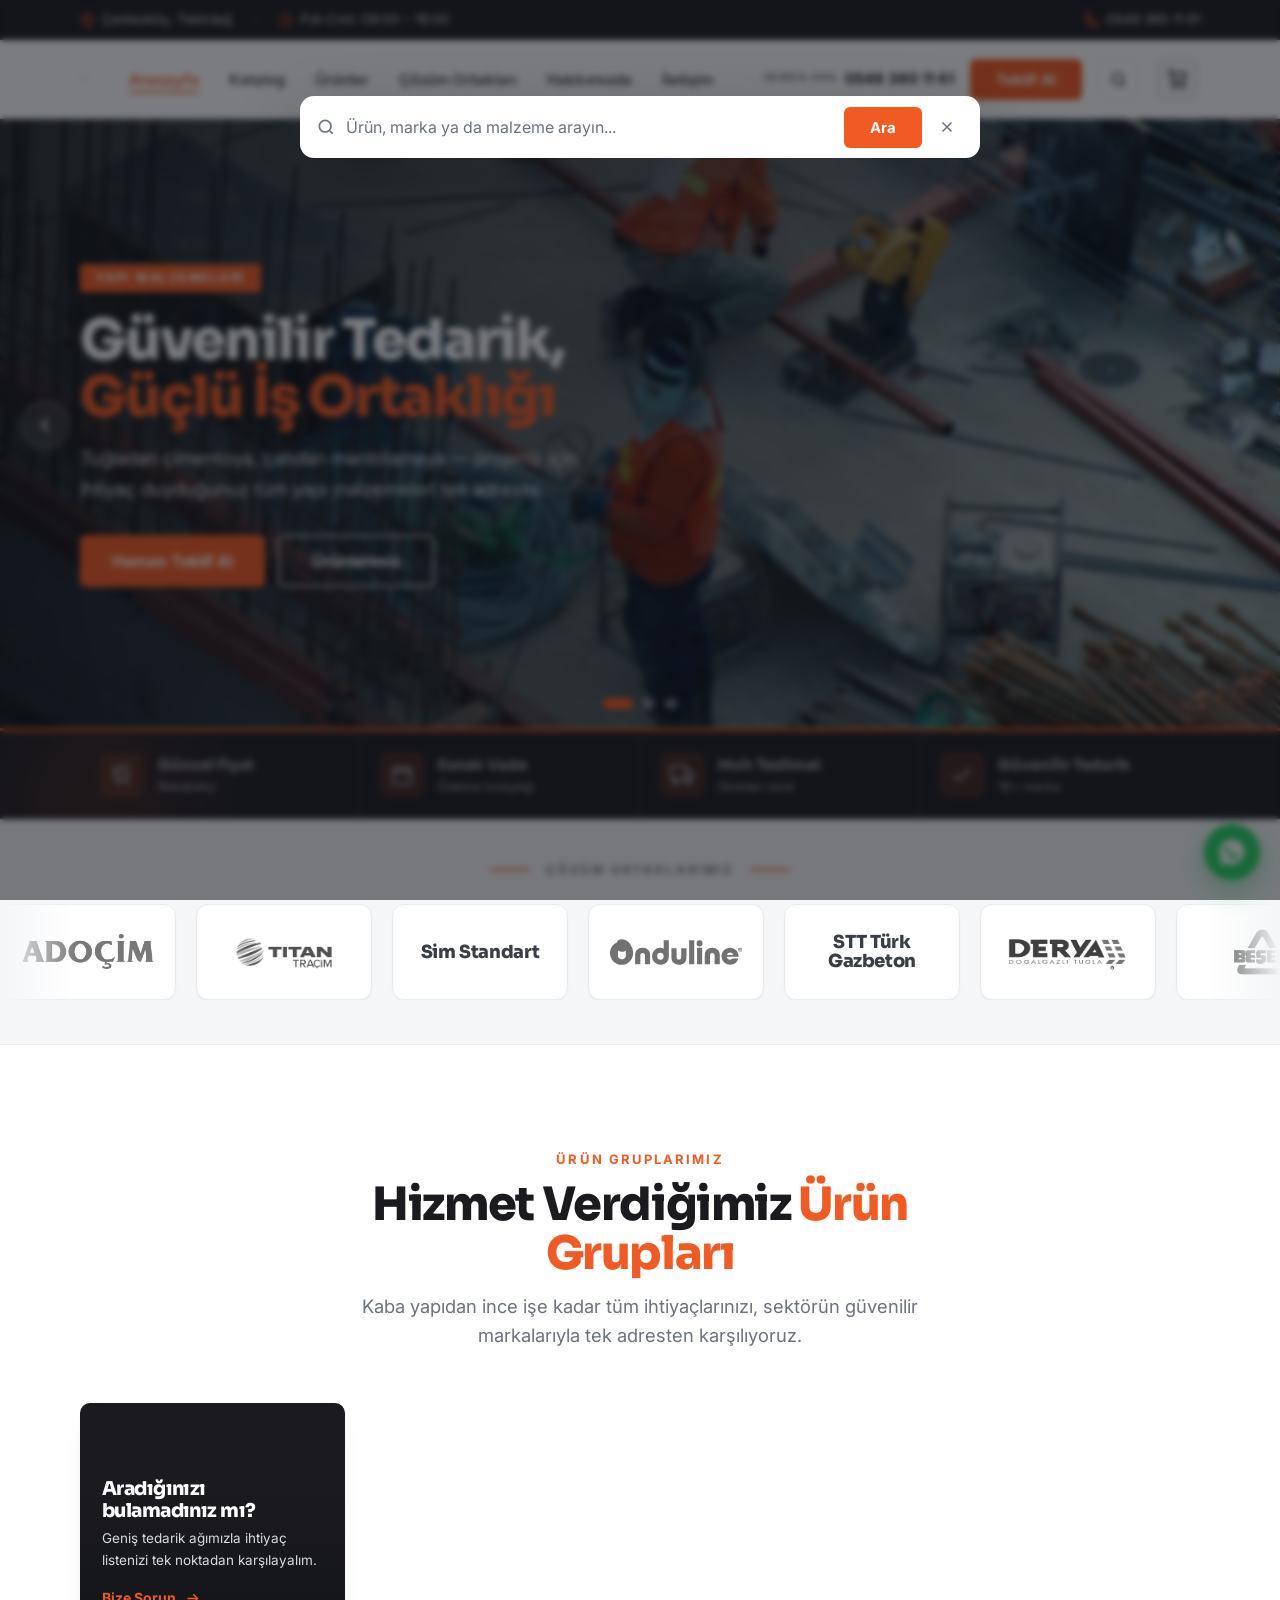
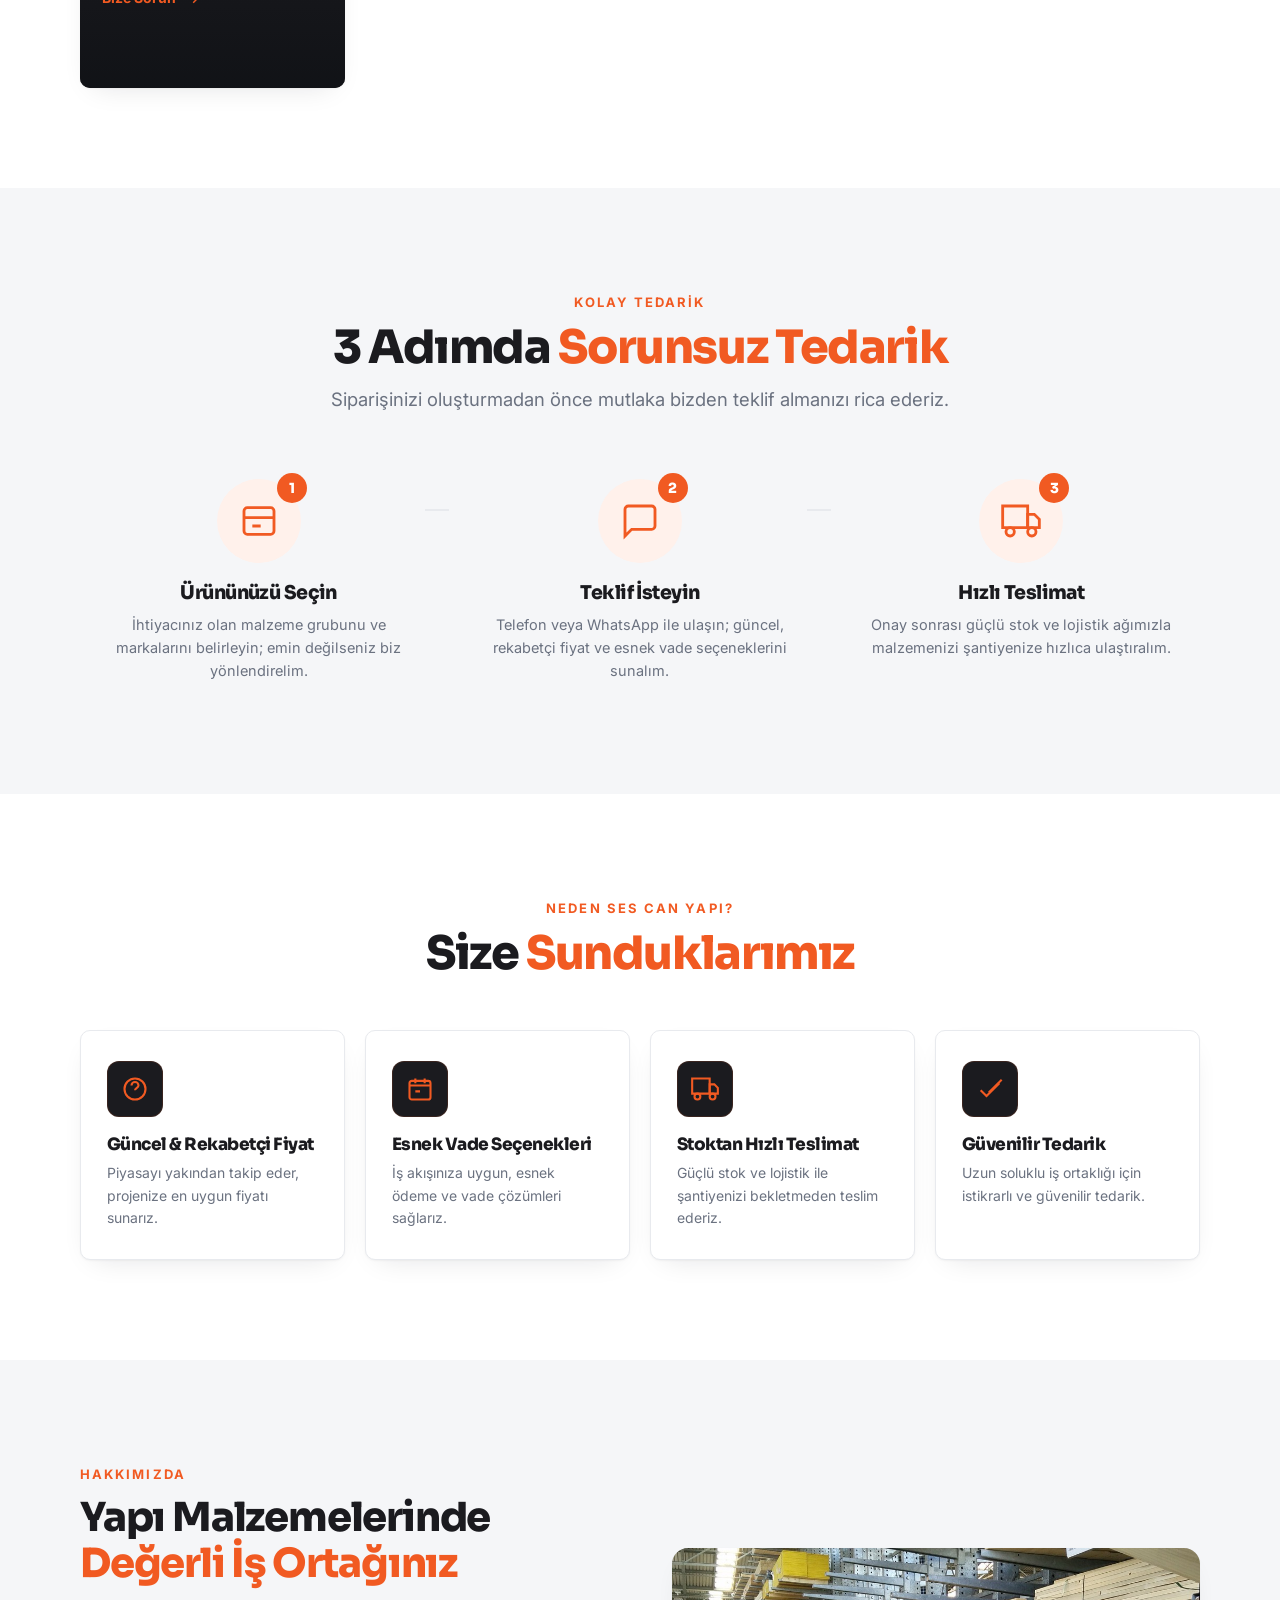
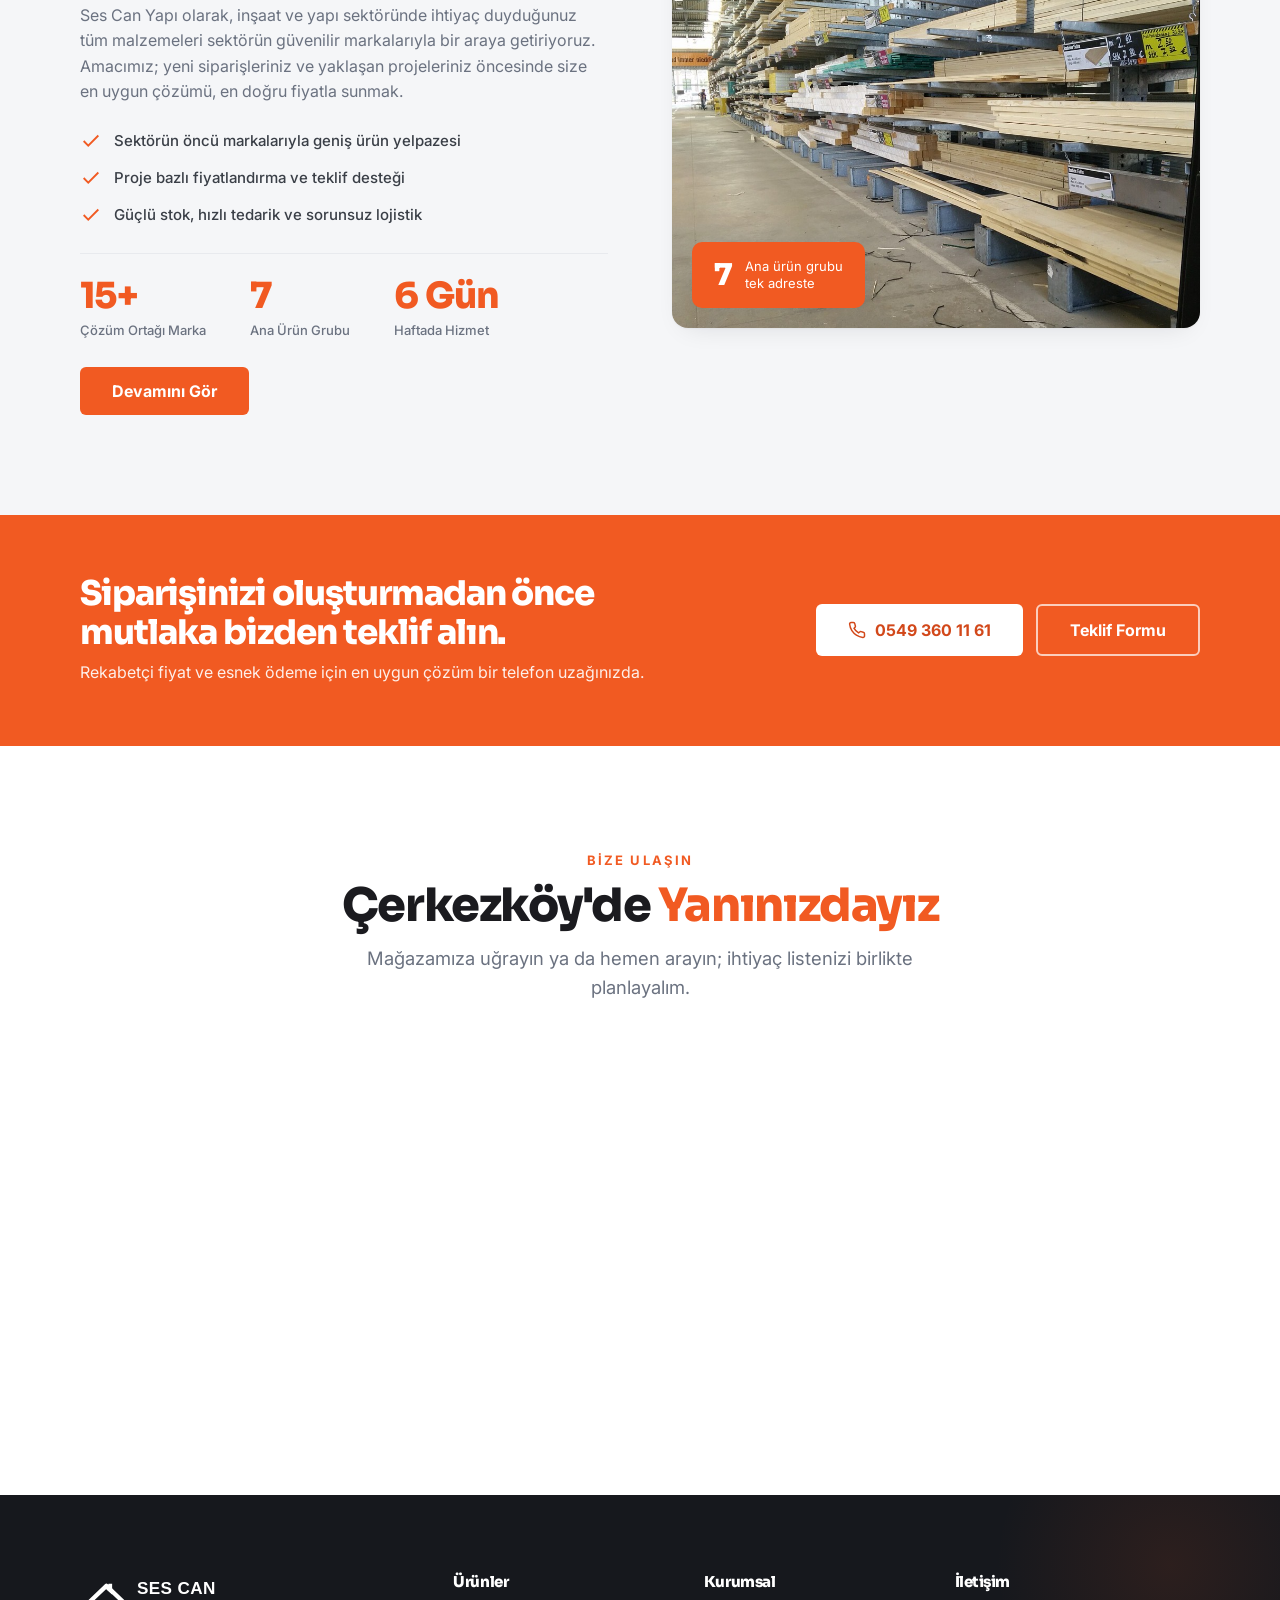
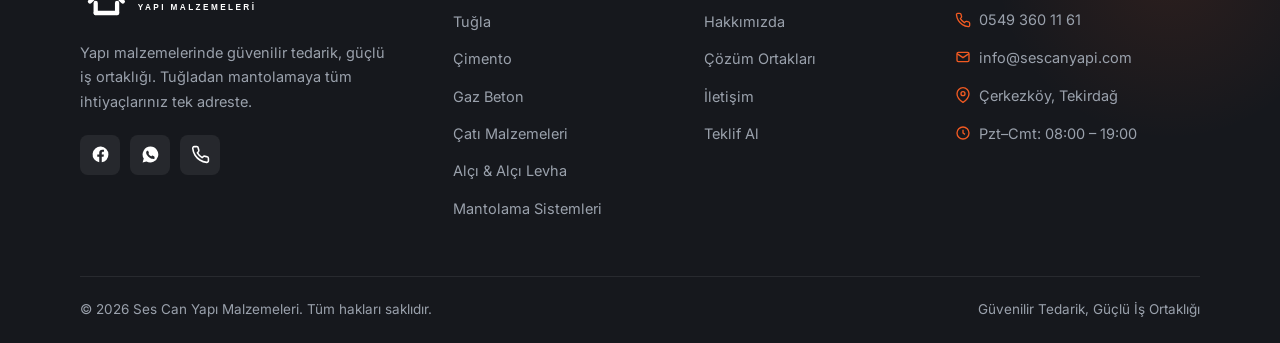
<file: index.html>
<!DOCTYPE html>
<html lang="tr">
<head>
<meta charset="UTF-8">
<meta name="viewport" content="width=device-width, initial-scale=1.0">
<title>Ses Can Yapı — Yapı Malzemeleri | Güvenilir Tedarik, Güçlü İş Ortaklığı</title>
<meta name="description" content="Ses Can Yapı — Çerkezköy yapı malzemeleri tedariki. Tuğla, çimento, gaz beton, çatı, alçı, su yalıtımı ve mantolama sistemlerinde rekabetçi fiyat, esnek vade ve stoktan hızlı teslimat. Hemen teklif alın.">
<meta name="theme-color" content="#F15A22">
<meta name="author" content="Ses Can Yapı Malzemeleri">
<!-- Sosyal paylaşım (OG) — YAYIN SONRASI og:url ve og:image'i tam alan adıyla (https://siteniz.com/...) güncelleyin -->
<meta property="og:type" content="website">
<meta property="og:site_name" content="Ses Can Yapı">
<meta property="og:title" content="Ses Can Yapı — Güvenilir Tedarik, Güçlü İş Ortaklığı">
<meta property="og:description" content="Tuğla, çimento, çatı, alçı, su yalıtımı ve mantolama — projeniz için tüm yapı malzemeleri tek adreste. Hemen teklif alın: 0549 360 11 61">
<meta property="og:image" content="https://heyinora-max.github.io/sescanyapi/assets/og-image.jpg">
<meta property="og:locale" content="tr_TR">
<meta property="og:url" content="https://heyinora-max.github.io/sescanyapi/">
<link rel="canonical" href="https://heyinora-max.github.io/sescanyapi/">
<meta name="twitter:card" content="summary_large_image">
<meta name="twitter:title" content="Ses Can Yapı — Güvenilir Tedarik, Güçlü İş Ortaklığı">
<meta name="twitter:description" content="Yapı malzemelerinde güvenilir tedarik. Hemen teklif alın: 0549 360 11 61">
<meta name="twitter:image" content="https://heyinora-max.github.io/sescanyapi/assets/og-image.jpg">
<link rel="preconnect" href="https://fonts.googleapis.com">
<link rel="preconnect" href="https://fonts.gstatic.com" crossorigin>
<link href="https://fonts.googleapis.com/css2?family=Inter:wght@400;500;600;700&family=Sora:wght@600;700;800&display=swap" rel="stylesheet">
<link rel="preload" as="image" fetchpriority="high" href="assets/hero/slide1.jpg">
<link rel="stylesheet" href="css/style.css?v=8">
<link rel="stylesheet" href="css/katalog.css?v=1">
<link rel="icon" href="assets/icon.svg" type="image/svg+xml">
<link rel="apple-touch-icon" href="assets/icon-192.png">
<link rel="manifest" href="site.webmanifest">
<script type="application/ld+json">
{
  "@context": "https://schema.org",
  "@type": "HardwareStore",
  "name": "Ses Can Yapı Malzemeleri",
  "description": "Çerkezköy yapı malzemeleri tedariki — tuğla, çimento, gaz beton, çatı, alçı, su yalıtımı ve mantolama sistemleri.",
  "url": "https://heyinora-max.github.io/sescanyapi/",
  "image": "https://heyinora-max.github.io/sescanyapi/assets/og-image.jpg",
  "telephone": "+905493601161",
  "address": {
    "@type": "PostalAddress",
    "addressLocality": "Çerkezköy",
    "addressRegion": "Tekirdağ",
    "addressCountry": "TR"
  },
  "openingHoursSpecification": {
    "@type": "OpeningHoursSpecification",
    "dayOfWeek": ["Monday","Tuesday","Wednesday","Thursday","Friday","Saturday"],
    "opens": "08:00",
    "closes": "19:00"
  },
  "sameAs": ["https://www.facebook.com/profile.php?id=61588312053730"],
  "priceRange": "₺₺"
}
</script>
</head>
<body>

<!-- ===== TOPBAR ===== -->
<div class="topbar">
  <div class="container">
    <div class="topbar__left">
      <a href="iletisim.html"><svg viewBox="0 0 24 24" fill="none" stroke="currentColor" stroke-width="2"><path d="M21 10c0 7-9 13-9 13s-9-6-9-13a9 9 0 0 1 18 0z"/><circle cx="12" cy="10" r="3"/></svg> Çerkezköy, Tekirdağ</a>
      <span class="sep">•</span>
      <span><svg viewBox="0 0 24 24" fill="none" stroke="currentColor" stroke-width="2"><circle cx="12" cy="12" r="9"/><path d="M12 7v5l3 2"/></svg> Pzt–Cmt: 08:00 – 19:00</span>
    </div>
    <div class="topbar__right">
      <a href="tel:+905493601161"><svg viewBox="0 0 24 24" fill="none" stroke="currentColor" stroke-width="2"><path d="M22 16.9v3a2 2 0 0 1-2.2 2 19.8 19.8 0 0 1-8.6-3 19.5 19.5 0 0 1-6-6 19.8 19.8 0 0 1-3-8.6A2 2 0 0 1 4.1 2h3a2 2 0 0 1 2 1.7c.1.9.4 1.8.7 2.7a2 2 0 0 1-.5 2.1L8.1 9.9a16 16 0 0 0 6 6l1.4-1.2a2 2 0 0 1 2.1-.5c.9.3 1.8.6 2.7.7a2 2 0 0 1 1.7 2z"/></svg> 0549 360 11 61</a>
    </div>
  </div>
</div>

<!-- ===== HEADER ===== -->
<header class="header">
  <div class="container">
    <nav class="nav">
      <a class="nav__logo" href="index.html" aria-label="Ses Can Yapı ana sayfa"><img src="assets/logo.svg" alt="Ses Can Yapı"></a>
      <ul class="nav__menu">
        <li><a href="index.html" class="active">Anasayfa</a></li>
        <li><a href="katalog.html">Katalog</a></li>
        <li><a href="urunler.html">Ürünler</a></li>
        <li><a href="index.html#partners">Çözüm Ortakları</a></li>
        <li><a href="hakkimizda.html">Hakkımızda</a></li>
        <li><a href="iletisim.html">İletişim</a></li>
      </ul>
      <div class="nav__cta">
        <a class="nav__phone" href="tel:+905493601161">
          <svg viewBox="0 0 24 24" fill="none" stroke="currentColor" stroke-width="2"><path d="M22 16.9v3a2 2 0 0 1-2.2 2 19.8 19.8 0 0 1-8.6-3 19.5 19.5 0 0 1-6-6 19.8 19.8 0 0 1-3-8.6A2 2 0 0 1 4.1 2h3a2 2 0 0 1 2 1.7c.1.9.4 1.8.7 2.7a2 2 0 0 1-.5 2.1L8.1 9.9a16 16 0 0 0 6 6l1.4-1.2a2 2 0 0 1 2.1-.5c.9.3 1.8.6 2.7.7a2 2 0 0 1 1.7 2z"/></svg>
          <span>Hemen Ara</span>0549 360 11 61
        </a>
        <a class="btn btn-primary" href="iletisim.html">Teklif Al</a>
        <a class="nav__sepet" href="sepet.html" aria-label="Teklif sepeti">
          <svg viewBox="0 0 24 24" fill="none" stroke="currentColor" stroke-width="2"><path d="M6 6h15l-1.5 9h-12z"/><path d="M6 6L5 3H2"/><circle cx="9" cy="20" r="1.6"/><circle cx="18" cy="20" r="1.6"/></svg>
          <span class="sayi" data-sepet-rozet hidden>0</span>
        </a>
        <button class="nav__toggle" aria-label="Menüyü aç"><svg viewBox="0 0 24 24" fill="none" stroke="currentColor" stroke-width="2"><path d="M3 6h18M3 12h18M3 18h18"/></svg></button>
      </div>
    </nav>
  </div>
</header>

<!-- ===== MOBILE DRAWER ===== -->
<div class="drawer" id="drawer">
  <div class="drawer__scrim"></div>
  <div class="drawer__panel">
    <div class="drawer__head">
      <img src="assets/logo.svg" alt="Ses Can Yapı">
      <button class="drawer__close" aria-label="Kapat"><svg viewBox="0 0 24 24" fill="none" stroke="currentColor" stroke-width="2"><path d="M18 6L6 18M6 6l12 12"/></svg></button>
    </div>
    <a class="link" href="index.html">Anasayfa</a>
    <a class="link" href="katalog.html">Katalog</a>
    <a class="link" href="urunler.html">Ürünler</a>
    <a class="link" href="index.html#partners">Çözüm Ortakları</a>
    <a class="link" href="hakkimizda.html">Hakkımızda</a>
    <a class="link" href="iletisim.html">İletişim</a>
    <a class="link drawer__sepet" href="sepet.html">Teklif Sepeti <span class="sayi" data-sepet-rozet hidden>0</span></a>
    <a class="btn btn-primary" href="iletisim.html">Teklif Al</a>
    <div class="drawer__contact"><a href="tel:+905493601161">0549 360 11 61</a><br>Çerkezköy, Tekirdağ</div>
  </div>
</div>

<!-- ===== HERO SLIDER ===== -->
<section class="hero">
  <div class="slider">
    <div class="slide active">
      <div class="slide__bg" style="background-image:url('assets/hero/slide1.jpg')"></div>
      <div class="slide__inner"><div class="container"><div class="slide__box">
        <span class="slide__tag">Yapı Malzemeleri</span>
        <h2>Güvenilir Tedarik,<br><span class="u">Güçlü İş Ortaklığı</span></h2>
        <p>Tuğladan çimentoya, çatıdan mantolamaya — projeniz için ihtiyaç duyduğunuz tüm yapı malzemeleri tek adreste.</p>
        <div class="slide__actions">
          <a class="btn btn-primary btn-lg" href="iletisim.html">Hemen Teklif Al</a>
          <a class="btn btn-ghost btn-lg" href="urunler.html">Ürünlerimiz</a>
        </div>
      </div></div></div>
    </div>
    <div class="slide">
      <div class="slide__bg" data-bg="assets/hero/slide2.jpg"></div>
      <div class="slide__inner"><div class="container"><div class="slide__box">
        <span class="slide__tag">Rekabetçi Fiyat · Esnek Vade</span>
        <h2>Doğru Malzeme,<br><span class="u">Doğru Fiyat</span></h2>
        <p>Güncel ve rekabetçi fiyatlarımız, esnek ödeme seçeneklerimizle projenize en uygun çözümü sunuyoruz.</p>
        <div class="slide__actions">
          <a class="btn btn-primary btn-lg" href="iletisim.html">Fiyat Teklifi Al</a>
          <a class="btn btn-ghost btn-lg" href="hakkimizda.html">Hakkımızda</a>
        </div>
      </div></div></div>
    </div>
    <div class="slide">
      <div class="slide__bg" data-bg="assets/hero/slide3.jpg"></div>
      <div class="slide__inner"><div class="container"><div class="slide__box">
        <span class="slide__tag">Güçlü Stok · Hızlı Lojistik</span>
        <h2>Stoktan<br><span class="u">Hızlı Teslimat</span></h2>
        <p>Güçlü stok ve lojistik ağımızla malzemenizi bekletmeden şantiyenize ulaştırıyoruz.</p>
        <div class="slide__actions">
          <a class="btn btn-primary btn-lg" href="iletisim.html">Sipariş İçin Ara</a>
          <a class="btn btn-ghost btn-lg" href="urunler.html">Ürün Grupları</a>
        </div>
      </div></div></div>
    </div>
    <button class="slider__arrow prev" aria-label="Önceki"><svg viewBox="0 0 24 24" fill="none" stroke="currentColor" stroke-width="2"><path d="M15 18l-6-6 6-6"/></svg></button>
    <button class="slider__arrow next" aria-label="Sonraki"><svg viewBox="0 0 24 24" fill="none" stroke="currentColor" stroke-width="2"><path d="M9 18l6-6-6-6"/></svg></button>
    <div class="slider__dots">
      <button class="active" aria-label="1"></button>
      <button aria-label="2"></button>
      <button aria-label="3"></button>
    </div>
  </div>
  <!-- feature strip -->
  <div class="hero-strip">
    <div class="container">
      <div class="hstrip"><span class="hstrip__ic"><svg viewBox="0 0 24 24" fill="none" stroke="currentColor" stroke-width="2"><path d="M20.6 3.4a2 2 0 0 0-1.4-.6H9l-1 4M3 3l1 4m0 0 2 9h11l2-7H4z"/><circle cx="9" cy="20" r="1"/><circle cx="17" cy="20" r="1"/></svg></span><span><b>Güncel Fiyat</b><span>Rekabetçi</span></span></div>
      <div class="hstrip"><span class="hstrip__ic"><svg viewBox="0 0 24 24" fill="none" stroke="currentColor" stroke-width="2"><rect x="3" y="5" width="18" height="16" rx="2"/><path d="M3 9h18M8 3v4M16 3v4"/></svg></span><span><b>Esnek Vade</b><span>Ödeme kolaylığı</span></span></div>
      <div class="hstrip"><span class="hstrip__ic"><svg viewBox="0 0 24 24" fill="none" stroke="currentColor" stroke-width="2"><path d="M1 3h15v13H1z"/><path d="M16 8h4l3 3v5h-7z"/><circle cx="5.5" cy="18.5" r="2.5"/><circle cx="18.5" cy="18.5" r="2.5"/></svg></span><span><b>Hızlı Teslimat</b><span>Stoktan sevk</span></span></div>
      <div class="hstrip"><span class="hstrip__ic"><svg viewBox="0 0 24 24" fill="none" stroke="currentColor" stroke-width="2"><path d="M20 6L9 17l-5-5"/></svg></span><span><b>Güvenilir Tedarik</b><span>16+ marka</span></span></div>
    </div>
  </div>
</section>

<!-- ===== PARTNERS BAND (koyu, hero hemen altı) ===== -->
<section class="partners-band" id="partners">
  <div class="container"><p class="partners-band__cap">Çözüm Ortaklarımız</p></div>
  <div class="marquee"><div class="marquee__track" id="partners-track"></div></div>
</section>


<!-- ===== EN ÇOK SATANLAR (panelden yönetilir) ===== -->
<section class="section" id="cok-satan-bolum" hidden>
  <div class="container">
    <div class="cokSatan__ust reveal">
      <div class="section-head">
        <span class="eyebrow">Katalogdan</span>
        <h2>En Çok <span class="u">Satanlar</span></h2>
        <p>Şantiyelerin en sık istediği ürünler; fiyatları güncel tutuyoruz.</p>
      </div>
      <a class="btn btn-outline" href="katalog.html">Tüm Katalog
        <svg viewBox="0 0 24 24" fill="none" stroke="currentColor" stroke-width="2"><path d="M5 12h14M13 6l6 6-6 6"/></svg>
      </a>
    </div>
    <div class="ukartlar" id="cok-satan"></div>
  </div>
</section>

<!-- ===== PRODUCT TILES ===== -->
<section class="section" id="urunler">
  <div class="container">
    <div class="section-head center reveal">
      <span class="eyebrow">Ürün Gruplarımız</span>
      <h2>Hizmet Verdiğimiz <span class="u">Ürün Grupları</span></h2>
      <p>Kaba yapıdan ince işe kadar tüm ihtiyaçlarınızı, sektörün güvenilir markalarıyla tek adresten karşılıyoruz.</p>
    </div>
    <div class="tiles" id="grup-kutulari">
      <a class="tile reveal" href="iletisim.html" style="background:var(--ink)">
        <div class="tile__body" style="align-self:center">
          <h3>Aradığınızı bulamadınız mı?</h3>
          <p>Geniş tedarik ağımızla ihtiyaç listenizi tek noktadan karşılayalım.</p>
          <span class="tile__link" style="color:var(--orange)">Bize Sorun <svg viewBox="0 0 24 24" fill="none" stroke="currentColor" stroke-width="2"><path d="M5 12h14M13 6l6 6-6 6"/></svg></span>
        </div>
      </a>
    </div>
  </div>
</section>

<!-- ===== STEPS ===== -->
<section class="section section--soft">
  <div class="container">
    <div class="section-head center reveal">
      <span class="eyebrow">Kolay Tedarik</span>
      <h2>3 Adımda <span class="u">Sorunsuz Tedarik</span></h2>
      <p>Siparişinizi oluşturmadan önce mutlaka bizden teklif almanızı rica ederiz.</p>
    </div>
    <div class="steps">
      <div class="step reveal">
        <div class="step__ic"><span class="step__no">1</span><svg viewBox="0 0 24 24" fill="none" stroke="currentColor" stroke-width="1.7"><rect x="3" y="4" width="18" height="16" rx="2"/><path d="M3 10h18M8 15h5"/></svg></div>
        <h3>Ürününüzü Seçin</h3>
        <p>İhtiyacınız olan malzeme grubunu ve markalarını belirleyin; emin değilseniz biz yönlendirelim.</p>
      </div>
      <div class="step reveal">
        <div class="step__ic"><span class="step__no">2</span><svg viewBox="0 0 24 24" fill="none" stroke="currentColor" stroke-width="1.7"><path d="M21 15a2 2 0 0 1-2 2H7l-4 4V5a2 2 0 0 1 2-2h14a2 2 0 0 1 2 2z"/></svg></div>
        <h3>Teklif İsteyin</h3>
        <p>Telefon veya WhatsApp ile ulaşın; güncel, rekabetçi fiyat ve esnek vade seçeneklerini sunalım.</p>
      </div>
      <div class="step reveal">
        <div class="step__ic"><span class="step__no">3</span><svg viewBox="0 0 24 24" fill="none" stroke="currentColor" stroke-width="1.7"><path d="M1 3h15v13H1z"/><path d="M16 8h4l3 3v5h-7z"/><circle cx="5.5" cy="18.5" r="2.5"/><circle cx="18.5" cy="18.5" r="2.5"/></svg></div>
        <h3>Hızlı Teslimat</h3>
        <p>Onay sonrası güçlü stok ve lojistik ağımızla malzemenizi şantiyenize hızlıca ulaştıralım.</p>
      </div>
    </div>
  </div>
</section>

<!-- ===== SUPPORT CARDS ===== -->
<section class="section">
  <div class="container">
    <div class="section-head center reveal">
      <span class="eyebrow">Neden Ses Can Yapı?</span>
      <h2>Size <span class="u">Sunduklarımız</span></h2>
    </div>
    <div class="cards4">
      <div class="card4 reveal"><div class="card4__ic"><svg viewBox="0 0 24 24" fill="none" stroke="currentColor" stroke-width="1.8"><circle cx="12" cy="12" r="9"/><path d="M9 9a3 3 0 0 1 6 0c0 2-3 2.5-3 4"/><path d="M12 17h.01"/></svg></div><h3>Güncel & Rekabetçi Fiyat</h3><p>Piyasayı yakından takip eder, projenize en uygun fiyatı sunarız.</p></div>
      <div class="card4 reveal"><div class="card4__ic"><svg viewBox="0 0 24 24" fill="none" stroke="currentColor" stroke-width="1.8"><rect x="3" y="5" width="18" height="16" rx="2"/><path d="M3 9h18M8 3v4M16 3v4M8 14h4"/></svg></div><h3>Esnek Vade Seçenekleri</h3><p>İş akışınıza uygun, esnek ödeme ve vade çözümleri sağlarız.</p></div>
      <div class="card4 reveal"><div class="card4__ic"><svg viewBox="0 0 24 24" fill="none" stroke="currentColor" stroke-width="1.8"><path d="M1 3h15v13H1z"/><path d="M16 8h4l3 3v5h-7z"/><circle cx="5.5" cy="18.5" r="2.5"/><circle cx="18.5" cy="18.5" r="2.5"/></svg></div><h3>Stoktan Hızlı Teslimat</h3><p>Güçlü stok ve lojistik ile şantiyenizi bekletmeden teslim ederiz.</p></div>
      <div class="card4 reveal"><div class="card4__ic"><svg viewBox="0 0 24 24" fill="none" stroke="currentColor" stroke-width="1.8"><path d="M20 7L9 18l-5-5"/><path d="M22 4L11 15"/></svg></div><h3>Güvenilir Tedarik</h3><p>Uzun soluklu iş ortaklığı için istikrarlı ve güvenilir tedarik.</p></div>
    </div>
  </div>
</section>

<!-- ===== ABOUT SPLIT ===== -->
<section class="section section--soft" id="hakkimizda">
  <div class="container">
    <div class="split">
      <div class="split__content reveal">
        <span class="eyebrow">Hakkımızda</span>
        <h2>Yapı Malzemelerinde <span class="u">Değerli İş Ortağınız</span></h2>
        <p>Ses Can Yapı olarak, inşaat ve yapı sektöründe ihtiyaç duyduğunuz tüm malzemeleri sektörün güvenilir markalarıyla bir araya getiriyoruz. Amacımız; yeni siparişleriniz ve yaklaşan projeleriniz öncesinde size en uygun çözümü, en doğru fiyatla sunmak.</p>
        <ul class="checklist">
          <li><svg viewBox="0 0 24 24" fill="none" stroke="currentColor" stroke-width="2"><path d="M20 6L9 17l-5-5"/></svg> Sektörün öncü markalarıyla geniş ürün yelpazesi</li>
          <li><svg viewBox="0 0 24 24" fill="none" stroke="currentColor" stroke-width="2"><path d="M20 6L9 17l-5-5"/></svg> Proje bazlı fiyatlandırma ve teklif desteği</li>
          <li><svg viewBox="0 0 24 24" fill="none" stroke="currentColor" stroke-width="2"><path d="M20 6L9 17l-5-5"/></svg> Güçlü stok, hızlı tedarik ve sorunsuz lojistik</li>
        </ul>
        <div class="statrow">
          <div class="statrow__item"><b><span class="count" data-count="16">16</span>+</b><span>Çözüm Ortağı Marka</span></div>
          <div class="statrow__item"><b><span class="count" data-count="7">7</span></b><span>Ana Ürün Grubu</span></div>
          <div class="statrow__item"><b><span class="count" data-count="6">6</span> Gün</b><span>Haftada Hizmet</span></div>
        </div>
        <a class="btn btn-primary btn-lg" href="hakkimizda.html" style="margin-top:26px">Devamını Gör</a>
      </div>
      <div class="split__media reveal">
        <img src="assets/products/cat-depo.jpg" alt="Yapı malzemeleri deposu" loading="lazy">
        <div class="split__badge"><div class="n">7</div><div class="t">Ana ürün grubu<br>tek adreste</div></div>
      </div>
    </div>
  </div>
</section>

<!-- ===== CTA STRIP ===== -->
<section class="ctastrip">
  <div class="container">
    <div>
      <h2>Siparişinizi oluşturmadan önce mutlaka bizden teklif alın.</h2>
      <p>Rekabetçi fiyat ve esnek ödeme için en uygun çözüm bir telefon uzağınızda.</p>
    </div>
    <div class="ctastrip__actions">
      <a class="btn btn-primary btn-lg" href="tel:+905493601161">
        <svg viewBox="0 0 24 24" fill="none" stroke="currentColor" stroke-width="2"><path d="M22 16.9v3a2 2 0 0 1-2.2 2 19.8 19.8 0 0 1-8.6-3 19.5 19.5 0 0 1-6-6 19.8 19.8 0 0 1-3-8.6A2 2 0 0 1 4.1 2h3a2 2 0 0 1 2 1.7c.1.9.4 1.8.7 2.7a2 2 0 0 1-.5 2.1L8.1 9.9a16 16 0 0 0 6 6l1.4-1.2a2 2 0 0 1 2.1-.5c.9.3 1.8.6 2.7.7a2 2 0 0 1 1.7 2z"/></svg>
        0549 360 11 61
      </a>
      <a class="btn btn-ghost btn-lg" href="iletisim.html">Teklif Formu</a>
    </div>
  </div>
</section>

<!-- ===== MAP ===== -->
<section class="section" style="padding-bottom:0">
  <div class="container">
    <div class="section-head center reveal">
      <span class="eyebrow">Bize Ulaşın</span>
      <h2>Çerkezköy'de <span class="u">Yanınızdayız</span></h2>
      <p>Mağazamıza uğrayın ya da hemen arayın; ihtiyaç listenizi birlikte planlayalım.</p>
    </div>
  </div>
  <div class="map-full reveal">
    <iframe title="Ses Can Yapı konum" src="https://www.google.com/maps?q=%C3%87erkezk%C3%B6y%2C+Tekirda%C4%9F&output=embed" loading="lazy" referrerpolicy="no-referrer-when-downgrade"></iframe>
  </div>
</section>

<!-- ===== FOOTER ===== -->
<footer class="footer">
  <div class="container">
    <div class="footer__grid">
      <div class="footer__brand">
        <img src="assets/logo.svg" alt="Ses Can Yapı">
        <p>Yapı malzemelerinde güvenilir tedarik, güçlü iş ortaklığı. Tuğladan mantolamaya tüm ihtiyaçlarınız tek adreste.</p>
        <div class="footer__social">
          <a href="https://www.facebook.com/profile.php?id=61588312053730" target="_blank" rel="noopener" aria-label="Facebook"><svg viewBox="0 0 24 24" fill="currentColor"><path d="M22 12a10 10 0 1 0-11.6 9.9v-7H7.9V12h2.5V9.8c0-2.5 1.5-3.9 3.8-3.9 1.1 0 2.2.2 2.2.2v2.5h-1.2c-1.2 0-1.6.8-1.6 1.6V12h2.7l-.4 2.9h-2.3v7A10 10 0 0 0 22 12z"/></svg></a>
          <a href="https://wa.me/905493601161" target="_blank" rel="noopener" aria-label="WhatsApp"><svg viewBox="0 0 24 24" fill="currentColor"><path d="M12 2a10 10 0 0 0-8.5 15.2L2 22l4.9-1.3A10 10 0 1 0 12 2zm5.8 14.2c-.2.7-1.4 1.3-1.9 1.4-.5.1-1.1.1-1.8-.1-.4-.1-1-.3-1.6-.6-2.9-1.2-4.7-4.1-4.9-4.3-.1-.2-1.1-1.5-1.1-2.8s.7-2 .9-2.2c.2-.3.5-.3.7-.3h.5c.2 0 .4 0 .6.5l.8 1.9c.1.2.1.4 0 .5l-.3.5c-.1.2-.3.3-.1.6.1.3.6 1 1.3 1.7.9.8 1.6 1 1.9 1.2.2.1.4.1.5-.1l.6-.7c.2-.2.3-.2.6-.1l1.8.9c.2.1.4.2.5.3.1.2.1.7-.1 1.3z"/></svg></a>
          <a href="tel:+905493601161" aria-label="Telefon"><svg viewBox="0 0 24 24" fill="none" stroke="currentColor" stroke-width="2"><path d="M22 16.9v3a2 2 0 0 1-2.2 2 19.8 19.8 0 0 1-8.6-3 19.5 19.5 0 0 1-6-6 19.8 19.8 0 0 1-3-8.6A2 2 0 0 1 4.1 2h3a2 2 0 0 1 2 1.7c.1.9.4 1.8.7 2.7a2 2 0 0 1-.5 2.1L8.1 9.9a16 16 0 0 0 6 6l1.4-1.2a2 2 0 0 1 2.1-.5c.9.3 1.8.6 2.7.7a2 2 0 0 1 1.7 2z"/></svg></a>
        </div>
      </div>
      <div class="footer__col">
        <h4>Ürünler</h4>
        <ul id="footer-gruplar">
          <li><a href="urunler.html#tugla">Tuğla</a></li>
          <li><a href="urunler.html#cimento">Çimento</a></li>
          <li><a href="urunler.html#gazbeton">Gaz Beton</a></li>
          <li><a href="urunler.html#cati">Çatı Malzemeleri</a></li>
          <li><a href="urunler.html#alci">Alçı & Alçı Levha</a></li>
          <li><a href="urunler.html#mantolama">Mantolama Sistemleri</a></li>
        </ul>
      </div>
      <div class="footer__col">
        <h4>Kurumsal</h4>
        <ul>
          <li><a href="hakkimizda.html">Hakkımızda</a></li>
          <li><a href="index.html#partners">Çözüm Ortakları</a></li>
          <li><a href="iletisim.html">İletişim</a></li>
          <li><a href="iletisim.html">Teklif Al</a></li>
        </ul>
      </div>
      <div class="footer__col">
        <h4>İletişim</h4>
        <ul>
          <li><a href="tel:+905493601161"><svg viewBox="0 0 24 24" fill="none" stroke="currentColor" stroke-width="2"><path d="M22 16.9v3a2 2 0 0 1-2.2 2 19.8 19.8 0 0 1-8.6-3 19.5 19.5 0 0 1-6-6 19.8 19.8 0 0 1-3-8.6A2 2 0 0 1 4.1 2h3a2 2 0 0 1 2 1.7c.1.9.4 1.8.7 2.7a2 2 0 0 1-.5 2.1L8.1 9.9a16 16 0 0 0 6 6l1.4-1.2a2 2 0 0 1 2.1-.5c.9.3 1.8.6 2.7.7a2 2 0 0 1 1.7 2z"/></svg> 0549 360 11 61</a></li>
          <li><a href="mailto:info@sescanyapi.com"><svg viewBox="0 0 24 24" fill="none" stroke="currentColor" stroke-width="2"><rect x="3" y="5" width="18" height="14" rx="2"/><path d="M3 7l9 6 9-6"/></svg> info@sescanyapi.com</a></li>
          <li><span><svg viewBox="0 0 24 24" fill="none" stroke="currentColor" stroke-width="2"><path d="M21 10c0 7-9 13-9 13s-9-6-9-13a9 9 0 0 1 18 0z"/><circle cx="12" cy="10" r="3"/></svg> Çerkezköy, Tekirdağ</span></li>
          <li><span><svg viewBox="0 0 24 24" fill="none" stroke="currentColor" stroke-width="2"><circle cx="12" cy="12" r="9"/><path d="M12 7v5l3 2"/></svg> Pzt–Cmt: 08:00 – 19:00</span></li>
        </ul>
      </div>
    </div>
    <div class="footer__bottom">
      <span>© <span id="year">2026</span> Ses Can Yapı Malzemeleri. Tüm hakları saklıdır.</span>
      <span>Güvenilir Tedarik, Güçlü İş Ortaklığı</span>
    </div>
  </div>
</footer>

<a class="wa-float" href="https://wa.me/905493601161" target="_blank" rel="noopener" aria-label="WhatsApp ile yazın">
  <svg viewBox="0 0 24 24" fill="currentColor"><path d="M12 2a10 10 0 0 0-8.5 15.2L2 22l4.9-1.3A10 10 0 1 0 12 2zm5.8 14.2c-.2.7-1.4 1.3-1.9 1.4-.5.1-1.1.1-1.8-.1-.4-.1-1-.3-1.6-.6-2.9-1.2-4.7-4.1-4.9-4.3-.1-.2-1.1-1.5-1.1-2.8s.7-2 .9-2.2c.2-.3.5-.3.7-.3h.5c.2 0 .4 0 .6.5l.8 1.9c.1.2.1.4 0 .5l-.3.5c-.1.2-.3.3-.1.6.1.3.6 1 1.3 1.7.9.8 1.6 1 1.9 1.2.2.1.4.1.5-.1l.6-.7c.2-.2.3-.2.6-.1l1.8.9c.2.1.4.2.5.3.1.2.1.7-.1 1.3z"/></svg>
</a>

<script src="js/config.js?v=2"></script>
<script src="js/veri.js?v=3"></script>
<script src="js/sepet.js?v=1"></script>
<script src="js/kart.js?v=1"></script>
<script src="js/anasayfa.js?v=2"></script>
<script src="js/main.js?v=8"></script>
</body>
</html>
</file>
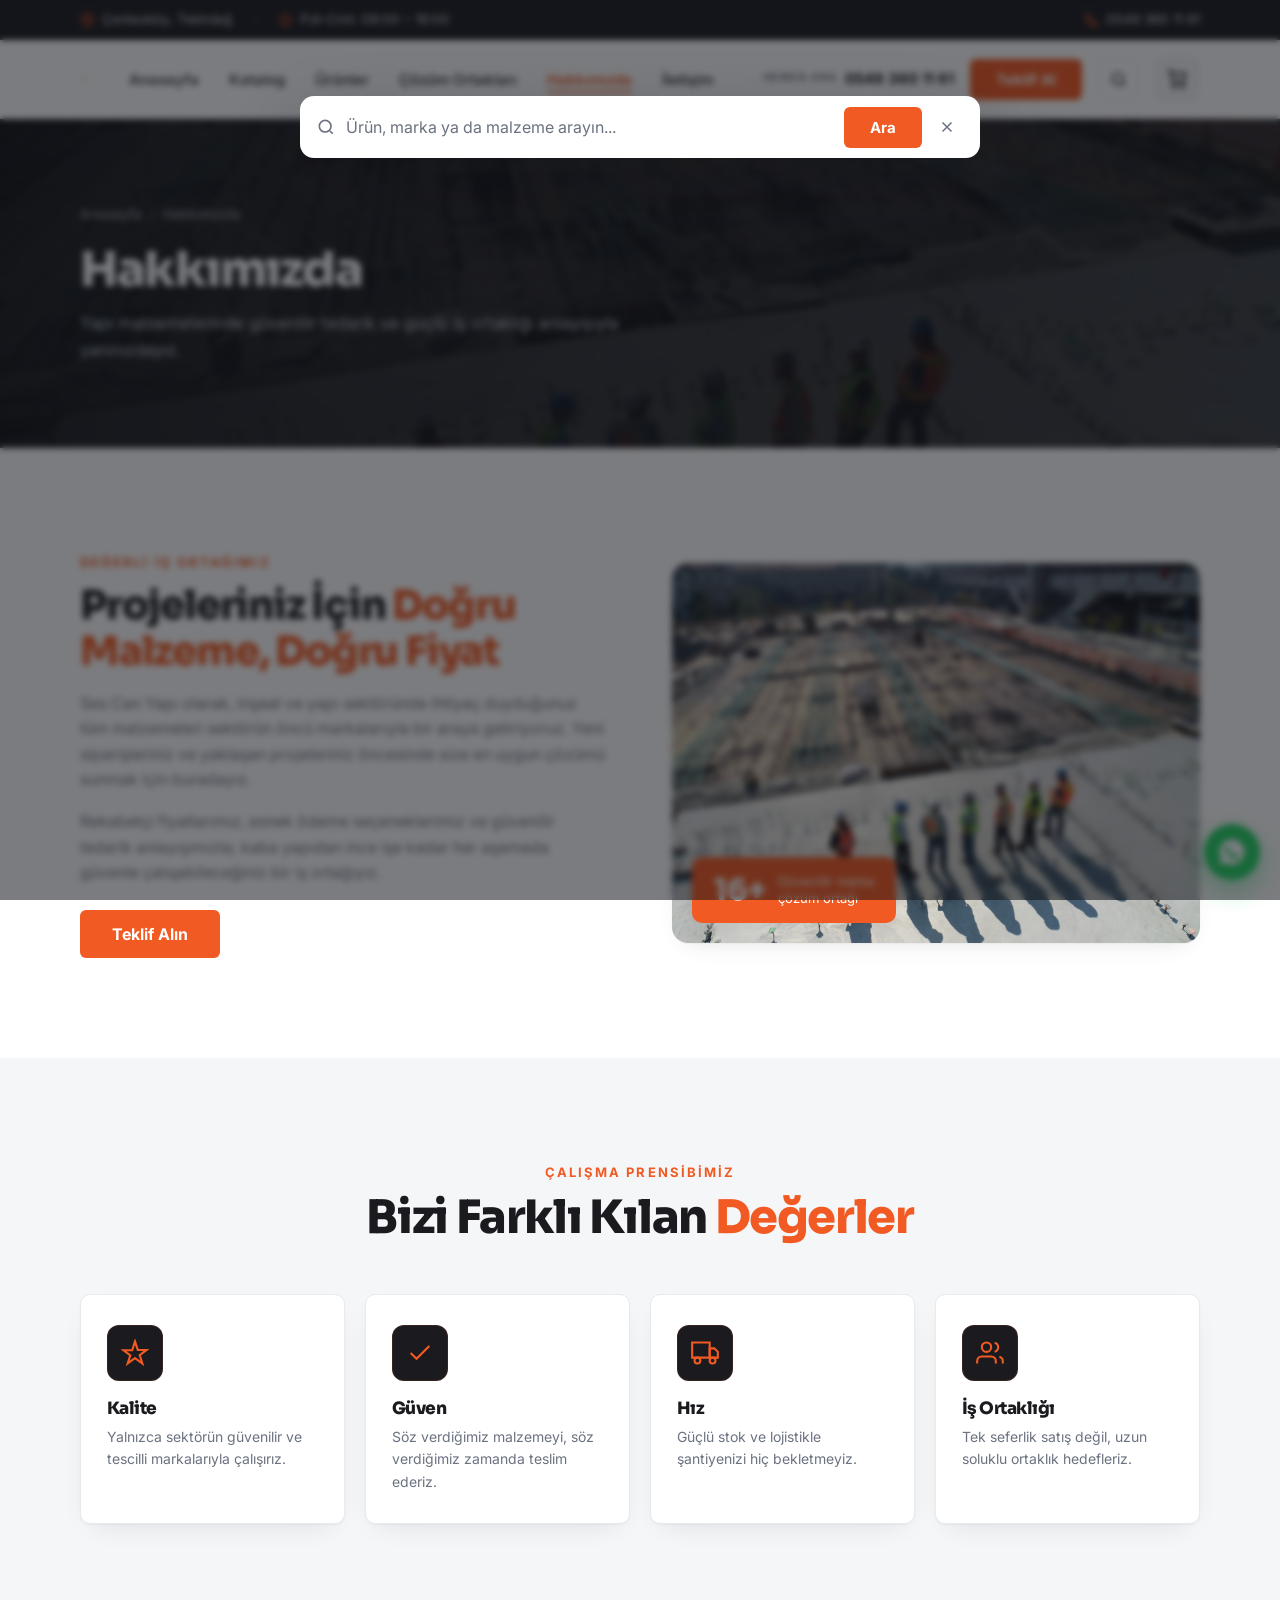
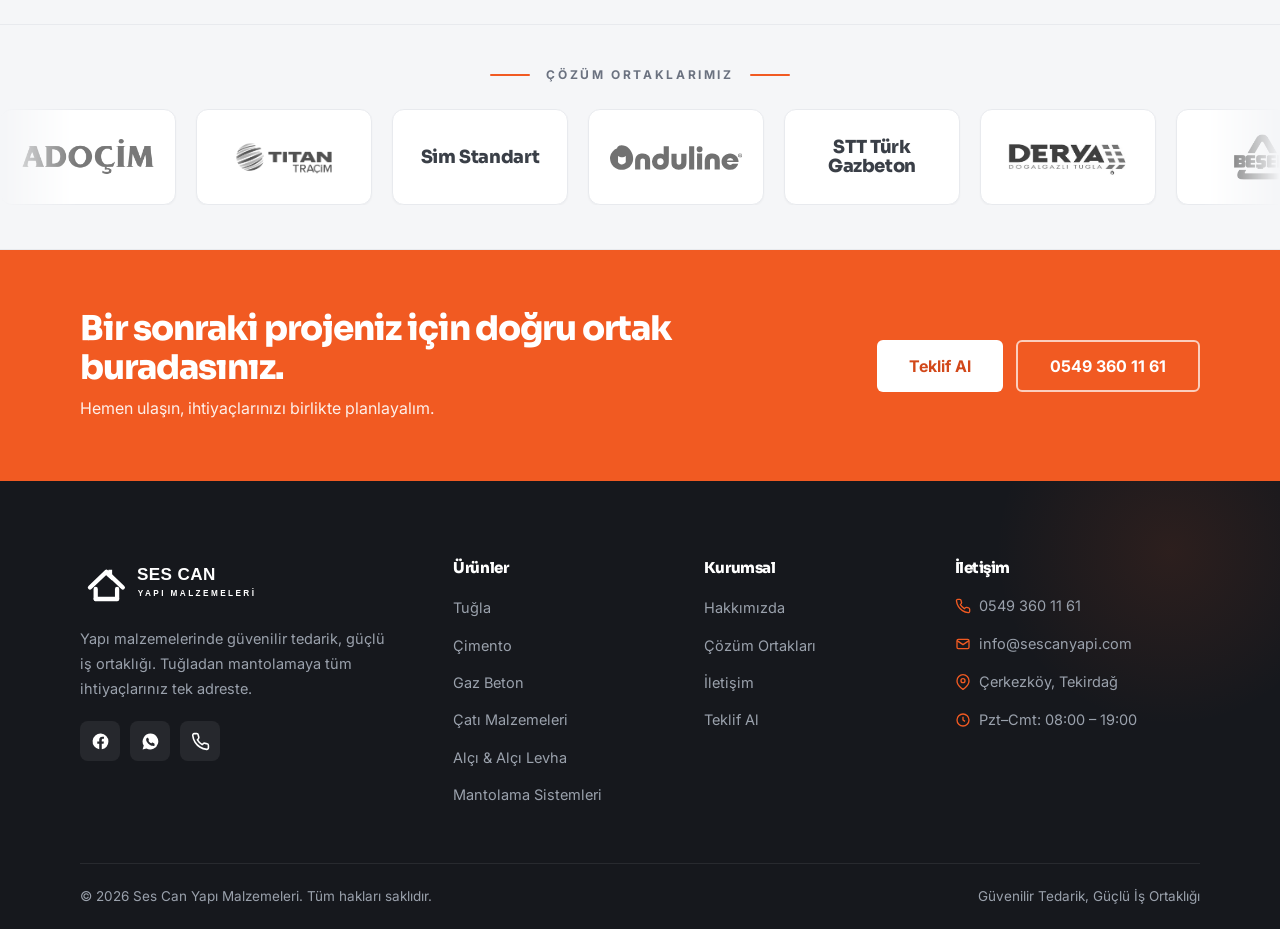
<file: hakkimizda.html>
<!DOCTYPE html>
<html lang="tr">
<head>
<meta charset="UTF-8">
<meta name="viewport" content="width=device-width, initial-scale=1.0">
<title>Hakkımızda — Ses Can Yapı | Güvenilir Yapı Malzemeleri Tedariki</title>
<meta name="description" content="Ses Can Yapı — Çerkezköy'de yapı malzemeleri tedariğinde güvenilir iş ortağınız. Değerlerimiz, çalışma prensibimiz ve çözüm ortaklarımız.">
<meta name="theme-color" content="#F15A22">
<meta property="og:type" content="website">
<meta property="og:site_name" content="Ses Can Yapı">
<meta property="og:title" content="Hakkımızda — Ses Can Yapı">
<meta property="og:description" content="Yapı malzemelerinde güvenilir tedarik ve güçlü iş ortaklığı anlayışıyla yanınızdayız.">
<meta property="og:image" content="https://heyinora-max.github.io/sescanyapi/assets/og-image.jpg">
<meta property="og:url" content="https://heyinora-max.github.io/sescanyapi/hakkimizda.html">
<link rel="canonical" href="https://heyinora-max.github.io/sescanyapi/hakkimizda.html">
<link rel="preconnect" href="https://fonts.googleapis.com">
<link rel="preconnect" href="https://fonts.gstatic.com" crossorigin>
<link href="https://fonts.googleapis.com/css2?family=Inter:wght@400;500;600;700&family=Sora:wght@600;700;800&display=swap" rel="stylesheet">
<link rel="stylesheet" href="css/style.css?v=8">
<link rel="stylesheet" href="css/katalog.css?v=1">
<link rel="icon" href="assets/icon.svg" type="image/svg+xml">
<link rel="apple-touch-icon" href="assets/icon-192.png">
<link rel="manifest" href="site.webmanifest">
</head>
<body>

<div class="topbar">
  <div class="container">
    <div class="topbar__left">
      <a href="iletisim.html"><svg viewBox="0 0 24 24" fill="none" stroke="currentColor" stroke-width="2"><path d="M21 10c0 7-9 13-9 13s-9-6-9-13a9 9 0 0 1 18 0z"/><circle cx="12" cy="10" r="3"/></svg> Çerkezköy, Tekirdağ</a>
      <span class="sep">•</span>
      <span><svg viewBox="0 0 24 24" fill="none" stroke="currentColor" stroke-width="2"><circle cx="12" cy="12" r="9"/><path d="M12 7v5l3 2"/></svg> Pzt–Cmt: 08:00 – 19:00</span>
    </div>
    <div class="topbar__right">
      <a href="tel:+905493601161"><svg viewBox="0 0 24 24" fill="none" stroke="currentColor" stroke-width="2"><path d="M22 16.9v3a2 2 0 0 1-2.2 2 19.8 19.8 0 0 1-8.6-3 19.5 19.5 0 0 1-6-6 19.8 19.8 0 0 1-3-8.6A2 2 0 0 1 4.1 2h3a2 2 0 0 1 2 1.7c.1.9.4 1.8.7 2.7a2 2 0 0 1-.5 2.1L8.1 9.9a16 16 0 0 0 6 6l1.4-1.2a2 2 0 0 1 2.1-.5c.9.3 1.8.6 2.7.7a2 2 0 0 1 1.7 2z"/></svg> 0549 360 11 61</a>
    </div>
  </div>
</div>

<header class="header">
  <div class="container">
    <nav class="nav">
      <a class="nav__logo" href="index.html" aria-label="Ses Can Yapı ana sayfa"><img src="assets/logo.svg" alt="Ses Can Yapı"></a>
      <ul class="nav__menu">
        <li><a href="index.html">Anasayfa</a></li>
        <li><a href="katalog.html">Katalog</a></li>
        <li><a href="urunler.html">Ürünler</a></li>
        <li><a href="index.html#partners">Çözüm Ortakları</a></li>
        <li><a href="hakkimizda.html" class="active">Hakkımızda</a></li>
        <li><a href="iletisim.html">İletişim</a></li>
      </ul>
      <div class="nav__cta">
        <a class="nav__phone" href="tel:+905493601161">
          <svg viewBox="0 0 24 24" fill="none" stroke="currentColor" stroke-width="2"><path d="M22 16.9v3a2 2 0 0 1-2.2 2 19.8 19.8 0 0 1-8.6-3 19.5 19.5 0 0 1-6-6 19.8 19.8 0 0 1-3-8.6A2 2 0 0 1 4.1 2h3a2 2 0 0 1 2 1.7c.1.9.4 1.8.7 2.7a2 2 0 0 1-.5 2.1L8.1 9.9a16 16 0 0 0 6 6l1.4-1.2a2 2 0 0 1 2.1-.5c.9.3 1.8.6 2.7.7a2 2 0 0 1 1.7 2z"/></svg>
          <span>Hemen Ara</span>0549 360 11 61
        </a>
        <a class="btn btn-primary" href="iletisim.html">Teklif Al</a>
        <a class="nav__sepet" href="sepet.html" aria-label="Teklif sepeti">
          <svg viewBox="0 0 24 24" fill="none" stroke="currentColor" stroke-width="2"><path d="M6 6h15l-1.5 9h-12z"/><path d="M6 6L5 3H2"/><circle cx="9" cy="20" r="1.6"/><circle cx="18" cy="20" r="1.6"/></svg>
          <span class="sayi" data-sepet-rozet hidden>0</span>
        </a>
        <button class="nav__toggle" aria-label="Menüyü aç"><svg viewBox="0 0 24 24" fill="none" stroke="currentColor" stroke-width="2"><path d="M3 6h18M3 12h18M3 18h18"/></svg></button>
      </div>
    </nav>
  </div>
</header>

<div class="drawer" id="drawer">
  <div class="drawer__scrim"></div>
  <div class="drawer__panel">
    <div class="drawer__head">
      <img src="assets/logo.svg" alt="Ses Can Yapı">
      <button class="drawer__close" aria-label="Kapat"><svg viewBox="0 0 24 24" fill="none" stroke="currentColor" stroke-width="2"><path d="M18 6L6 18M6 6l12 12"/></svg></button>
    </div>
    <a class="link" href="index.html">Anasayfa</a>
    <a class="link" href="katalog.html">Katalog</a>
    <a class="link" href="urunler.html">Ürünler</a>
    <a class="link" href="index.html#partners">Çözüm Ortakları</a>
    <a class="link" href="hakkimizda.html">Hakkımızda</a>
    <a class="link" href="iletisim.html">İletişim</a>
    <a class="link drawer__sepet" href="sepet.html">Teklif Sepeti <span class="sayi" data-sepet-rozet hidden>0</span></a>
    <a class="btn btn-primary" href="iletisim.html">Teklif Al</a>
    <div class="drawer__contact"><a href="tel:+905493601161">0549 360 11 61</a><br>Çerkezköy, Tekirdağ</div>
  </div>
</div>

<section class="pagehead" style="background-image:url('assets/hero/slide2.jpg')">
  <div class="container">
    <div class="crumbs"><a href="index.html">Anasayfa</a><span class="sep">/</span><span>Hakkımızda</span></div>
    <h1>Hakkımızda</h1>
    <p>Yapı malzemelerinde güvenilir tedarik ve güçlü iş ortaklığı anlayışıyla yanınızdayız.</p>
  </div>
</section>

<section class="section">
  <div class="container">
    <div class="split">
      <div class="split__content reveal">
        <span class="eyebrow">Değerli İş Ortağımız</span>
        <h2>Projeleriniz İçin <span class="u">Doğru Malzeme, Doğru Fiyat</span></h2>
        <p>Ses Can Yapı olarak, inşaat ve yapı sektöründe ihtiyaç duyduğunuz tüm malzemeleri sektörün öncü markalarıyla bir araya getiriyoruz. Yeni siparişleriniz ve yaklaşan projeleriniz öncesinde size en uygun çözümü sunmak için buradayız.</p>
        <p>Rekabetçi fiyatlarımız, esnek ödeme seçeneklerimiz ve güvenilir tedarik anlayışımızla; kaba yapıdan ince işe kadar her aşamada güvenle çalışabileceğiniz bir iş ortağıyız.</p>
        <a class="btn btn-primary btn-lg" href="iletisim.html" style="margin-top:24px">Teklif Alın</a>
      </div>
      <div class="split__media reveal">
        <img src="assets/hero/slide2.jpg" alt="İnşaat ve yapı malzemeleri" loading="lazy">
        <div class="split__badge"><div class="n">16+</div><div class="t">Güvenilir marka<br>çözüm ortağı</div></div>
      </div>
    </div>
  </div>
</section>

<section class="section section--soft">
  <div class="container">
    <div class="section-head center reveal">
      <span class="eyebrow">Çalışma Prensibimiz</span>
      <h2>Bizi Farklı Kılan <span class="u">Değerler</span></h2>
    </div>
    <div class="cards4">
      <div class="card4 reveal"><div class="card4__ic"><svg viewBox="0 0 24 24" fill="none" stroke="currentColor" stroke-width="1.8"><path d="M12 2l2.4 7.4H22l-6 4.4 2.3 7.2-6.3-4.6L5.7 21 8 14 2 9.6h7.6z"/></svg></div><h3>Kalite</h3><p>Yalnızca sektörün güvenilir ve tescilli markalarıyla çalışırız.</p></div>
      <div class="card4 reveal"><div class="card4__ic"><svg viewBox="0 0 24 24" fill="none" stroke="currentColor" stroke-width="1.8"><path d="M20 6L9 17l-5-5"/></svg></div><h3>Güven</h3><p>Söz verdiğimiz malzemeyi, söz verdiğimiz zamanda teslim ederiz.</p></div>
      <div class="card4 reveal"><div class="card4__ic"><svg viewBox="0 0 24 24" fill="none" stroke="currentColor" stroke-width="1.8"><path d="M1 3h15v13H1z"/><path d="M16 8h4l3 3v5h-7z"/><circle cx="5.5" cy="18.5" r="2.5"/><circle cx="18.5" cy="18.5" r="2.5"/></svg></div><h3>Hız</h3><p>Güçlü stok ve lojistikle şantiyenizi hiç bekletmeyiz.</p></div>
      <div class="card4 reveal"><div class="card4__ic"><svg viewBox="0 0 24 24" fill="none" stroke="currentColor" stroke-width="1.8"><path d="M17 21v-2a4 4 0 0 0-4-4H5a4 4 0 0 0-4 4v2"/><circle cx="9" cy="7" r="4"/><path d="M23 21v-2a4 4 0 0 0-3-3.87M16 3.13a4 4 0 0 1 0 7.75"/></svg></div><h3>İş Ortaklığı</h3><p>Tek seferlik satış değil, uzun soluklu ortaklık hedefleriz.</p></div>
    </div>
  </div>
</section>

<section class="partners-band" id="partners">
  <div class="container"><p class="partners-band__cap">Çözüm Ortaklarımız</p></div>
  <div class="marquee"><div class="marquee__track" id="partners-track"></div></div>
</section>

<section class="ctastrip">
  <div class="container">
    <div>
      <h2>Bir sonraki projeniz için doğru ortak buradasınız.</h2>
      <p>Hemen ulaşın, ihtiyaçlarınızı birlikte planlayalım.</p>
    </div>
    <div class="ctastrip__actions">
      <a class="btn btn-primary btn-lg" href="iletisim.html">Teklif Al</a>
      <a class="btn btn-ghost btn-lg" href="tel:+905493601161">0549 360 11 61</a>
    </div>
  </div>
</section>

<footer class="footer">
  <div class="container">
    <div class="footer__grid">
      <div class="footer__brand">
        <img src="assets/logo.svg" alt="Ses Can Yapı">
        <p>Yapı malzemelerinde güvenilir tedarik, güçlü iş ortaklığı. Tuğladan mantolamaya tüm ihtiyaçlarınız tek adreste.</p>
        <div class="footer__social">
          <a href="https://www.facebook.com/profile.php?id=61588312053730" target="_blank" rel="noopener" aria-label="Facebook"><svg viewBox="0 0 24 24" fill="currentColor"><path d="M22 12a10 10 0 1 0-11.6 9.9v-7H7.9V12h2.5V9.8c0-2.5 1.5-3.9 3.8-3.9 1.1 0 2.2.2 2.2.2v2.5h-1.2c-1.2 0-1.6.8-1.6 1.6V12h2.7l-.4 2.9h-2.3v7A10 10 0 0 0 22 12z"/></svg></a>
          <a href="https://wa.me/905493601161" target="_blank" rel="noopener" aria-label="WhatsApp"><svg viewBox="0 0 24 24" fill="currentColor"><path d="M12 2a10 10 0 0 0-8.5 15.2L2 22l4.9-1.3A10 10 0 1 0 12 2zm5.8 14.2c-.2.7-1.4 1.3-1.9 1.4-.5.1-1.1.1-1.8-.1-.4-.1-1-.3-1.6-.6-2.9-1.2-4.7-4.1-4.9-4.3-.1-.2-1.1-1.5-1.1-2.8s.7-2 .9-2.2c.2-.3.5-.3.7-.3h.5c.2 0 .4 0 .6.5l.8 1.9c.1.2.1.4 0 .5l-.3.5c-.1.2-.3.3-.1.6.1.3.6 1 1.3 1.7.9.8 1.6 1 1.9 1.2.2.1.4.1.5-.1l.6-.7c.2-.2.3-.2.6-.1l1.8.9c.2.1.4.2.5.3.1.2.1.7-.1 1.3z"/></svg></a>
          <a href="tel:+905493601161" aria-label="Telefon"><svg viewBox="0 0 24 24" fill="none" stroke="currentColor" stroke-width="2"><path d="M22 16.9v3a2 2 0 0 1-2.2 2 19.8 19.8 0 0 1-8.6-3 19.5 19.5 0 0 1-6-6 19.8 19.8 0 0 1-3-8.6A2 2 0 0 1 4.1 2h3a2 2 0 0 1 2 1.7c.1.9.4 1.8.7 2.7a2 2 0 0 1-.5 2.1L8.1 9.9a16 16 0 0 0 6 6l1.4-1.2a2 2 0 0 1 2.1-.5c.9.3 1.8.6 2.7.7a2 2 0 0 1 1.7 2z"/></svg></a>
        </div>
      </div>
      <div class="footer__col">
        <h4>Ürünler</h4>
        <ul id="footer-gruplar">
          <li><a href="urunler.html#tugla">Tuğla</a></li>
          <li><a href="urunler.html#cimento">Çimento</a></li>
          <li><a href="urunler.html#gazbeton">Gaz Beton</a></li>
          <li><a href="urunler.html#cati">Çatı Malzemeleri</a></li>
          <li><a href="urunler.html#alci">Alçı & Alçı Levha</a></li>
          <li><a href="urunler.html#mantolama">Mantolama Sistemleri</a></li>
        </ul>
      </div>
      <div class="footer__col">
        <h4>Kurumsal</h4>
        <ul>
          <li><a href="hakkimizda.html">Hakkımızda</a></li>
          <li><a href="index.html#partners">Çözüm Ortakları</a></li>
          <li><a href="iletisim.html">İletişim</a></li>
          <li><a href="iletisim.html">Teklif Al</a></li>
        </ul>
      </div>
      <div class="footer__col">
        <h4>İletişim</h4>
        <ul>
          <li><a href="tel:+905493601161"><svg viewBox="0 0 24 24" fill="none" stroke="currentColor" stroke-width="2"><path d="M22 16.9v3a2 2 0 0 1-2.2 2 19.8 19.8 0 0 1-8.6-3 19.5 19.5 0 0 1-6-6 19.8 19.8 0 0 1-3-8.6A2 2 0 0 1 4.1 2h3a2 2 0 0 1 2 1.7c.1.9.4 1.8.7 2.7a2 2 0 0 1-.5 2.1L8.1 9.9a16 16 0 0 0 6 6l1.4-1.2a2 2 0 0 1 2.1-.5c.9.3 1.8.6 2.7.7a2 2 0 0 1 1.7 2z"/></svg> 0549 360 11 61</a></li>
          <li><a href="mailto:info@sescanyapi.com"><svg viewBox="0 0 24 24" fill="none" stroke="currentColor" stroke-width="2"><rect x="3" y="5" width="18" height="14" rx="2"/><path d="M3 7l9 6 9-6"/></svg> info@sescanyapi.com</a></li>
          <li><span><svg viewBox="0 0 24 24" fill="none" stroke="currentColor" stroke-width="2"><path d="M21 10c0 7-9 13-9 13s-9-6-9-13a9 9 0 0 1 18 0z"/><circle cx="12" cy="10" r="3"/></svg> Çerkezköy, Tekirdağ</span></li>
          <li><span><svg viewBox="0 0 24 24" fill="none" stroke="currentColor" stroke-width="2"><circle cx="12" cy="12" r="9"/><path d="M12 7v5l3 2"/></svg> Pzt–Cmt: 08:00 – 19:00</span></li>
        </ul>
      </div>
    </div>
    <div class="footer__bottom">
      <span>© <span id="year">2026</span> Ses Can Yapı Malzemeleri. Tüm hakları saklıdır.</span>
      <span>Güvenilir Tedarik, Güçlü İş Ortaklığı</span>
    </div>
  </div>
</footer>

<a class="wa-float" href="https://wa.me/905493601161" target="_blank" rel="noopener" aria-label="WhatsApp ile yazın">
  <svg viewBox="0 0 24 24" fill="currentColor"><path d="M12 2a10 10 0 0 0-8.5 15.2L2 22l4.9-1.3A10 10 0 1 0 12 2zm5.8 14.2c-.2.7-1.4 1.3-1.9 1.4-.5.1-1.1.1-1.8-.1-.4-.1-1-.3-1.6-.6-2.9-1.2-4.7-4.1-4.9-4.3-.1-.2-1.1-1.5-1.1-2.8s.7-2 .9-2.2c.2-.3.5-.3.7-.3h.5c.2 0 .4 0 .6.5l.8 1.9c.1.2.1.4 0 .5l-.3.5c-.1.2-.3.3-.1.6.1.3.6 1 1.3 1.7.9.8 1.6 1 1.9 1.2.2.1.4.1.5-.1l.6-.7c.2-.2.3-.2.6-.1l1.8.9c.2.1.4.2.5.3.1.2.1.7-.1 1.3z"/></svg>
</a>

<script src="js/config.js?v=2"></script>
<script src="js/veri.js?v=3"></script>
<script src="js/sepet.js?v=1"></script>
<script src="js/kart.js?v=1"></script>
<script src="js/main.js?v=8"></script>
</body>
</html>
</file>
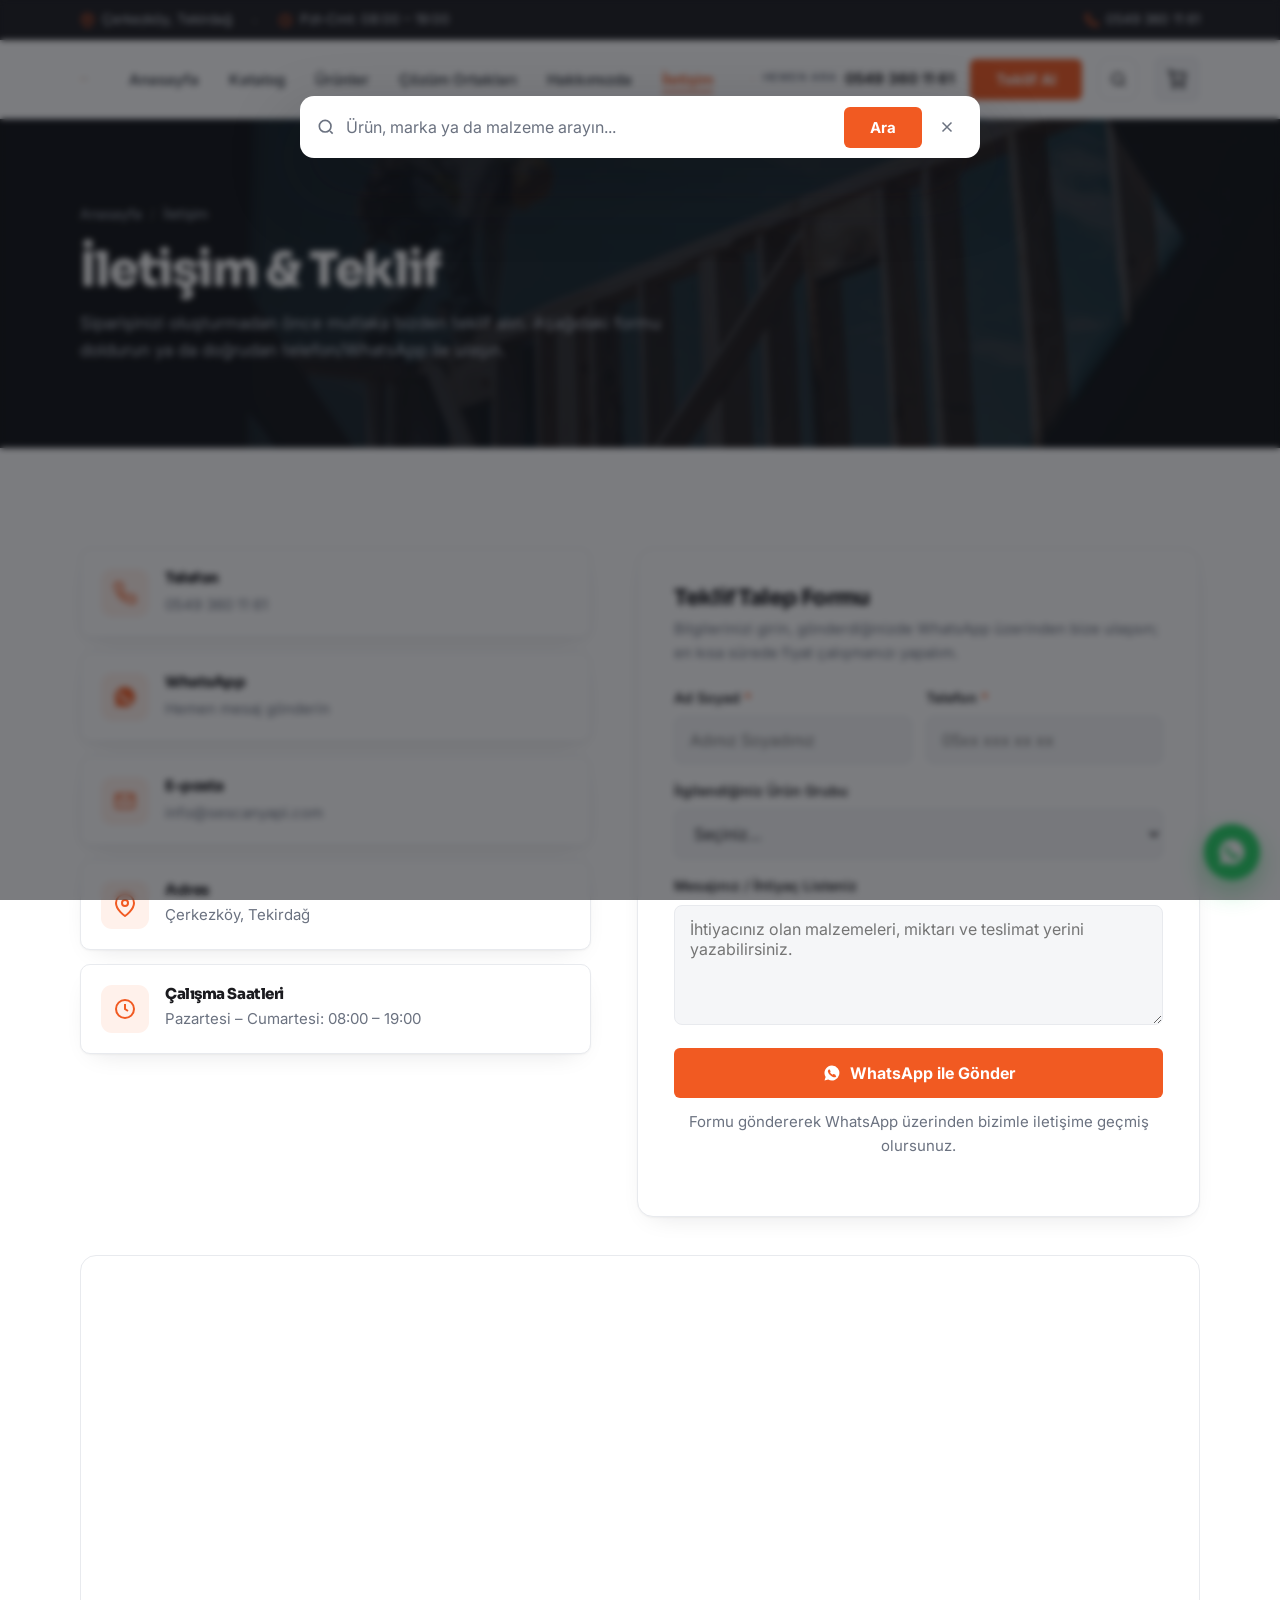
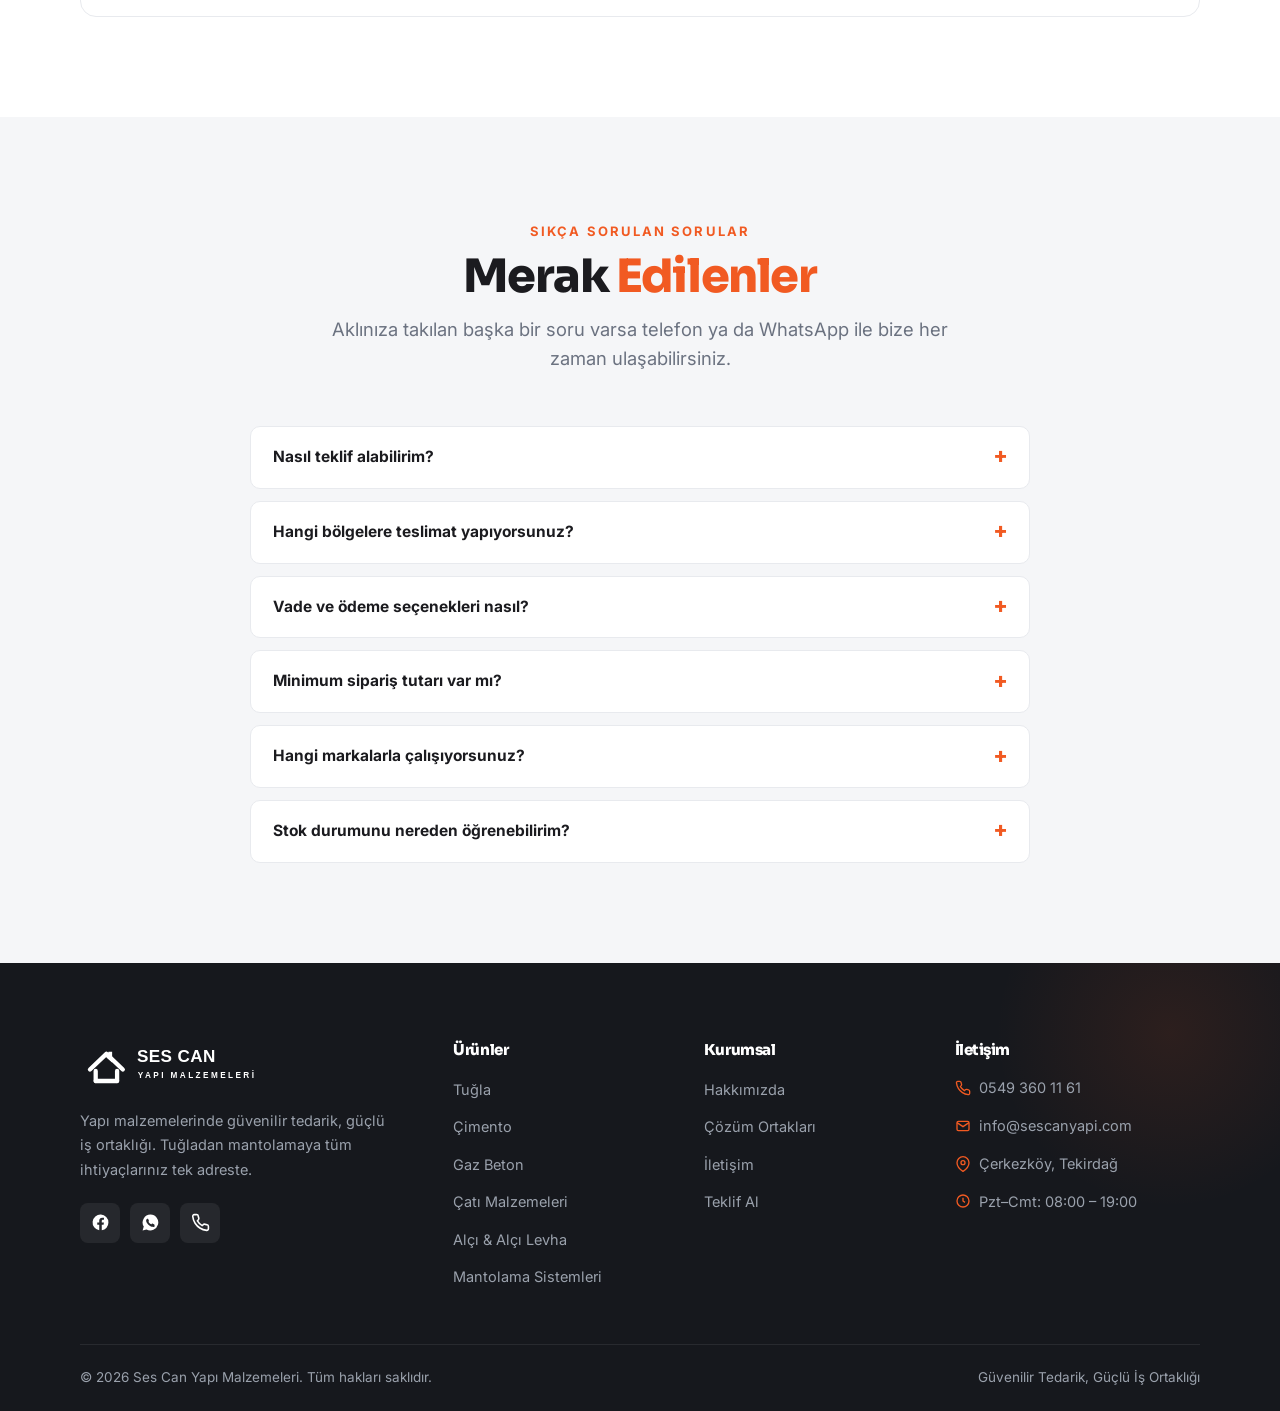
<file: iletisim.html>
<!DOCTYPE html>
<html lang="tr">
<head>
<meta charset="UTF-8">
<meta name="viewport" content="width=device-width, initial-scale=1.0">
<title>İletişim & Teklif — Ses Can Yapı | 0549 360 11 61</title>
<meta name="description" content="Ses Can Yapı ile iletişime geçin. Teklif formu, telefon 0549 360 11 61, WhatsApp ve adres bilgileri. Çerkezköy, Tekirdağ.">
<meta name="theme-color" content="#F15A22">
<meta property="og:type" content="website">
<meta property="og:site_name" content="Ses Can Yapı">
<meta property="og:title" content="İletişim & Teklif — Ses Can Yapı">
<meta property="og:description" content="Teklif formu, telefon ve WhatsApp — siparişinizi oluşturmadan önce mutlaka bizden teklif alın.">
<meta property="og:image" content="https://heyinora-max.github.io/sescanyapi/assets/og-image.jpg">
<meta property="og:url" content="https://heyinora-max.github.io/sescanyapi/iletisim.html">
<link rel="canonical" href="https://heyinora-max.github.io/sescanyapi/iletisim.html">
<link rel="preconnect" href="https://fonts.googleapis.com">
<link rel="preconnect" href="https://fonts.gstatic.com" crossorigin>
<link href="https://fonts.googleapis.com/css2?family=Inter:wght@400;500;600;700&family=Sora:wght@600;700;800&display=swap" rel="stylesheet">
<link rel="stylesheet" href="css/style.css?v=8">
<link rel="stylesheet" href="css/katalog.css?v=1">
<link rel="icon" href="assets/icon.svg" type="image/svg+xml">
<link rel="apple-touch-icon" href="assets/icon-192.png">
<link rel="manifest" href="site.webmanifest">
</head>
<body>

<div class="topbar">
  <div class="container">
    <div class="topbar__left">
      <a href="iletisim.html"><svg viewBox="0 0 24 24" fill="none" stroke="currentColor" stroke-width="2"><path d="M21 10c0 7-9 13-9 13s-9-6-9-13a9 9 0 0 1 18 0z"/><circle cx="12" cy="10" r="3"/></svg> Çerkezköy, Tekirdağ</a>
      <span class="sep">•</span>
      <span><svg viewBox="0 0 24 24" fill="none" stroke="currentColor" stroke-width="2"><circle cx="12" cy="12" r="9"/><path d="M12 7v5l3 2"/></svg> Pzt–Cmt: 08:00 – 19:00</span>
    </div>
    <div class="topbar__right">
      <a href="tel:+905493601161"><svg viewBox="0 0 24 24" fill="none" stroke="currentColor" stroke-width="2"><path d="M22 16.9v3a2 2 0 0 1-2.2 2 19.8 19.8 0 0 1-8.6-3 19.5 19.5 0 0 1-6-6 19.8 19.8 0 0 1-3-8.6A2 2 0 0 1 4.1 2h3a2 2 0 0 1 2 1.7c.1.9.4 1.8.7 2.7a2 2 0 0 1-.5 2.1L8.1 9.9a16 16 0 0 0 6 6l1.4-1.2a2 2 0 0 1 2.1-.5c.9.3 1.8.6 2.7.7a2 2 0 0 1 1.7 2z"/></svg> 0549 360 11 61</a>
    </div>
  </div>
</div>

<header class="header">
  <div class="container">
    <nav class="nav">
      <a class="nav__logo" href="index.html" aria-label="Ses Can Yapı ana sayfa"><img src="assets/logo.svg" alt="Ses Can Yapı"></a>
      <ul class="nav__menu">
        <li><a href="index.html">Anasayfa</a></li>
        <li><a href="katalog.html">Katalog</a></li>
        <li><a href="urunler.html">Ürünler</a></li>
        <li><a href="index.html#partners">Çözüm Ortakları</a></li>
        <li><a href="hakkimizda.html">Hakkımızda</a></li>
        <li><a href="iletisim.html" class="active">İletişim</a></li>
      </ul>
      <div class="nav__cta">
        <a class="nav__phone" href="tel:+905493601161">
          <svg viewBox="0 0 24 24" fill="none" stroke="currentColor" stroke-width="2"><path d="M22 16.9v3a2 2 0 0 1-2.2 2 19.8 19.8 0 0 1-8.6-3 19.5 19.5 0 0 1-6-6 19.8 19.8 0 0 1-3-8.6A2 2 0 0 1 4.1 2h3a2 2 0 0 1 2 1.7c.1.9.4 1.8.7 2.7a2 2 0 0 1-.5 2.1L8.1 9.9a16 16 0 0 0 6 6l1.4-1.2a2 2 0 0 1 2.1-.5c.9.3 1.8.6 2.7.7a2 2 0 0 1 1.7 2z"/></svg>
          <span>Hemen Ara</span>0549 360 11 61
        </a>
        <a class="btn btn-primary" href="#teklif">Teklif Al</a>
        <a class="nav__sepet" href="sepet.html" aria-label="Teklif sepeti">
          <svg viewBox="0 0 24 24" fill="none" stroke="currentColor" stroke-width="2"><path d="M6 6h15l-1.5 9h-12z"/><path d="M6 6L5 3H2"/><circle cx="9" cy="20" r="1.6"/><circle cx="18" cy="20" r="1.6"/></svg>
          <span class="sayi" data-sepet-rozet hidden>0</span>
        </a>
        <button class="nav__toggle" aria-label="Menüyü aç"><svg viewBox="0 0 24 24" fill="none" stroke="currentColor" stroke-width="2"><path d="M3 6h18M3 12h18M3 18h18"/></svg></button>
      </div>
    </nav>
  </div>
</header>

<div class="drawer" id="drawer">
  <div class="drawer__scrim"></div>
  <div class="drawer__panel">
    <div class="drawer__head">
      <img src="assets/logo.svg" alt="Ses Can Yapı">
      <button class="drawer__close" aria-label="Kapat"><svg viewBox="0 0 24 24" fill="none" stroke="currentColor" stroke-width="2"><path d="M18 6L6 18M6 6l12 12"/></svg></button>
    </div>
    <a class="link" href="index.html">Anasayfa</a>
    <a class="link" href="katalog.html">Katalog</a>
    <a class="link" href="urunler.html">Ürünler</a>
    <a class="link" href="index.html#partners">Çözüm Ortakları</a>
    <a class="link" href="hakkimizda.html">Hakkımızda</a>
    <a class="link" href="iletisim.html">İletişim</a>
    <a class="link drawer__sepet" href="sepet.html">Teklif Sepeti <span class="sayi" data-sepet-rozet hidden>0</span></a>
    <a class="btn btn-primary" href="#teklif">Teklif Al</a>
    <div class="drawer__contact"><a href="tel:+905493601161">0549 360 11 61</a><br>Çerkezköy, Tekirdağ</div>
  </div>
</div>

<section class="pagehead" style="background-image:url('assets/hero/slide3.jpg')">
  <div class="container">
    <div class="crumbs"><a href="index.html">Anasayfa</a><span class="sep">/</span><span>İletişim</span></div>
    <h1>İletişim & Teklif</h1>
    <p>Siparişinizi oluşturmadan önce mutlaka bizden teklif alın. Aşağıdaki formu doldurun ya da doğrudan telefon/WhatsApp ile ulaşın.</p>
  </div>
</section>

<section class="section" id="teklif">
  <div class="container">
    <div class="contact-grid">

      <div class="reveal">
        <div class="info-card">
          <div class="info-card__icon"><svg viewBox="0 0 24 24" fill="none" stroke="currentColor" stroke-width="2"><path d="M22 16.9v3a2 2 0 0 1-2.2 2 19.8 19.8 0 0 1-8.6-3 19.5 19.5 0 0 1-6-6 19.8 19.8 0 0 1-3-8.6A2 2 0 0 1 4.1 2h3a2 2 0 0 1 2 1.7c.1.9.4 1.8.7 2.7a2 2 0 0 1-.5 2.1L8.1 9.9a16 16 0 0 0 6 6l1.4-1.2a2 2 0 0 1 2.1-.5c.9.3 1.8.6 2.7.7a2 2 0 0 1 1.7 2z"/></svg></div>
          <div><h4>Telefon</h4><a href="tel:+905493601161">0549 360 11 61</a></div>
        </div>
        <div class="info-card">
          <div class="info-card__icon"><svg viewBox="0 0 24 24" fill="currentColor"><path d="M12 2a10 10 0 0 0-8.5 15.2L2 22l4.9-1.3A10 10 0 1 0 12 2zm5.8 14.2c-.2.7-1.4 1.3-1.9 1.4-.5.1-1.1.1-1.8-.1-.4-.1-1-.3-1.6-.6-2.9-1.2-4.7-4.1-4.9-4.3-.1-.2-1.1-1.5-1.1-2.8s.7-2 .9-2.2c.2-.3.5-.3.7-.3h.5c.2 0 .4 0 .6.5l.8 1.9c.1.2.1.4 0 .5l-.3.5c-.1.2-.3.3-.1.6.1.3.6 1 1.3 1.7.9.8 1.6 1 1.9 1.2.2.1.4.1.5-.1l.6-.7c.2-.2.3-.2.6-.1l1.8.9c.2.1.4.2.5.3.1.2.1.7-.1 1.3z"/></svg></div>
          <div><h4>WhatsApp</h4><a href="https://wa.me/905493601161" target="_blank" rel="noopener">Hemen mesaj gönderin</a></div>
        </div>
        <div class="info-card">
          <div class="info-card__icon"><svg viewBox="0 0 24 24" fill="none" stroke="currentColor" stroke-width="2"><rect x="3" y="5" width="18" height="14" rx="2"/><path d="M3 7l9 6 9-6"/></svg></div>
          <div><h4>E-posta</h4><a href="mailto:info@sescanyapi.com">info@sescanyapi.com</a></div>
        </div>
        <div class="info-card">
          <div class="info-card__icon"><svg viewBox="0 0 24 24" fill="none" stroke="currentColor" stroke-width="2"><path d="M21 10c0 7-9 13-9 13s-9-6-9-13a9 9 0 0 1 18 0z"/><circle cx="12" cy="10" r="3"/></svg></div>
          <div><h4>Adres</h4><p>Çerkezköy, Tekirdağ</p></div>
        </div>
        <div class="info-card">
          <div class="info-card__icon"><svg viewBox="0 0 24 24" fill="none" stroke="currentColor" stroke-width="2"><circle cx="12" cy="12" r="9"/><path d="M12 7v5l3 2"/></svg></div>
          <div><h4>Çalışma Saatleri</h4><p>Pazartesi – Cumartesi: 08:00 – 19:00</p></div>
        </div>
      </div>

      <form class="form reveal" id="teklif-form">
        <h3>Teklif Talep Formu</h3>
        <p>Bilgilerinizi girin, gönderdiğinizde WhatsApp üzerinden bize ulaşsın; en kısa sürede fiyat çalışmanızı yapalım.</p>
        <div class="field-row">
          <div class="field">
            <label for="ad">Ad Soyad <span class="req">*</span></label>
            <input type="text" id="ad" name="ad" placeholder="Adınız Soyadınız" required>
          </div>
          <div class="field">
            <label for="telefon">Telefon <span class="req">*</span></label>
            <input type="tel" id="telefon" name="telefon" placeholder="05xx xxx xx xx" required>
          </div>
        </div>
        <div class="field">
          <label for="urun">İlgilendiğiniz Ürün Grubu</label>
          <select id="urun" name="urun">
            <option value="">Seçiniz…</option>
            <option>Tuğla</option>
            <option>Çimento</option>
            <option>Gaz Beton</option>
            <option>Çatı Malzemeleri</option>
            <option>Alçı & Alçı Levha</option>
            <option>Su Yalıtım Ürünleri</option>
            <option>Mantolama Sistemleri</option>
            <option>Diğer / Karma Liste</option>
          </select>
        </div>
        <div class="field">
          <label for="mesaj">Mesajınız / İhtiyaç Listeniz</label>
          <textarea id="mesaj" name="mesaj" placeholder="İhtiyacınız olan malzemeleri, miktarı ve teslimat yerini yazabilirsiniz."></textarea>
        </div>
        <button type="submit" class="btn btn-primary btn-lg">
          <svg viewBox="0 0 24 24" fill="currentColor"><path d="M12 2a10 10 0 0 0-8.5 15.2L2 22l4.9-1.3A10 10 0 1 0 12 2zm5.8 14.2c-.2.7-1.4 1.3-1.9 1.4-.5.1-1.1.1-1.8-.1-.4-.1-1-.3-1.6-.6-2.9-1.2-4.7-4.1-4.9-4.3-.1-.2-1.1-1.5-1.1-2.8s.7-2 .9-2.2c.2-.3.5-.3.7-.3h.5c.2 0 .4 0 .6.5l.8 1.9c.1.2.1.4 0 .5l-.3.5c-.1.2-.3.3-.1.6.1.3.6 1 1.3 1.7.9.8 1.6 1 1.9 1.2.2.1.4.1.5-.1l.6-.7c.2-.2.3-.2.6-.1l1.8.9c.2.1.4.2.5.3.1.2.1.7-.1 1.3z"/></svg>
          WhatsApp ile Gönder
        </button>
        <p class="form__note">Formu göndererek WhatsApp üzerinden bizimle iletişime geçmiş olursunuz.</p>
      </form>

    </div>

    <div class="map-embed reveal">
      <iframe title="Ses Can Yapı konum" src="https://www.google.com/maps?q=%C3%87erkezk%C3%B6y%2C+Tekirda%C4%9F&output=embed" loading="lazy" referrerpolicy="no-referrer-when-downgrade"></iframe>
    </div>
  </div>
</section>

<!-- ===== SSS ===== -->
<section class="section section--soft" id="sss">
  <div class="container">
    <div class="section-head center reveal">
      <span class="eyebrow">Sıkça Sorulan Sorular</span>
      <h2>Merak <span class="u">Edilenler</span></h2>
      <p>Aklınıza takılan başka bir soru varsa telefon ya da WhatsApp ile bize her zaman ulaşabilirsiniz.</p>
    </div>
    <div class="faq reveal">
      <details>
        <summary>Nasıl teklif alabilirim?</summary>
        <div class="faq__a">İhtiyaç listenizi telefonla, WhatsApp üzerinden ya da bu sayfadaki teklif formuyla iletmeniz yeterli. Aynı gün içinde güncel fiyat çalışmanızı hazırlayıp size dönüş yapıyoruz.</div>
      </details>
      <details>
        <summary>Hangi bölgelere teslimat yapıyorsunuz?</summary>
        <div class="faq__a">Başta Çerkezköy olmak üzere Kapaklı, Veliköy, Karaağaç ve çevre bölgelere teslimat yapıyoruz. Farklı bölgeler ve büyük hacimli siparişler için <a href="tel:+905493601161">bizi arayın</a>, birlikte planlayalım.</div>
      </details>
      <details>
        <summary>Vade ve ödeme seçenekleri nasıl?</summary>
        <div class="faq__a">İş akışınıza uygun esnek vade seçenekleri sunuyoruz. Proje bazlı çalışmalarda ödeme planını birlikte belirliyoruz; detaylar için teklif aşamasında görüşelim.</div>
      </details>
      <details>
        <summary>Minimum sipariş tutarı var mı?</summary>
        <div class="faq__a">Hayır. İster tek palet tuğla ister komple şantiye ihtiyacı — her ölçekte siparişinizi karşılıyoruz.</div>
      </details>
      <details>
        <summary>Hangi markalarla çalışıyorsunuz?</summary>
        <div class="faq__a">Adoçim, Traçim, Onduline, Kalekim, Dalsan, Filli Boya, Fawori, STT Türk Gazbeton, Derya, Beşer, Efor başta olmak üzere 16'dan fazla güvenilir markanın çözüm ortağıyız.</div>
      </details>
      <details>
        <summary>Stok durumunu nereden öğrenebilirim?</summary>
        <div class="faq__a">En hızlı yol <a href="https://wa.me/905493601161" target="_blank" rel="noopener">WhatsApp</a> ya da telefon: 0549 360 11 61. Güçlü stok yapımızla çoğu üründe aynı gün sevkiyat sağlıyoruz.</div>
      </details>
    </div>
  </div>
</section>

<footer class="footer">
  <div class="container">
    <div class="footer__grid">
      <div class="footer__brand">
        <img src="assets/logo.svg" alt="Ses Can Yapı">
        <p>Yapı malzemelerinde güvenilir tedarik, güçlü iş ortaklığı. Tuğladan mantolamaya tüm ihtiyaçlarınız tek adreste.</p>
        <div class="footer__social">
          <a href="https://www.facebook.com/profile.php?id=61588312053730" target="_blank" rel="noopener" aria-label="Facebook"><svg viewBox="0 0 24 24" fill="currentColor"><path d="M22 12a10 10 0 1 0-11.6 9.9v-7H7.9V12h2.5V9.8c0-2.5 1.5-3.9 3.8-3.9 1.1 0 2.2.2 2.2.2v2.5h-1.2c-1.2 0-1.6.8-1.6 1.6V12h2.7l-.4 2.9h-2.3v7A10 10 0 0 0 22 12z"/></svg></a>
          <a href="https://wa.me/905493601161" target="_blank" rel="noopener" aria-label="WhatsApp"><svg viewBox="0 0 24 24" fill="currentColor"><path d="M12 2a10 10 0 0 0-8.5 15.2L2 22l4.9-1.3A10 10 0 1 0 12 2zm5.8 14.2c-.2.7-1.4 1.3-1.9 1.4-.5.1-1.1.1-1.8-.1-.4-.1-1-.3-1.6-.6-2.9-1.2-4.7-4.1-4.9-4.3-.1-.2-1.1-1.5-1.1-2.8s.7-2 .9-2.2c.2-.3.5-.3.7-.3h.5c.2 0 .4 0 .6.5l.8 1.9c.1.2.1.4 0 .5l-.3.5c-.1.2-.3.3-.1.6.1.3.6 1 1.3 1.7.9.8 1.6 1 1.9 1.2.2.1.4.1.5-.1l.6-.7c.2-.2.3-.2.6-.1l1.8.9c.2.1.4.2.5.3.1.2.1.7-.1 1.3z"/></svg></a>
          <a href="tel:+905493601161" aria-label="Telefon"><svg viewBox="0 0 24 24" fill="none" stroke="currentColor" stroke-width="2"><path d="M22 16.9v3a2 2 0 0 1-2.2 2 19.8 19.8 0 0 1-8.6-3 19.5 19.5 0 0 1-6-6 19.8 19.8 0 0 1-3-8.6A2 2 0 0 1 4.1 2h3a2 2 0 0 1 2 1.7c.1.9.4 1.8.7 2.7a2 2 0 0 1-.5 2.1L8.1 9.9a16 16 0 0 0 6 6l1.4-1.2a2 2 0 0 1 2.1-.5c.9.3 1.8.6 2.7.7a2 2 0 0 1 1.7 2z"/></svg></a>
        </div>
      </div>
      <div class="footer__col">
        <h4>Ürünler</h4>
        <ul id="footer-gruplar">
          <li><a href="urunler.html#tugla">Tuğla</a></li>
          <li><a href="urunler.html#cimento">Çimento</a></li>
          <li><a href="urunler.html#gazbeton">Gaz Beton</a></li>
          <li><a href="urunler.html#cati">Çatı Malzemeleri</a></li>
          <li><a href="urunler.html#alci">Alçı & Alçı Levha</a></li>
          <li><a href="urunler.html#mantolama">Mantolama Sistemleri</a></li>
        </ul>
      </div>
      <div class="footer__col">
        <h4>Kurumsal</h4>
        <ul>
          <li><a href="hakkimizda.html">Hakkımızda</a></li>
          <li><a href="index.html#partners">Çözüm Ortakları</a></li>
          <li><a href="iletisim.html">İletişim</a></li>
          <li><a href="iletisim.html">Teklif Al</a></li>
        </ul>
      </div>
      <div class="footer__col">
        <h4>İletişim</h4>
        <ul>
          <li><a href="tel:+905493601161"><svg viewBox="0 0 24 24" fill="none" stroke="currentColor" stroke-width="2"><path d="M22 16.9v3a2 2 0 0 1-2.2 2 19.8 19.8 0 0 1-8.6-3 19.5 19.5 0 0 1-6-6 19.8 19.8 0 0 1-3-8.6A2 2 0 0 1 4.1 2h3a2 2 0 0 1 2 1.7c.1.9.4 1.8.7 2.7a2 2 0 0 1-.5 2.1L8.1 9.9a16 16 0 0 0 6 6l1.4-1.2a2 2 0 0 1 2.1-.5c.9.3 1.8.6 2.7.7a2 2 0 0 1 1.7 2z"/></svg> 0549 360 11 61</a></li>
          <li><a href="mailto:info@sescanyapi.com"><svg viewBox="0 0 24 24" fill="none" stroke="currentColor" stroke-width="2"><rect x="3" y="5" width="18" height="14" rx="2"/><path d="M3 7l9 6 9-6"/></svg> info@sescanyapi.com</a></li>
          <li><span><svg viewBox="0 0 24 24" fill="none" stroke="currentColor" stroke-width="2"><path d="M21 10c0 7-9 13-9 13s-9-6-9-13a9 9 0 0 1 18 0z"/><circle cx="12" cy="10" r="3"/></svg> Çerkezköy, Tekirdağ</span></li>
          <li><span><svg viewBox="0 0 24 24" fill="none" stroke="currentColor" stroke-width="2"><circle cx="12" cy="12" r="9"/><path d="M12 7v5l3 2"/></svg> Pzt–Cmt: 08:00 – 19:00</span></li>
        </ul>
      </div>
    </div>
    <div class="footer__bottom">
      <span>© <span id="year">2026</span> Ses Can Yapı Malzemeleri. Tüm hakları saklıdır.</span>
      <span>Güvenilir Tedarik, Güçlü İş Ortaklığı</span>
    </div>
  </div>
</footer>

<a class="wa-float" href="https://wa.me/905493601161" target="_blank" rel="noopener" aria-label="WhatsApp ile yazın">
  <svg viewBox="0 0 24 24" fill="currentColor"><path d="M12 2a10 10 0 0 0-8.5 15.2L2 22l4.9-1.3A10 10 0 1 0 12 2zm5.8 14.2c-.2.7-1.4 1.3-1.9 1.4-.5.1-1.1.1-1.8-.1-.4-.1-1-.3-1.6-.6-2.9-1.2-4.7-4.1-4.9-4.3-.1-.2-1.1-1.5-1.1-2.8s.7-2 .9-2.2c.2-.3.5-.3.7-.3h.5c.2 0 .4 0 .6.5l.8 1.9c.1.2.1.4 0 .5l-.3.5c-.1.2-.3.3-.1.6.1.3.6 1 1.3 1.7.9.8 1.6 1 1.9 1.2.2.1.4.1.5-.1l.6-.7c.2-.2.3-.2.6-.1l1.8.9c.2.1.4.2.5.3.1.2.1.7-.1 1.3z"/></svg>
</a>

<script src="js/config.js?v=2"></script>
<script src="js/veri.js?v=3"></script>
<script src="js/sepet.js?v=1"></script>
<script src="js/kart.js?v=1"></script>
<script src="js/main.js?v=8"></script>
</body>
</html>
</file>
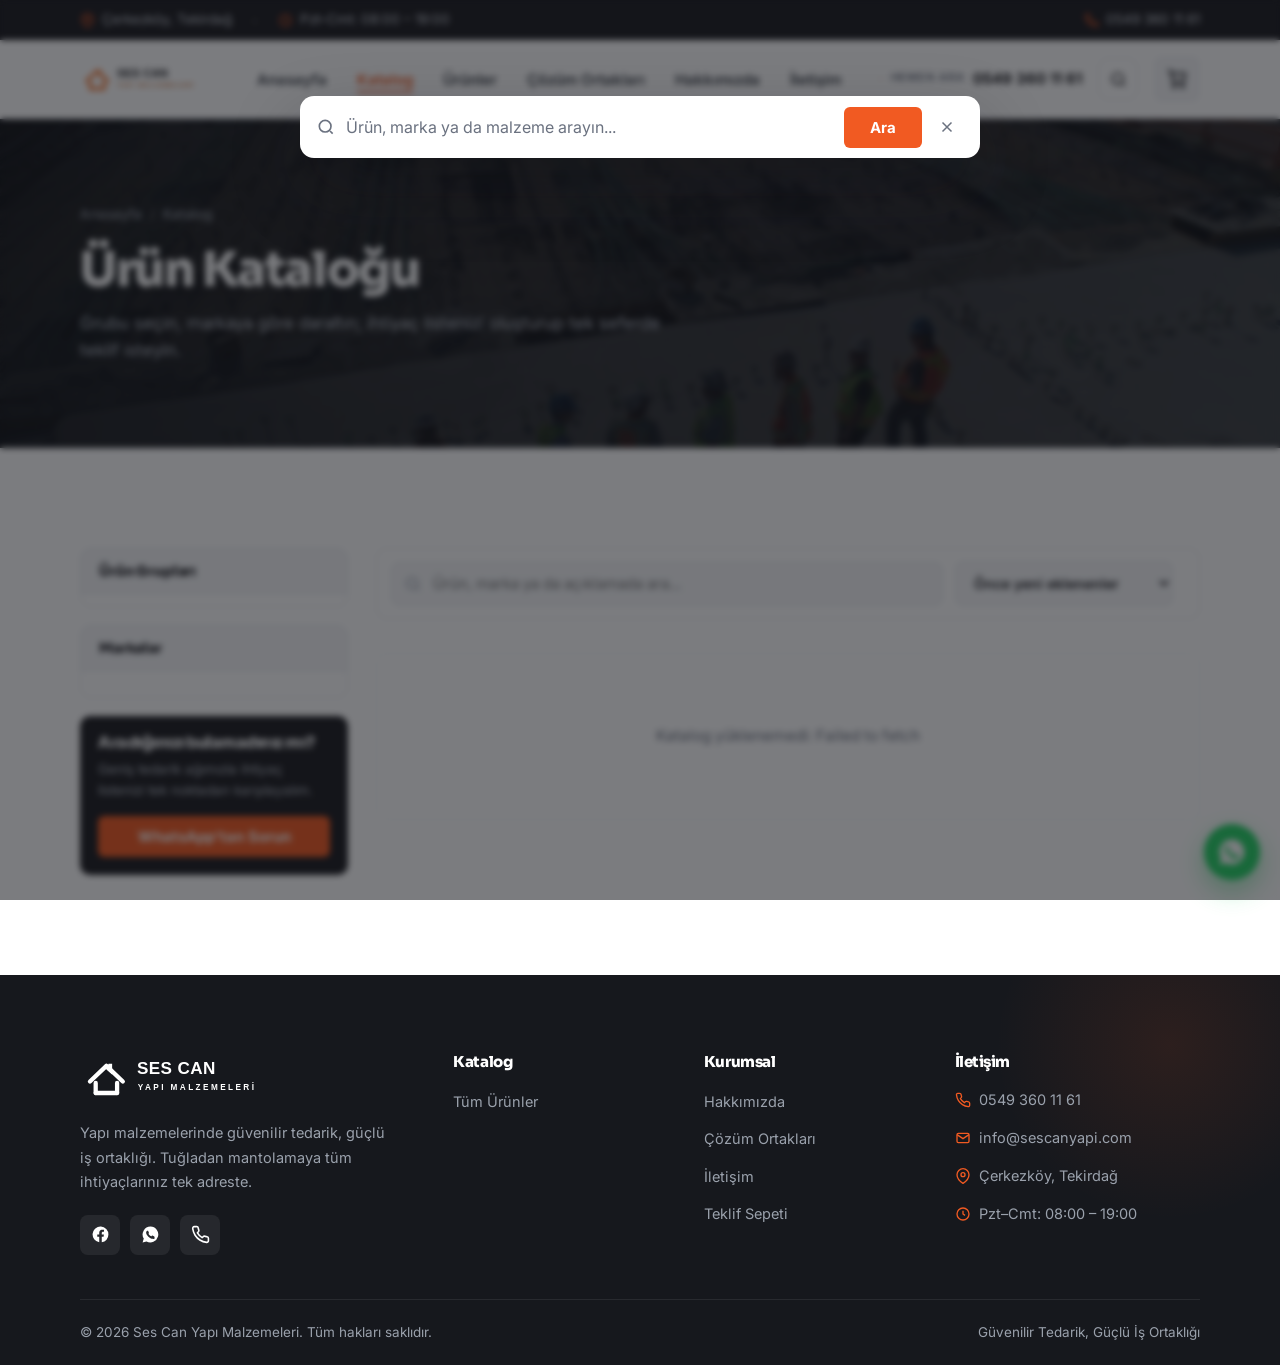
<file: katalog.html>
<!DOCTYPE html>
<html lang="tr">
<head>
<meta charset="UTF-8">
<meta name="viewport" content="width=device-width, initial-scale=1.0">
<title>Katalog — Ses Can Yapı | Ürün Grupları, Markalar ve Fiyatlar</title>
<meta name="description" content="Ses Can Yapı ürün kataloğu: tuğla, çimento, gaz beton, çatı, alçı, su yalıtım, mantolama, boya ve hırdavat ürünleri. Gruba ve markaya göre filtreleyin, teklif sepetinize ekleyin.">
<meta name="theme-color" content="#F15A22">
<meta property="og:type" content="website">
<meta property="og:site_name" content="Ses Can Yapı">
<meta property="og:title" content="Katalog — Ses Can Yapı">
<meta property="og:description" content="Ürün gruplarına ve markalara göre filtreleyin, fiyatları görün, teklif sepetinizi oluşturun.">
<meta property="og:image" content="https://heyinora-max.github.io/sescanyapi/assets/og-image.jpg">
<meta property="og:url" content="https://heyinora-max.github.io/sescanyapi/katalog.html">
<link rel="canonical" href="https://heyinora-max.github.io/sescanyapi/katalog.html">
<link rel="preconnect" href="https://fonts.googleapis.com">
<link rel="preconnect" href="https://fonts.gstatic.com" crossorigin>
<link href="https://fonts.googleapis.com/css2?family=Inter:wght@400;500;600;700&family=Sora:wght@600;700;800&display=swap" rel="stylesheet">
<link rel="stylesheet" href="css/style.css?v=8">
<link rel="stylesheet" href="css/katalog.css?v=2">
<link rel="icon" href="assets/icon.svg" type="image/svg+xml">
<link rel="apple-touch-icon" href="assets/icon-192.png">
<link rel="manifest" href="site.webmanifest">
</head>
<body>

<div class="topbar">
  <div class="container">
    <div class="topbar__left">
      <a href="iletisim.html"><svg viewBox="0 0 24 24" fill="none" stroke="currentColor" stroke-width="2"><path d="M21 10c0 7-9 13-9 13s-9-6-9-13a9 9 0 0 1 18 0z"/><circle cx="12" cy="10" r="3"/></svg> Çerkezköy, Tekirdağ</a>
      <span class="sep">•</span>
      <span><svg viewBox="0 0 24 24" fill="none" stroke="currentColor" stroke-width="2"><circle cx="12" cy="12" r="9"/><path d="M12 7v5l3 2"/></svg> Pzt–Cmt: 08:00 – 19:00</span>
    </div>
    <div class="topbar__right">
      <a href="tel:+905493601161"><svg viewBox="0 0 24 24" fill="none" stroke="currentColor" stroke-width="2"><path d="M22 16.9v3a2 2 0 0 1-2.2 2 19.8 19.8 0 0 1-8.6-3 19.5 19.5 0 0 1-6-6 19.8 19.8 0 0 1-3-8.6A2 2 0 0 1 4.1 2h3a2 2 0 0 1 2 1.7c.1.9.4 1.8.7 2.7a2 2 0 0 1-.5 2.1L8.1 9.9a16 16 0 0 0 6 6l1.4-1.2a2 2 0 0 1 2.1-.5c.9.3 1.8.6 2.7.7a2 2 0 0 1 1.7 2z"/></svg> 0549 360 11 61</a>
    </div>
  </div>
</div>

<header class="header">
  <div class="container">
    <nav class="nav">
      <a class="nav__logo" href="index.html" aria-label="Ses Can Yapı ana sayfa"><img src="assets/logo.svg" alt="Ses Can Yapı"></a>
      <ul class="nav__menu">
        <li><a href="index.html">Anasayfa</a></li>
        <li><a href="katalog.html" class="active">Katalog</a></li>
        <li><a href="urunler.html">Ürünler</a></li>
        <li><a href="index.html#partners">Çözüm Ortakları</a></li>
        <li><a href="hakkimizda.html">Hakkımızda</a></li>
        <li><a href="iletisim.html">İletişim</a></li>
      </ul>
      <div class="nav__cta">
        <a class="nav__phone" href="tel:+905493601161">
          <svg viewBox="0 0 24 24" fill="none" stroke="currentColor" stroke-width="2"><path d="M22 16.9v3a2 2 0 0 1-2.2 2 19.8 19.8 0 0 1-8.6-3 19.5 19.5 0 0 1-6-6 19.8 19.8 0 0 1-3-8.6A2 2 0 0 1 4.1 2h3a2 2 0 0 1 2 1.7c.1.9.4 1.8.7 2.7a2 2 0 0 1-.5 2.1L8.1 9.9a16 16 0 0 0 6 6l1.4-1.2a2 2 0 0 1 2.1-.5c.9.3 1.8.6 2.7.7a2 2 0 0 1 1.7 2z"/></svg>
          <span>Hemen Ara</span>0549 360 11 61
        </a>
        <a class="nav__sepet" href="sepet.html" aria-label="Teklif sepeti">
          <svg viewBox="0 0 24 24" fill="none" stroke="currentColor" stroke-width="2"><path d="M6 6h15l-1.5 9h-12z"/><path d="M6 6L5 3H2"/><circle cx="9" cy="20" r="1.6"/><circle cx="18" cy="20" r="1.6"/></svg>
          <span class="sayi" data-sepet-rozet hidden>0</span>
        </a>
        <button class="nav__toggle" aria-label="Menüyü aç"><svg viewBox="0 0 24 24" fill="none" stroke="currentColor" stroke-width="2"><path d="M3 6h18M3 12h18M3 18h18"/></svg></button>
      </div>
    </nav>
  </div>
</header>

<div class="drawer" id="drawer">
  <div class="drawer__scrim"></div>
  <div class="drawer__panel">
    <div class="drawer__head">
      <img src="assets/logo.svg" alt="Ses Can Yapı">
      <button class="drawer__close" aria-label="Kapat"><svg viewBox="0 0 24 24" fill="none" stroke="currentColor" stroke-width="2"><path d="M18 6L6 18M6 6l12 12"/></svg></button>
    </div>
    <a class="link" href="index.html">Anasayfa</a>
    <a class="link" href="katalog.html">Katalog</a>
    <a class="link" href="urunler.html">Ürünler</a>
    <a class="link" href="index.html#partners">Çözüm Ortakları</a>
    <a class="link" href="hakkimizda.html">Hakkımızda</a>
    <a class="link" href="iletisim.html">İletişim</a>
    <a class="link drawer__sepet" href="sepet.html">Teklif Sepeti <span class="sayi" data-sepet-rozet hidden>0</span></a>
    <a class="btn btn-primary" href="iletisim.html">Teklif Al</a>
    <div class="drawer__contact"><a href="tel:+905493601161">0549 360 11 61</a><br>Çerkezköy, Tekirdağ</div>
  </div>
</div>

<section class="pagehead" style="background-image:url('assets/hero/slide2.jpg')">
  <div class="container">
    <div class="crumbs">
      <a href="index.html">Anasayfa</a><span class="sep">/</span>
      <span id="crumb-grup">Katalog</span>
    </div>
    <h1 id="baslik">Ürün Kataloğu</h1>
    <p id="aciklama">Grubu seçin, markaya göre daraltın; ihtiyaç listenizi oluşturup tek seferde teklif isteyin.</p>
  </div>
</section>

<section class="section">
  <div class="container">
    <div class="katalog">

      <!-- ===== SOL SÜTUN ===== -->
      <aside class="yan kapali" id="yan">
        <div class="yan__blok">
          <div class="yan__baslik">Ürün Grupları</div>
          <nav class="gruplar" id="gruplar" aria-label="Ürün grupları"></nav>
        </div>

        <div class="yan__blok">
          <div class="yan__baslik">
            Markalar
            <button class="temizle" type="button" id="marka-temizle" hidden>Temizle</button>
          </div>
          <div class="markalar" id="markalar"></div>
        </div>

        <div class="yan__yardim">
          <h4>Aradığınızı bulamadınız mı?</h4>
          <p>Geniş tedarik ağımızla ihtiyaç listenizi tek noktadan karşılayalım.</p>
          <a class="btn btn-primary" href="https://wa.me/905493601161" target="_blank" rel="noopener">WhatsApp&apos;tan Sorun</a>
        </div>
      </aside>

      <!-- ===== SAĞ SÜTUN ===== -->
      <main>
        <div class="arac">
          <button class="btn btn-outline arac__filtre" type="button" id="filtre-ac">
            <svg viewBox="0 0 24 24" fill="none" stroke="currentColor" stroke-width="2"><path d="M3 5h18M6 12h12M10 19h4"/></svg>
            Filtreler
          </button>
          <label class="arac__ara">
            <svg viewBox="0 0 24 24" fill="none" stroke="currentColor" stroke-width="2"><circle cx="11" cy="11" r="7"/><path d="M20 20l-3.2-3.2"/></svg>
            <input type="search" id="ara" placeholder="Ürün, marka ya da açıklamada ara..." autocomplete="off" aria-label="Katalogda ara">
          </label>
          <select id="sirala" aria-label="Sıralama">
            <option value="yeni">Önce yeni eklenenler</option>
            <option value="cok-satan">Önce çok satanlar</option>
            <option value="ad">İsme göre (A-Z)</option>
            <option value="fiyat-artan">Fiyat: düşükten yükseğe</option>
            <option value="fiyat-azalan">Fiyat: yüksekten düşüğe</option>
          </select>
          <span class="arac__sayi" id="sayac"></span>
        </div>

        <div class="etiketler" id="etiketler"></div>

        <div class="ukartlar" id="liste">
          <div class="iskelet">
            <div class="isk-kart"><i class="g"></i><i class="s"></i><i class="s s2"></i></div>
            <div class="isk-kart"><i class="g"></i><i class="s"></i><i class="s s2"></i></div>
            <div class="isk-kart"><i class="g"></i><i class="s"></i><i class="s s2"></i></div>
          </div>
        </div>

        <div class="daha-fazla" id="daha-fazla-kap" hidden></div>
      </main>

    </div>
  </div>
</section>

<footer class="footer">
  <div class="container">
    <div class="footer__grid">
      <div class="footer__brand">
        <img src="assets/logo.svg" alt="Ses Can Yapı">
        <p>Yapı malzemelerinde güvenilir tedarik, güçlü iş ortaklığı. Tuğladan mantolamaya tüm ihtiyaçlarınız tek adreste.</p>
        <div class="footer__social">
          <a href="https://www.facebook.com/profile.php?id=61588312053730" target="_blank" rel="noopener" aria-label="Facebook"><svg viewBox="0 0 24 24" fill="currentColor"><path d="M22 12a10 10 0 1 0-11.6 9.9v-7H7.9V12h2.5V9.8c0-2.5 1.5-3.9 3.8-3.9 1.1 0 2.2.2 2.2.2v2.5h-1.2c-1.2 0-1.6.8-1.6 1.6V12h2.7l-.4 2.9h-2.3v7A10 10 0 0 0 22 12z"/></svg></a>
          <a href="https://wa.me/905493601161" target="_blank" rel="noopener" aria-label="WhatsApp"><svg viewBox="0 0 24 24" fill="currentColor"><path d="M12 2a10 10 0 0 0-8.5 15.2L2 22l4.9-1.3A10 10 0 1 0 12 2zm5.8 14.2c-.2.7-1.4 1.3-1.9 1.4-.5.1-1.1.1-1.8-.1-.4-.1-1-.3-1.6-.6-2.9-1.2-4.7-4.1-4.9-4.3-.1-.2-1.1-1.5-1.1-2.8s.7-2 .9-2.2c.2-.3.5-.3.7-.3h.5c.2 0 .4 0 .6.5l.8 1.9c.1.2.1.4 0 .5l-.3.5c-.1.2-.3.3-.1.6.1.3.6 1 1.3 1.7.9.8 1.6 1 1.9 1.2.2.1.4.1.5-.1l.6-.7c.2-.2.3-.2.6-.1l1.8.9c.2.1.4.2.5.3.1.2.1.7-.1 1.3z"/></svg></a>
          <a href="tel:+905493601161" aria-label="Telefon"><svg viewBox="0 0 24 24" fill="none" stroke="currentColor" stroke-width="2"><path d="M22 16.9v3a2 2 0 0 1-2.2 2 19.8 19.8 0 0 1-8.6-3 19.5 19.5 0 0 1-6-6 19.8 19.8 0 0 1-3-8.6A2 2 0 0 1 4.1 2h3a2 2 0 0 1 2 1.7c.1.9.4 1.8.7 2.7a2 2 0 0 1-.5 2.1L8.1 9.9a16 16 0 0 0 6 6l1.4-1.2a2 2 0 0 1 2.1-.5c.9.3 1.8.6 2.7.7a2 2 0 0 1 1.7 2z"/></svg></a>
        </div>
      </div>
      <div class="footer__col">
        <h4>Katalog</h4>
        <ul id="footer-gruplar">
          <li><a href="katalog.html">Tüm Ürünler</a></li>
        </ul>
      </div>
      <div class="footer__col">
        <h4>Kurumsal</h4>
        <ul>
          <li><a href="hakkimizda.html">Hakkımızda</a></li>
          <li><a href="index.html#partners">Çözüm Ortakları</a></li>
          <li><a href="iletisim.html">İletişim</a></li>
          <li><a href="sepet.html">Teklif Sepeti</a></li>
        </ul>
      </div>
      <div class="footer__col">
        <h4>İletişim</h4>
        <ul>
          <li><a href="tel:+905493601161"><svg viewBox="0 0 24 24" fill="none" stroke="currentColor" stroke-width="2"><path d="M22 16.9v3a2 2 0 0 1-2.2 2 19.8 19.8 0 0 1-8.6-3 19.5 19.5 0 0 1-6-6 19.8 19.8 0 0 1-3-8.6A2 2 0 0 1 4.1 2h3a2 2 0 0 1 2 1.7c.1.9.4 1.8.7 2.7a2 2 0 0 1-.5 2.1L8.1 9.9a16 16 0 0 0 6 6l1.4-1.2a2 2 0 0 1 2.1-.5c.9.3 1.8.6 2.7.7a2 2 0 0 1 1.7 2z"/></svg> 0549 360 11 61</a></li>
          <li><a href="mailto:info@sescanyapi.com"><svg viewBox="0 0 24 24" fill="none" stroke="currentColor" stroke-width="2"><rect x="3" y="5" width="18" height="14" rx="2"/><path d="M3 7l9 6 9-6"/></svg> info@sescanyapi.com</a></li>
          <li><span><svg viewBox="0 0 24 24" fill="none" stroke="currentColor" stroke-width="2"><path d="M21 10c0 7-9 13-9 13s-9-6-9-13a9 9 0 0 1 18 0z"/><circle cx="12" cy="10" r="3"/></svg> Çerkezköy, Tekirdağ</span></li>
          <li><span><svg viewBox="0 0 24 24" fill="none" stroke="currentColor" stroke-width="2"><circle cx="12" cy="12" r="9"/><path d="M12 7v5l3 2"/></svg> Pzt–Cmt: 08:00 – 19:00</span></li>
        </ul>
      </div>
    </div>
    <div class="footer__bottom">
      <span>© <span id="year">2026</span> Ses Can Yapı Malzemeleri. Tüm hakları saklıdır.</span>
      <span>Güvenilir Tedarik, Güçlü İş Ortaklığı</span>
    </div>
  </div>
</footer>

<a class="wa-float" href="https://wa.me/905493601161" target="_blank" rel="noopener" aria-label="WhatsApp ile yazın">
  <svg viewBox="0 0 24 24" fill="currentColor"><path d="M12 2a10 10 0 0 0-8.5 15.2L2 22l4.9-1.3A10 10 0 1 0 12 2zm5.8 14.2c-.2.7-1.4 1.3-1.9 1.4-.5.1-1.1.1-1.8-.1-.4-.1-1-.3-1.6-.6-2.9-1.2-4.7-4.1-4.9-4.3-.1-.2-1.1-1.5-1.1-2.8s.7-2 .9-2.2c.2-.3.5-.3.7-.3h.5c.2 0 .4 0 .6.5l.8 1.9c.1.2.1.4 0 .5l-.3.5c-.1.2-.3.3-.1.6.1.3.6 1 1.3 1.7.9.8 1.6 1 1.9 1.2.2.1.4.1.5-.1l.6-.7c.2-.2.3-.2.6-.1l1.8.9c.2.1.4.2.5.3.1.2.1.7-.1 1.3z"/></svg>
</a>

<script src="js/config.js?v=2"></script>
<script src="js/veri.js?v=3"></script>
<script src="js/sepet.js?v=1"></script>
<script src="js/kart.js?v=1"></script>
<script src="js/katalog.js?v=2"></script>
<script src="js/main.js?v=8"></script>
</body>
</html>
</file>
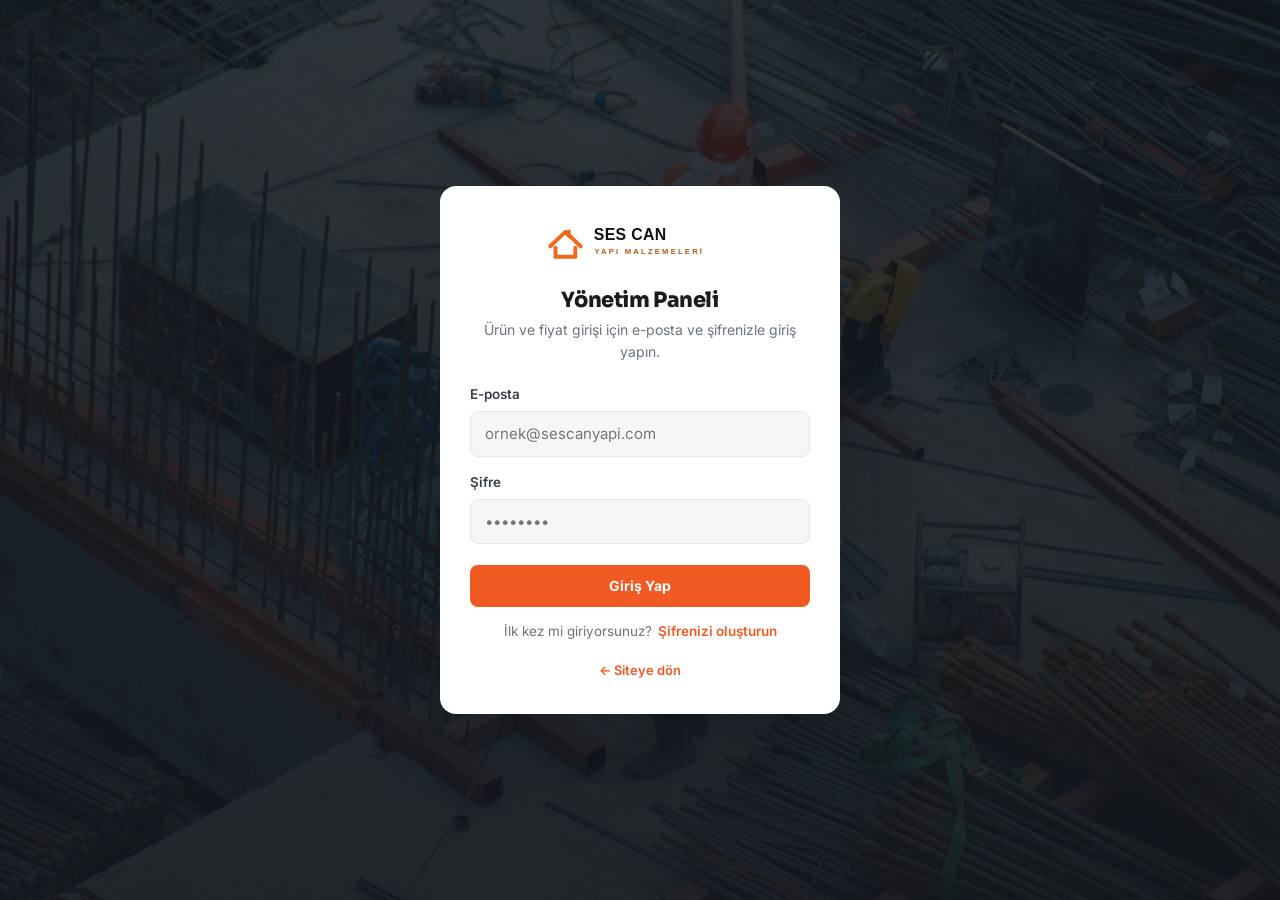
<file: panel.html>
<!DOCTYPE html>
<html lang="tr">
<head>
<meta charset="UTF-8">
<meta name="viewport" content="width=device-width, initial-scale=1.0">
<title>Yönetim Paneli — Ses Can Yapı</title>
<meta name="robots" content="noindex, nofollow">
<meta name="theme-color" content="#F15A22">
<link rel="preconnect" href="https://fonts.googleapis.com">
<link rel="preconnect" href="https://fonts.gstatic.com" crossorigin>
<link href="https://fonts.googleapis.com/css2?family=Inter:wght@400;500;600;700&family=Sora:wght@600;700;800&display=swap" rel="stylesheet">
<link rel="stylesheet" href="css/panel.css?v=4">
<link rel="icon" href="assets/icon.svg" type="image/svg+xml">
</head>
<body>

<!-- ===================== GİRİŞ ===================== -->
<div class="giris" id="giris">
  <form class="giris__kutu" id="giris-form" autocomplete="on">
    <img class="giris__logo" src="assets/logo.svg" alt="Ses Can Yapı">
    <h1>Yönetim Paneli</h1>
    <p id="giris-alt-yazi">Ürün ve fiyat girişi için giriş yapın.</p>

    <div class="giris__hata" id="giris-hata" hidden></div>

    <div class="alan" id="alan-eposta" hidden>
      <label for="g-eposta">E-posta</label>
      <input type="email" id="g-eposta" autocomplete="username" placeholder="ornek@sescanyapi.com">
    </div>
    <div class="alan">
      <label for="g-sifre">Şifre</label>
      <input type="password" id="g-sifre" autocomplete="current-password" placeholder="••••••••" required>
    </div>

    <button class="d d--ana" type="submit" id="giris-dugme">Giriş Yap</button>

    <div class="giris__gecis" id="giris-gecis" hidden>
      <span id="gecis-yazi">İlk kez mi giriyorsunuz?</span>
      <button type="button" id="gecis-dugme">Şifrenizi oluşturun</button>
    </div>

    <div class="giris__alt"><a href="index.html">&larr; Siteye dön</a></div>
  </form>
</div>

<!-- ===================== PANEL ===================== -->
<div id="panel" hidden>

  <header class="pbas">
    <div class="kap pbas__ic">
      <a class="pbas__logo" href="index.html"><img src="assets/logo.svg" alt="Ses Can Yapı"></a>
      <div class="pbas__ad">Yönetim Paneli<span id="mod-yazi">Demo</span></div>
      <div class="pbas__sag">
        <span class="rozet" id="mod-rozet">Demo</span>
        <a class="d d--cizgi d--kucuk" href="katalog.html" target="_blank" rel="noopener">
          <svg viewBox="0 0 24 24" fill="none" stroke="currentColor" stroke-width="2"><path d="M18 13v6a2 2 0 0 1-2 2H5a2 2 0 0 1-2-2V8a2 2 0 0 1 2-2h6"/><path d="M15 3h6v6M10 14L21 3"/></svg>
          Katalogu gör
        </a>
        <button class="d d--sade d--kucuk" type="button" id="cikis">Çıkış</button>
      </div>
    </div>
  </header>

  <div class="uyari-serit uyari-serit--kirmizi" id="yetki-uyari" hidden>
    <div class="kap">
      <svg viewBox="0 0 24 24" fill="none" stroke="currentColor" stroke-width="2"><circle cx="12" cy="12" r="9"/><path d="M12 8v5M12 16h.01"/></svg>
      <span><b>Bu hesabın yetkisi yok.</b> Giriş yaptınız ama ürün ekleyip değiştiremezsiniz.
      Panele erişimi olan bir kullanıcı sizi <b>Kullanıcılar</b> listesine eklemeli.</span>
    </div>
  </div>

  <div class="uyari-serit" id="demo-uyari" hidden>
    <div class="kap">
      <svg viewBox="0 0 24 24" fill="none" stroke="currentColor" stroke-width="2"><path d="M12 9v5M12 17h.01"/><path d="M10.3 3.9L1.8 18a2 2 0 0 0 1.7 3h17a2 2 0 0 0 1.7-3L13.7 3.9a2 2 0 0 0-3.4 0z"/></svg>
      <span><b>Demo modu:</b> Girdiğiniz ürünler yalnızca bu tarayıcıda duruyor, siteyi ziyaret edenler göremez. Canlıya almak için <a href="KURULUM.md" target="_blank" rel="noopener">KURULUM.md</a> adımlarını uygulayın.</span>
    </div>
  </div>

  <main class="kap">

    <div class="ozet-satir">
      <div class="ozet-kutu"><b id="say-urun">0</b><span>Toplam ürün</span></div>
      <div class="ozet-kutu"><b id="say-grup">0</b><span>Ürün grubu</span></div>
      <div class="ozet-kutu"><b id="say-fiyatsiz">0</b><span>Fiyatı girilmemiş</span></div>
      <div class="ozet-kutu"><b id="say-coksatan">0</b><span>Çok satan</span></div>
    </div>

    <div class="arac-cubuk">
      <label class="ara">
        <svg viewBox="0 0 24 24" fill="none" stroke="currentColor" stroke-width="2"><circle cx="11" cy="11" r="7"/><path d="M20 20l-3.2-3.2"/></svg>
        <input type="search" id="panel-ara" placeholder="Ürün ya da marka ara..." autocomplete="off" aria-label="Panelde ara">
      </label>
      <button class="d d--ana" type="button" id="grup-ekle">
        <svg viewBox="0 0 24 24" fill="none" stroke="currentColor" stroke-width="2"><path d="M12 5v14M5 12h14"/></svg>
        Yeni Grup
      </button>
      <button class="d d--cizgi" type="button" id="kullanici-ac" hidden>
        <svg viewBox="0 0 24 24" fill="none" stroke="currentColor" stroke-width="2"><path d="M16 21v-2a4 4 0 0 0-4-4H6a4 4 0 0 0-4 4v2"/><circle cx="9" cy="7" r="4"/><path d="M22 21v-2a4 4 0 0 0-3-3.9M16 3.1a4 4 0 0 1 0 7.8"/></svg>
        Kullanıcılar
      </button>
      <button class="d d--cizgi" type="button" id="excel-ac">
        <svg viewBox="0 0 24 24" fill="none" stroke="currentColor" stroke-width="2"><rect x="3" y="3" width="18" height="18" rx="2"/><path d="M9 3v18M3 9h18"/></svg>
        Excel&apos;den Aktar
      </button>
      <button class="d d--cizgi" type="button" id="yedek-al">
        <svg viewBox="0 0 24 24" fill="none" stroke="currentColor" stroke-width="2"><path d="M21 15v4a2 2 0 0 1-2 2H5a2 2 0 0 1-2-2v-4"/><path d="M7 10l5 5 5-5M12 15V3"/></svg>
        Yedek İndir
      </button>
      <button class="d d--cizgi" type="button" id="yedek-yukle-dugme">
        <svg viewBox="0 0 24 24" fill="none" stroke="currentColor" stroke-width="2"><path d="M21 15v4a2 2 0 0 1-2 2H5a2 2 0 0 1-2-2v-4"/><path d="M7 8l5-5 5 5M12 3v12"/></svg>
        Yedek Yükle
      </button>
      <input type="file" id="yedek-dosya" accept="application/json,.json" hidden>
    </div>

    <div id="gruplar"></div>

    <p class="panel-alt">
      Fiyat kutusuna yazıp <b>Enter</b>&apos;a basmanız yeterli — değişiklik anında kaydedilir.<br>
      Sorun olursa <a href="https://wa.me/905493601161" target="_blank" rel="noopener">WhatsApp&apos;tan yazın</a>.
    </p>
  </main>
</div>

<!-- ===================== ÜRÜN KİPİ ===================== -->
<div class="kip" id="kip-urun" hidden>
  <div class="kip__perde" data-kapat></div>
  <form class="kip__kutu" id="urun-form">
    <div class="kip__bas">
      <h2 id="urun-kip-baslik">Ürün Ekle</h2>
      <button class="kapat" type="button" data-kapat aria-label="Kapat">
        <svg viewBox="0 0 24 24" fill="none" stroke="currentColor" stroke-width="2"><path d="M18 6L6 18M6 6l12 12"/></svg>
      </button>
    </div>

    <div class="kip__govde">
      <input type="hidden" id="u-id">
      <input type="hidden" id="u-gorsel">

      <div class="alan">
        <label>Ürün görseli</label>
        <div class="gorsel-alan" id="gorsel-alan">
          <svg viewBox="0 0 24 24" fill="none" stroke="currentColor" stroke-width="1.8"><rect x="3" y="4" width="18" height="16" rx="2"/><circle cx="8.5" cy="9.5" r="1.5"/><path d="M21 16l-5-5-11 9"/></svg>
          <b>Görsel seçin ya da buraya sürükleyin</b>
          <span>Telefondan fotoğraf da çekebilirsiniz — otomatik küçültülür</span>
        </div>
        <div class="gorsel-onizleme" id="gorsel-onizleme" hidden>
          <img id="gorsel-img" alt="Ürün görseli önizleme">
          <button class="kaldir" type="button" id="gorsel-kaldir" aria-label="Görseli kaldır">
            <svg viewBox="0 0 24 24" fill="none" stroke="currentColor" stroke-width="2"><path d="M3 6h18M8 6V4h8v2M6 6l1 14h10l1-14"/></svg>
          </button>
        </div>
        <input type="file" id="gorsel-dosya" accept="image/*" hidden>
        <div class="gorsel-durum" id="gorsel-durum" hidden></div>
      </div>

      <div class="alan">
        <label for="u-ad">Ürün adı <span class="zorunlu">*</span></label>
        <input type="text" id="u-ad" required placeholder="Örn: Delikli Tuğla 19x19x13">
      </div>

      <div class="alan-ciftli">
        <div class="alan">
          <label for="u-grup">Ürün grubu <span class="zorunlu">*</span></label>
          <select id="u-grup" required></select>
        </div>
        <div class="alan">
          <label for="u-marka">Marka</label>
          <input type="text" id="u-marka" list="marka-listesi" placeholder="Örn: Derya" autocomplete="off">
          <datalist id="marka-listesi"></datalist>
        </div>
      </div>

      <div class="alan-ciftli">
        <div class="alan">
          <label for="u-fiyat">Fiyat</label>
          <input type="text" id="u-fiyat" inputmode="decimal" placeholder="Örn: 1250,50">
          <div class="ipucu">Boş bırakılırsa sitede &laquo;Fiyat için teklif alın&raquo; yazar.</div>
        </div>
        <div class="alan">
          <label for="u-birim">Birim</label>
          <input type="text" id="u-birim" list="birim-listesi" placeholder="adet / torba / palet / m²" autocomplete="off">
          <datalist id="birim-listesi">
            <option value="adet"></option><option value="torba"></option><option value="palet"></option>
            <option value="m²"></option><option value="m³"></option><option value="metre"></option>
            <option value="kg"></option><option value="ton"></option><option value="paket"></option>
            <option value="kutu"></option><option value="rulo"></option><option value="levha"></option>
          </datalist>
        </div>
      </div>

      <div class="alan">
        <label for="u-stok">Stok durumu</label>
        <select id="u-stok">
          <option value="stokta">Stokta</option>
          <option value="siparis">Siparişe bağlı</option>
          <option value="tukendi">Tükendi</option>
        </select>
      </div>

      <div class="alan">
        <label for="u-aciklama">Açıklama</label>
        <textarea id="u-aciklama" placeholder="Ölçü, ambalaj, kullanım alanı, palet adedi..."></textarea>
        <div class="ipucu">Ürün sayfasında olduğu gibi görünür; satır atlayabilirsiniz.</div>
      </div>

      <div class="alan">
        <label class="onay">
          <input type="checkbox" id="u-coksatan">
          <span><b>En Çok Satanlar&apos;a ekle</b><span>Anasayfadaki şeritte gösterilir.</span></span>
        </label>
      </div>
      <div class="alan">
        <label class="onay">
          <input type="checkbox" id="u-yayinda" checked>
          <span><b>Sitede yayında</b><span>Kapatırsanız ürün yalnızca panelde görünür.</span></span>
        </label>
      </div>
    </div>

    <div class="kip__alt">
      <button class="d d--ana" type="submit" id="u-kaydet">Kaydet</button>
      <button class="d d--cizgi" type="button" id="u-kaydet-yeni">Kaydet ve Yeni Ekle</button>
      <button class="d d--sade" type="button" data-kapat>Vazgeç</button>
    </div>
  </form>
</div>

<!-- ===================== GRUP KİPİ ===================== -->
<div class="kip" id="kip-grup" hidden>
  <div class="kip__perde" data-kapat></div>
  <form class="kip__kutu" id="grup-form" style="max-width:520px">
    <div class="kip__bas">
      <h2 id="grup-kip-baslik">Yeni Grup</h2>
      <button class="kapat" type="button" data-kapat aria-label="Kapat">
        <svg viewBox="0 0 24 24" fill="none" stroke="currentColor" stroke-width="2"><path d="M18 6L6 18M6 6l12 12"/></svg>
      </button>
    </div>
    <div class="kip__govde">
      <input type="hidden" id="g-id">
      <div class="alan">
        <label for="g-ad">Grup adı <span class="zorunlu">*</span></label>
        <input type="text" id="g-ad" required placeholder="Örn: Boya Malzemeleri">
      </div>
      <div class="alan">
        <label for="g-aciklama">Kısa açıklama</label>
        <input type="text" id="g-aciklama" placeholder="Katalogda grup başlığının altında görünür">
      </div>
      <div class="alan">
        <label for="g-gorsel">Görsel yolu</label>
        <input type="text" id="g-gorsel" placeholder="assets/products/cat-boya.jpg">
        <div class="ipucu">İsteğe bağlı. Boş bırakabilirsiniz.</div>
      </div>
    </div>
    <div class="kip__alt">
      <button class="d d--ana" type="submit">Kaydet</button>
      <button class="d d--sade" type="button" data-kapat>Vazgeç</button>
    </div>
  </form>
</div>

<!-- ===================== PANEL KULLANICILARI ===================== -->
<div class="kip" id="kip-kullanici" hidden>
  <div class="kip__perde" data-kapat></div>
  <div class="kip__kutu" style="max-width:620px">
    <div class="kip__bas">
      <h2>Panel Kullanıcıları</h2>
      <button class="kapat" type="button" data-kapat aria-label="Kapat">
        <svg viewBox="0 0 24 24" fill="none" stroke="currentColor" stroke-width="2"><path d="M18 6L6 18M6 6l12 12"/></svg>
      </button>
    </div>

    <div class="kip__govde">
      <p class="kip__aciklama">
        Bu listedeki e-postalar panele girip ürün ekleyebilir. Listeye eklenen kişi
        panel adresine gidip <b>&laquo;Şifrenizi oluşturun&raquo;</b> diyerek kendi şifresini belirler —
        başka hiçbir yere girmesi gerekmez.
      </p>

      <form class="kullanici-ekle" id="kullanici-form">
        <div class="alan">
          <label for="k-eposta">E-posta <span class="zorunlu">*</span></label>
          <input type="email" id="k-eposta" required placeholder="ornek@sescanyapi.com" autocomplete="off">
        </div>
        <div class="alan">
          <label for="k-ad">Ad (isteğe bağlı)</label>
          <input type="text" id="k-ad" placeholder="Örn: Muhasebe">
        </div>
        <button class="d d--ana" type="submit">Ekle</button>
      </form>

      <div class="kullanici-liste" id="kullanici-liste"></div>
    </div>

    <div class="kip__alt">
      <button class="d d--sade" type="button" data-kapat>Kapat</button>
      <span class="kip__durum" id="kullanici-durum"></span>
    </div>
  </div>
</div>

<!-- ===================== EXCEL / CSV AKTARMA ===================== -->
<div class="kip" id="kip-excel" hidden>
  <div class="kip__perde" data-kapat></div>
  <div class="kip__kutu" style="max-width:760px">
    <div class="kip__bas">
      <h2>Excel&apos;den Toplu Ürün Aktarma</h2>
      <button class="kapat" type="button" data-kapat aria-label="Kapat">
        <svg viewBox="0 0 24 24" fill="none" stroke="currentColor" stroke-width="2"><path d="M18 6L6 18M6 6l12 12"/></svg>
      </button>
    </div>

    <div class="kip__govde">
      <ol class="adimlar">
        <li>
          <b>Şablonu indirin.</b>
          <span>Excel&apos;de açıp ürünlerinizi satır satır yazın. Sütun başlıklarını değiştirmeyin.</span>
          <button class="d d--cizgi d--kucuk" type="button" id="sablon-indir">
            <svg viewBox="0 0 24 24" fill="none" stroke="currentColor" stroke-width="2"><path d="M21 15v4a2 2 0 0 1-2 2H5a2 2 0 0 1-2-2v-4"/><path d="M7 10l5 5 5-5M12 15V3"/></svg>
            Şablonu İndir (CSV)
          </button>
        </li>
        <li>
          <b>Excel&apos;de kaydederken &laquo;CSV UTF-8&raquo; seçin.</b>
          <span>Dosya &gt; Farklı Kaydet &gt; <i>CSV UTF-8 (virgülle ayrılmış)</i>. Türkçe harfler böyle bozulmaz.</span>
        </li>
        <li>
          <b>Dosyayı buraya bırakın.</b>
          <div class="dosya-alan" id="csv-alan">
            <svg viewBox="0 0 24 24" fill="none" stroke="currentColor" stroke-width="1.8"><path d="M14 2H6a2 2 0 0 0-2 2v16a2 2 0 0 0 2 2h12a2 2 0 0 0 2-2V8z"/><path d="M14 2v6h6"/></svg>
            <b>CSV dosyası seçin ya da sürükleyin</b>
            <span>Şablonla aynı sütunlar olmalı</span>
          </div>
          <input type="file" id="csv-dosya" accept=".csv,text/csv" hidden>
        </li>
      </ol>

      <div class="onizleme" id="csv-onizleme" hidden>
        <div class="onizleme__ozet" id="csv-ozet"></div>
        <div class="onizleme__hata" id="csv-hatalar" hidden></div>
        <label class="onay" id="csv-yeni-grup-alan" hidden>
          <input type="checkbox" id="csv-yeni-grup" checked>
          <span><b>Dosyadaki yeni grupları oluştur</b><span id="csv-yeni-grup-ad"></span></span>
        </label>
        <div class="onizleme__tablo" id="csv-tablo"></div>
      </div>
    </div>

    <div class="kip__alt">
      <button class="d d--ana" type="button" id="csv-aktar" disabled>Aktar</button>
      <button class="d d--cizgi" type="button" id="csv-disa" title="Paneldeki ürünleri Excel'de açılabilir dosya olarak indir">
        <svg viewBox="0 0 24 24" fill="none" stroke="currentColor" stroke-width="2"><path d="M21 15v4a2 2 0 0 1-2 2H5a2 2 0 0 1-2-2v-4"/><path d="M7 10l5 5 5-5M12 15V3"/></svg>
        Mevcut Ürünleri İndir
      </button>
      <button class="d d--sade" type="button" data-kapat>Vazgeç</button>
      <span class="kip__durum" id="csv-durum"></span>
    </div>
  </div>
</div>

<!-- ===================== TOPLU FİYAT ===================== -->
<div class="kip" id="kip-fiyat" hidden>
  <div class="kip__perde" data-kapat></div>
  <form class="kip__kutu" id="fiyat-form" style="max-width:480px">
    <div class="kip__bas">
      <h2>Toplu Fiyat Güncelleme</h2>
      <button class="kapat" type="button" data-kapat aria-label="Kapat">
        <svg viewBox="0 0 24 24" fill="none" stroke="currentColor" stroke-width="2"><path d="M18 6L6 18M6 6l12 12"/></svg>
      </button>
    </div>
    <div class="kip__govde">
      <input type="hidden" id="f-grup-id">
      <p class="kip__aciklama" id="f-aciklama"></p>
      <div class="alan">
        <label for="f-yon">İşlem</label>
        <select id="f-yon">
          <option value="zam">Zam yap (%)</option>
          <option value="indirim">İndirim yap (%)</option>
        </select>
      </div>
      <div class="alan">
        <label for="f-oran">Oran (%)</label>
        <input type="text" id="f-oran" inputmode="decimal" placeholder="Örn: 10" required>
        <div class="ipucu">Fiyatı girilmemiş ürünlere dokunulmaz. Sonuç en yakın kuruşa yuvarlanır.</div>
      </div>
      <div class="onizleme__ozet" id="f-onizleme" hidden></div>
    </div>
    <div class="kip__alt">
      <button class="d d--ana" type="submit">Uygula</button>
      <button class="d d--sade" type="button" data-kapat>Vazgeç</button>
    </div>
  </form>
</div>

<div class="bildirimler" id="bildirimler"></div>

<script src="js/config.js?v=2"></script>
<script src="js/veri.js?v=3"></script>
<script src="js/panel.js?v=5"></script>
</body>
</html>
</file>
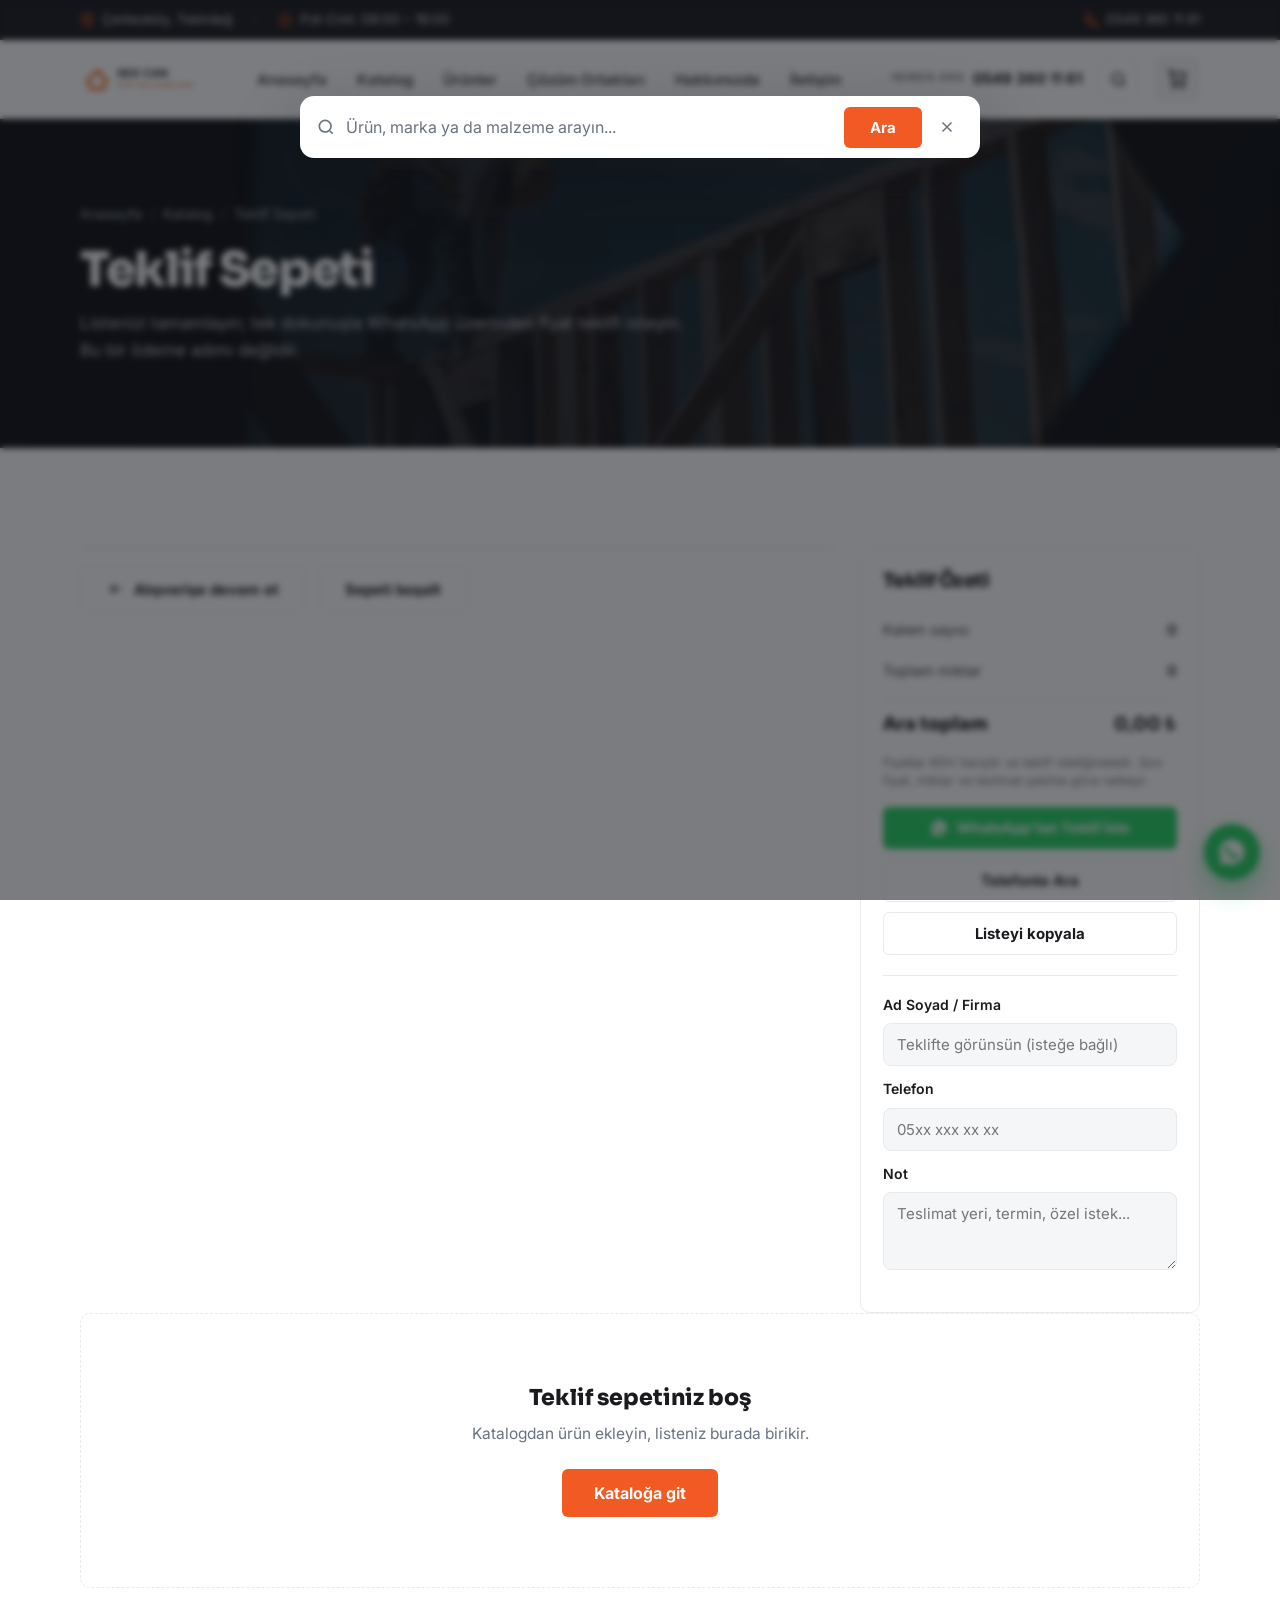
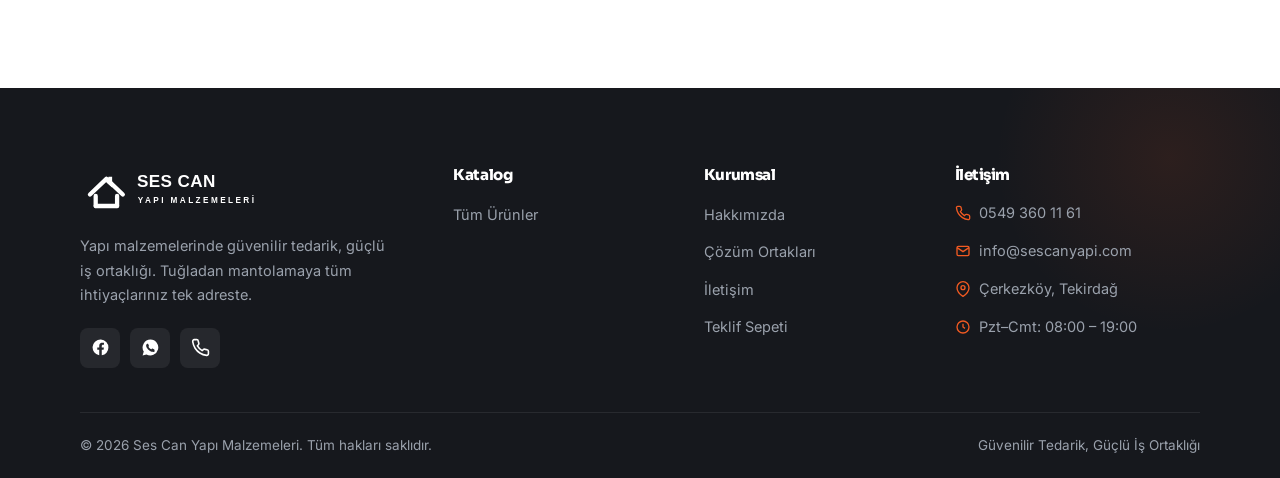
<file: sepet.html>
<!DOCTYPE html>
<html lang="tr">
<head>
<meta charset="UTF-8">
<meta name="viewport" content="width=device-width, initial-scale=1.0">
<title>Teklif Sepeti — Ses Can Yapı</title>
<meta name="description" content="İhtiyaç listenizi oluşturun, tek dokunuşla WhatsApp üzerinden fiyat teklifi isteyin.">
<meta name="robots" content="noindex, follow">
<meta name="theme-color" content="#F15A22">
<meta property="og:type" content="website">
<meta property="og:site_name" content="Ses Can Yapı">
<meta property="og:title" content="Teklif Sepeti — Ses Can Yapı">
<meta property="og:description" content="İhtiyaç listenizi oluşturun, tek dokunuşla WhatsApp üzerinden fiyat teklifi isteyin.">
<meta property="og:image" content="https://heyinora-max.github.io/sescanyapi/assets/og-image.jpg">
<meta property="og:url" content="https://heyinora-max.github.io/sescanyapi/sepet.html">
<link rel="canonical" href="https://heyinora-max.github.io/sescanyapi/sepet.html">
<link rel="preconnect" href="https://fonts.googleapis.com">
<link rel="preconnect" href="https://fonts.gstatic.com" crossorigin>
<link href="https://fonts.googleapis.com/css2?family=Inter:wght@400;500;600;700&family=Sora:wght@600;700;800&display=swap" rel="stylesheet">
<link rel="stylesheet" href="css/style.css?v=8">
<link rel="stylesheet" href="css/katalog.css?v=2">
<link rel="icon" href="assets/icon.svg" type="image/svg+xml">
<link rel="apple-touch-icon" href="assets/icon-192.png">
<link rel="manifest" href="site.webmanifest">
</head>
<body>

<div class="topbar">
  <div class="container">
    <div class="topbar__left">
      <a href="iletisim.html"><svg viewBox="0 0 24 24" fill="none" stroke="currentColor" stroke-width="2"><path d="M21 10c0 7-9 13-9 13s-9-6-9-13a9 9 0 0 1 18 0z"/><circle cx="12" cy="10" r="3"/></svg> Çerkezköy, Tekirdağ</a>
      <span class="sep">•</span>
      <span><svg viewBox="0 0 24 24" fill="none" stroke="currentColor" stroke-width="2"><circle cx="12" cy="12" r="9"/><path d="M12 7v5l3 2"/></svg> Pzt–Cmt: 08:00 – 19:00</span>
    </div>
    <div class="topbar__right">
      <a href="tel:+905493601161"><svg viewBox="0 0 24 24" fill="none" stroke="currentColor" stroke-width="2"><path d="M22 16.9v3a2 2 0 0 1-2.2 2 19.8 19.8 0 0 1-8.6-3 19.5 19.5 0 0 1-6-6 19.8 19.8 0 0 1-3-8.6A2 2 0 0 1 4.1 2h3a2 2 0 0 1 2 1.7c.1.9.4 1.8.7 2.7a2 2 0 0 1-.5 2.1L8.1 9.9a16 16 0 0 0 6 6l1.4-1.2a2 2 0 0 1 2.1-.5c.9.3 1.8.6 2.7.7a2 2 0 0 1 1.7 2z"/></svg> 0549 360 11 61</a>
    </div>
  </div>
</div>

<header class="header">
  <div class="container">
    <nav class="nav">
      <a class="nav__logo" href="index.html" aria-label="Ses Can Yapı ana sayfa"><img src="assets/logo.svg" alt="Ses Can Yapı"></a>
      <ul class="nav__menu">
        <li><a href="index.html">Anasayfa</a></li>
        <li><a href="katalog.html">Katalog</a></li>
        <li><a href="urunler.html">Ürünler</a></li>
        <li><a href="index.html#partners">Çözüm Ortakları</a></li>
        <li><a href="hakkimizda.html">Hakkımızda</a></li>
        <li><a href="iletisim.html">İletişim</a></li>
      </ul>
      <div class="nav__cta">
        <a class="nav__phone" href="tel:+905493601161">
          <svg viewBox="0 0 24 24" fill="none" stroke="currentColor" stroke-width="2"><path d="M22 16.9v3a2 2 0 0 1-2.2 2 19.8 19.8 0 0 1-8.6-3 19.5 19.5 0 0 1-6-6 19.8 19.8 0 0 1-3-8.6A2 2 0 0 1 4.1 2h3a2 2 0 0 1 2 1.7c.1.9.4 1.8.7 2.7a2 2 0 0 1-.5 2.1L8.1 9.9a16 16 0 0 0 6 6l1.4-1.2a2 2 0 0 1 2.1-.5c.9.3 1.8.6 2.7.7a2 2 0 0 1 1.7 2z"/></svg>
          <span>Hemen Ara</span>0549 360 11 61
        </a>
        <a class="nav__sepet" href="sepet.html" aria-label="Teklif sepeti">
          <svg viewBox="0 0 24 24" fill="none" stroke="currentColor" stroke-width="2"><path d="M6 6h15l-1.5 9h-12z"/><path d="M6 6L5 3H2"/><circle cx="9" cy="20" r="1.6"/><circle cx="18" cy="20" r="1.6"/></svg>
          <span class="sayi" data-sepet-rozet hidden>0</span>
        </a>
        <button class="nav__toggle" aria-label="Menüyü aç"><svg viewBox="0 0 24 24" fill="none" stroke="currentColor" stroke-width="2"><path d="M3 6h18M3 12h18M3 18h18"/></svg></button>
      </div>
    </nav>
  </div>
</header>

<div class="drawer" id="drawer">
  <div class="drawer__scrim"></div>
  <div class="drawer__panel">
    <div class="drawer__head">
      <img src="assets/logo.svg" alt="Ses Can Yapı">
      <button class="drawer__close" aria-label="Kapat"><svg viewBox="0 0 24 24" fill="none" stroke="currentColor" stroke-width="2"><path d="M18 6L6 18M6 6l12 12"/></svg></button>
    </div>
    <a class="link" href="index.html">Anasayfa</a>
    <a class="link" href="katalog.html">Katalog</a>
    <a class="link" href="urunler.html">Ürünler</a>
    <a class="link" href="index.html#partners">Çözüm Ortakları</a>
    <a class="link" href="hakkimizda.html">Hakkımızda</a>
    <a class="link" href="iletisim.html">İletişim</a>
    <a class="link drawer__sepet" href="sepet.html">Teklif Sepeti <span class="sayi" data-sepet-rozet hidden>0</span></a>
    <a class="btn btn-primary" href="iletisim.html">Teklif Al</a>
    <div class="drawer__contact"><a href="tel:+905493601161">0549 360 11 61</a><br>Çerkezköy, Tekirdağ</div>
  </div>
</div>

<section class="pagehead" style="background-image:url('assets/hero/slide3.jpg')">
  <div class="container">
    <div class="crumbs">
      <a href="index.html">Anasayfa</a><span class="sep">/</span>
      <a href="katalog.html">Katalog</a><span class="sep">/</span>
      <span>Teklif Sepeti</span>
    </div>
    <h1>Teklif Sepeti</h1>
    <p>Listenizi tamamlayın; tek dokunuşla WhatsApp üzerinden fiyat teklifi isteyin. Bu bir ödeme adımı değildir.</p>
  </div>
</section>

<section class="section">
  <div class="container">

    <div class="sepet" id="sepet-alan" hidden>
      <div>
        <div class="sepet__liste" id="kalemler"></div>
        <div style="margin-top:16px;display:flex;gap:12px;flex-wrap:wrap">
          <a class="btn btn-outline" href="katalog.html">
            <svg viewBox="0 0 24 24" fill="none" stroke="currentColor" stroke-width="2"><path d="M19 12H5M11 18l-6-6 6-6"/></svg>
            Alışverişe devam et
          </a>
          <button class="btn btn-outline" type="button" id="bosalt">Sepeti boşalt</button>
        </div>
      </div>

      <aside class="sepet__ozet">
        <h2>Teklif Özeti</h2>
        <div class="sepet__satir"><span>Kalem sayısı</span><b id="ozet-kalem">0</b></div>
        <div class="sepet__satir"><span>Toplam miktar</span><b id="ozet-adet">0</b></div>
        <div class="sepet__satir toplam"><span>Ara toplam</span><b id="ozet-tutar">0,00 &#8378;</b></div>
        <p class="sepet__not" id="ozet-not">Fiyatlar KDV hariçtir ve teklif niteliğindedir. Son fiyat, miktar ve teslimat şekline göre netleşir.</p>

        <a class="btn btn-wa btn-lg" id="wa-gonder" href="#" target="_blank" rel="noopener">
          <svg viewBox="0 0 24 24" fill="currentColor"><path d="M12 2a10 10 0 0 0-8.5 15.2L2 22l4.9-1.3A10 10 0 1 0 12 2zm5.8 14.2c-.2.7-1.4 1.3-1.9 1.4-.5.1-1.1.1-1.8-.1-.4-.1-1-.3-1.6-.6-2.9-1.2-4.7-4.1-4.9-4.3-.1-.2-1.1-1.5-1.1-2.8s.7-2 .9-2.2c.2-.3.5-.3.7-.3h.5c.2 0 .4 0 .6.5l.8 1.9c.1.2.1.4 0 .5l-.3.5c-.1.2-.3.3-.1.6.1.3.6 1 1.3 1.7.9.8 1.6 1 1.9 1.2.2.1.4.1.5-.1l.6-.7c.2-.2.3-.2.6-.1l1.8.9c.2.1.4.2.5.3.1.2.1.7-.1 1.3z"/></svg>
          WhatsApp&apos;tan Teklif İste
        </a>
        <a class="btn btn-outline" href="tel:+905493601161">Telefonla Ara</a>
        <button class="btn btn-outline" type="button" id="kopyala">Listeyi kopyala</button>

        <div class="sepet__form">
          <div class="field">
            <label for="m-ad">Ad Soyad / Firma</label>
            <input type="text" id="m-ad" placeholder="Teklifte görünsün (isteğe bağlı)" autocomplete="organization">
          </div>
          <div class="field">
            <label for="m-tel">Telefon</label>
            <input type="tel" id="m-tel" placeholder="05xx xxx xx xx" autocomplete="tel">
          </div>
          <div class="field">
            <label for="m-not">Not</label>
            <textarea id="m-not" placeholder="Teslimat yeri, termin, özel istek..."></textarea>
          </div>
        </div>
      </aside>
    </div>

    <div class="bos-kutu" id="sepet-bos" hidden>
      <p style="font:800 22px/1.3 var(--font-head);color:var(--ink);margin-bottom:10px">Teklif sepetiniz boş</p>
      <p style="margin-bottom:22px">Katalogdan ürün ekleyin, listeniz burada birikir.</p>
      <a class="btn btn-primary btn-lg" href="katalog.html">Kataloğa git</a>
    </div>

  </div>
</section>

<footer class="footer">
  <div class="container">
    <div class="footer__grid">
      <div class="footer__brand">
        <img src="assets/logo.svg" alt="Ses Can Yapı">
        <p>Yapı malzemelerinde güvenilir tedarik, güçlü iş ortaklığı. Tuğladan mantolamaya tüm ihtiyaçlarınız tek adreste.</p>
        <div class="footer__social">
          <a href="https://www.facebook.com/profile.php?id=61588312053730" target="_blank" rel="noopener" aria-label="Facebook"><svg viewBox="0 0 24 24" fill="currentColor"><path d="M22 12a10 10 0 1 0-11.6 9.9v-7H7.9V12h2.5V9.8c0-2.5 1.5-3.9 3.8-3.9 1.1 0 2.2.2 2.2.2v2.5h-1.2c-1.2 0-1.6.8-1.6 1.6V12h2.7l-.4 2.9h-2.3v7A10 10 0 0 0 22 12z"/></svg></a>
          <a href="https://wa.me/905493601161" target="_blank" rel="noopener" aria-label="WhatsApp"><svg viewBox="0 0 24 24" fill="currentColor"><path d="M12 2a10 10 0 0 0-8.5 15.2L2 22l4.9-1.3A10 10 0 1 0 12 2zm5.8 14.2c-.2.7-1.4 1.3-1.9 1.4-.5.1-1.1.1-1.8-.1-.4-.1-1-.3-1.6-.6-2.9-1.2-4.7-4.1-4.9-4.3-.1-.2-1.1-1.5-1.1-2.8s.7-2 .9-2.2c.2-.3.5-.3.7-.3h.5c.2 0 .4 0 .6.5l.8 1.9c.1.2.1.4 0 .5l-.3.5c-.1.2-.3.3-.1.6.1.3.6 1 1.3 1.7.9.8 1.6 1 1.9 1.2.2.1.4.1.5-.1l.6-.7c.2-.2.3-.2.6-.1l1.8.9c.2.1.4.2.5.3.1.2.1.7-.1 1.3z"/></svg></a>
          <a href="tel:+905493601161" aria-label="Telefon"><svg viewBox="0 0 24 24" fill="none" stroke="currentColor" stroke-width="2"><path d="M22 16.9v3a2 2 0 0 1-2.2 2 19.8 19.8 0 0 1-8.6-3 19.5 19.5 0 0 1-6-6 19.8 19.8 0 0 1-3-8.6A2 2 0 0 1 4.1 2h3a2 2 0 0 1 2 1.7c.1.9.4 1.8.7 2.7a2 2 0 0 1-.5 2.1L8.1 9.9a16 16 0 0 0 6 6l1.4-1.2a2 2 0 0 1 2.1-.5c.9.3 1.8.6 2.7.7a2 2 0 0 1 1.7 2z"/></svg></a>
        </div>
      </div>
      <div class="footer__col">
        <h4>Katalog</h4>
        <ul id="footer-gruplar">
          <li><a href="katalog.html">Tüm Ürünler</a></li>
        </ul>
      </div>
      <div class="footer__col">
        <h4>Kurumsal</h4>
        <ul>
          <li><a href="hakkimizda.html">Hakkımızda</a></li>
          <li><a href="index.html#partners">Çözüm Ortakları</a></li>
          <li><a href="iletisim.html">İletişim</a></li>
          <li><a href="sepet.html">Teklif Sepeti</a></li>
        </ul>
      </div>
      <div class="footer__col">
        <h4>İletişim</h4>
        <ul>
          <li><a href="tel:+905493601161"><svg viewBox="0 0 24 24" fill="none" stroke="currentColor" stroke-width="2"><path d="M22 16.9v3a2 2 0 0 1-2.2 2 19.8 19.8 0 0 1-8.6-3 19.5 19.5 0 0 1-6-6 19.8 19.8 0 0 1-3-8.6A2 2 0 0 1 4.1 2h3a2 2 0 0 1 2 1.7c.1.9.4 1.8.7 2.7a2 2 0 0 1-.5 2.1L8.1 9.9a16 16 0 0 0 6 6l1.4-1.2a2 2 0 0 1 2.1-.5c.9.3 1.8.6 2.7.7a2 2 0 0 1 1.7 2z"/></svg> 0549 360 11 61</a></li>
          <li><a href="mailto:info@sescanyapi.com"><svg viewBox="0 0 24 24" fill="none" stroke="currentColor" stroke-width="2"><rect x="3" y="5" width="18" height="14" rx="2"/><path d="M3 7l9 6 9-6"/></svg> info@sescanyapi.com</a></li>
          <li><span><svg viewBox="0 0 24 24" fill="none" stroke="currentColor" stroke-width="2"><path d="M21 10c0 7-9 13-9 13s-9-6-9-13a9 9 0 0 1 18 0z"/><circle cx="12" cy="10" r="3"/></svg> Çerkezköy, Tekirdağ</span></li>
          <li><span><svg viewBox="0 0 24 24" fill="none" stroke="currentColor" stroke-width="2"><circle cx="12" cy="12" r="9"/><path d="M12 7v5l3 2"/></svg> Pzt–Cmt: 08:00 – 19:00</span></li>
        </ul>
      </div>
    </div>
    <div class="footer__bottom">
      <span>© <span id="year">2026</span> Ses Can Yapı Malzemeleri. Tüm hakları saklıdır.</span>
      <span>Güvenilir Tedarik, Güçlü İş Ortaklığı</span>
    </div>
  </div>
</footer>

<a class="wa-float" href="https://wa.me/905493601161" target="_blank" rel="noopener" aria-label="WhatsApp ile yazın">
  <svg viewBox="0 0 24 24" fill="currentColor"><path d="M12 2a10 10 0 0 0-8.5 15.2L2 22l4.9-1.3A10 10 0 1 0 12 2zm5.8 14.2c-.2.7-1.4 1.3-1.9 1.4-.5.1-1.1.1-1.8-.1-.4-.1-1-.3-1.6-.6-2.9-1.2-4.7-4.1-4.9-4.3-.1-.2-1.1-1.5-1.1-2.8s.7-2 .9-2.2c.2-.3.5-.3.7-.3h.5c.2 0 .4 0 .6.5l.8 1.9c.1.2.1.4 0 .5l-.3.5c-.1.2-.3.3-.1.6.1.3.6 1 1.3 1.7.9.8 1.6 1 1.9 1.2.2.1.4.1.5-.1l.6-.7c.2-.2.3-.2.6-.1l1.8.9c.2.1.4.2.5.3.1.2.1.7-.1 1.3z"/></svg>
</a>

<script src="js/config.js?v=2"></script>
<script src="js/veri.js?v=3"></script>
<script src="js/sepet.js?v=1"></script>
<script src="js/kart.js?v=1"></script>
<script src="js/sepet-sayfa.js?v=1"></script>
<script src="js/main.js?v=8"></script>
</body>
</html>
</file>
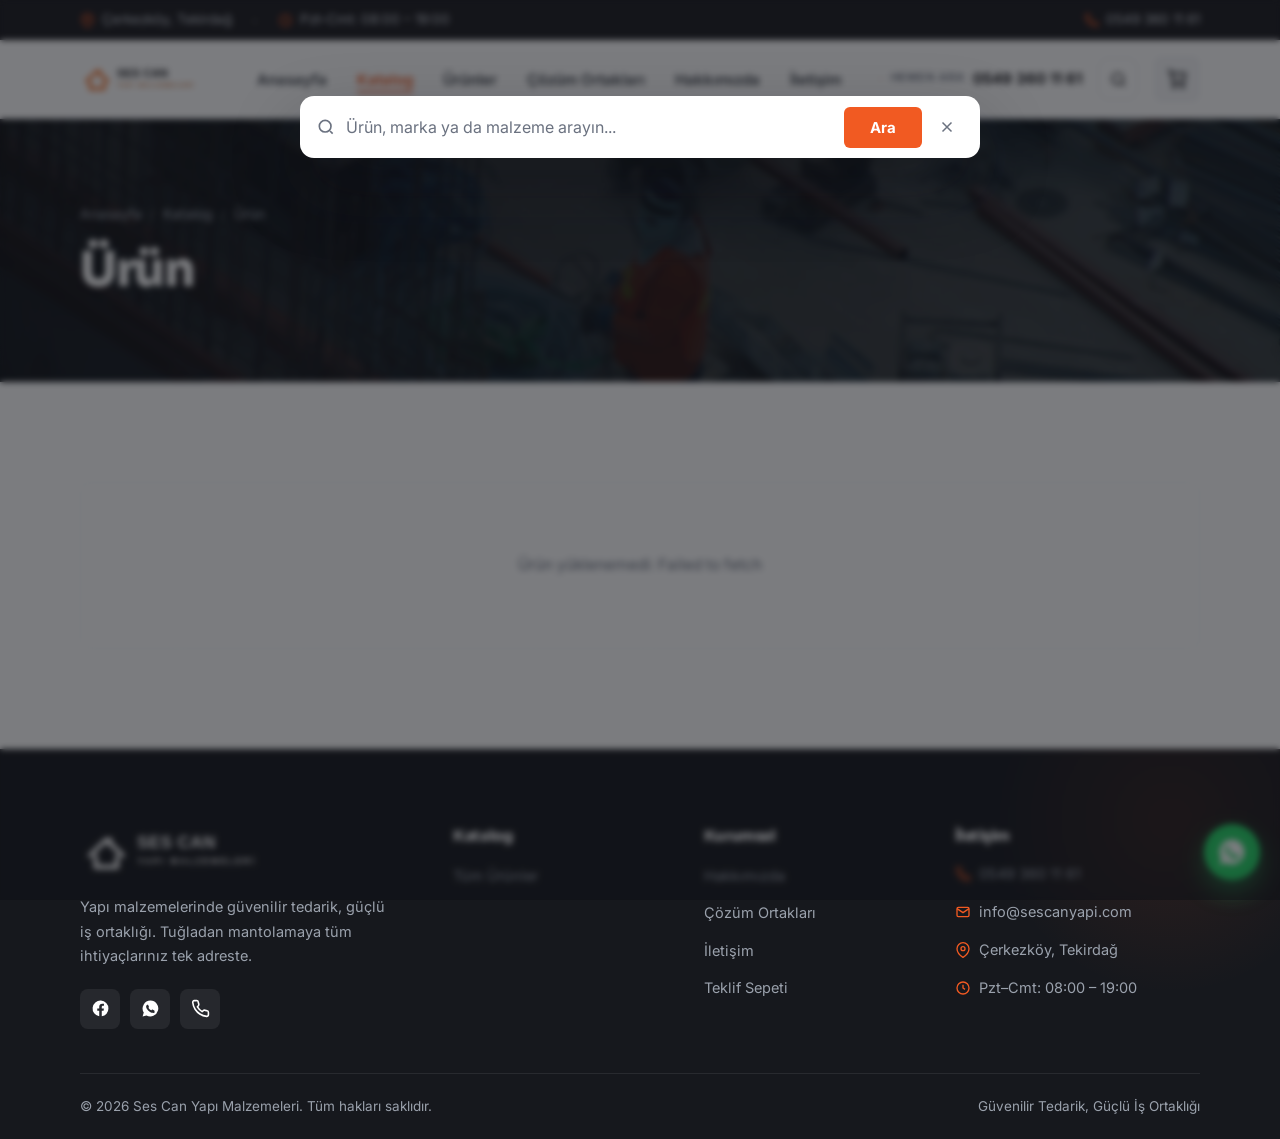
<file: urun.html>
<!DOCTYPE html>
<html lang="tr">
<head>
<meta charset="UTF-8">
<meta name="viewport" content="width=device-width, initial-scale=1.0">
<title>Ürün Detayı — Ses Can Yapı</title>
<meta name="description" content="Ürün açıklaması, güncel fiyatı ve stok durumu. Miktarı seçip teklif sepetinize ekleyin.">
<meta name="theme-color" content="#F15A22">
<meta property="og:type" content="website">
<meta property="og:site_name" content="Ses Can Yapı">
<meta property="og:title" content="Ürün Detayı — Ses Can Yapı">
<meta property="og:description" content="Ürün açıklaması, güncel fiyatı ve stok durumu. Miktarı seçip teklif sepetinize ekleyin.">
<meta property="og:image" content="https://heyinora-max.github.io/sescanyapi/assets/og-image.jpg">
<meta property="og:url" content="https://heyinora-max.github.io/sescanyapi/urun.html">
<link rel="canonical" href="https://heyinora-max.github.io/sescanyapi/urun.html">
<link rel="preconnect" href="https://fonts.googleapis.com">
<link rel="preconnect" href="https://fonts.gstatic.com" crossorigin>
<link href="https://fonts.googleapis.com/css2?family=Inter:wght@400;500;600;700&family=Sora:wght@600;700;800&display=swap" rel="stylesheet">
<link rel="stylesheet" href="css/style.css?v=8">
<link rel="stylesheet" href="css/katalog.css?v=2">
<link rel="icon" href="assets/icon.svg" type="image/svg+xml">
<link rel="apple-touch-icon" href="assets/icon-192.png">
<link rel="manifest" href="site.webmanifest">
</head>
<body>

<div class="topbar">
  <div class="container">
    <div class="topbar__left">
      <a href="iletisim.html"><svg viewBox="0 0 24 24" fill="none" stroke="currentColor" stroke-width="2"><path d="M21 10c0 7-9 13-9 13s-9-6-9-13a9 9 0 0 1 18 0z"/><circle cx="12" cy="10" r="3"/></svg> Çerkezköy, Tekirdağ</a>
      <span class="sep">•</span>
      <span><svg viewBox="0 0 24 24" fill="none" stroke="currentColor" stroke-width="2"><circle cx="12" cy="12" r="9"/><path d="M12 7v5l3 2"/></svg> Pzt–Cmt: 08:00 – 19:00</span>
    </div>
    <div class="topbar__right">
      <a href="tel:+905493601161"><svg viewBox="0 0 24 24" fill="none" stroke="currentColor" stroke-width="2"><path d="M22 16.9v3a2 2 0 0 1-2.2 2 19.8 19.8 0 0 1-8.6-3 19.5 19.5 0 0 1-6-6 19.8 19.8 0 0 1-3-8.6A2 2 0 0 1 4.1 2h3a2 2 0 0 1 2 1.7c.1.9.4 1.8.7 2.7a2 2 0 0 1-.5 2.1L8.1 9.9a16 16 0 0 0 6 6l1.4-1.2a2 2 0 0 1 2.1-.5c.9.3 1.8.6 2.7.7a2 2 0 0 1 1.7 2z"/></svg> 0549 360 11 61</a>
    </div>
  </div>
</div>

<header class="header">
  <div class="container">
    <nav class="nav">
      <a class="nav__logo" href="index.html" aria-label="Ses Can Yapı ana sayfa"><img src="assets/logo.svg" alt="Ses Can Yapı"></a>
      <ul class="nav__menu">
        <li><a href="index.html">Anasayfa</a></li>
        <li><a href="katalog.html" class="active">Katalog</a></li>
        <li><a href="urunler.html">Ürünler</a></li>
        <li><a href="index.html#partners">Çözüm Ortakları</a></li>
        <li><a href="hakkimizda.html">Hakkımızda</a></li>
        <li><a href="iletisim.html">İletişim</a></li>
      </ul>
      <div class="nav__cta">
        <a class="nav__phone" href="tel:+905493601161">
          <svg viewBox="0 0 24 24" fill="none" stroke="currentColor" stroke-width="2"><path d="M22 16.9v3a2 2 0 0 1-2.2 2 19.8 19.8 0 0 1-8.6-3 19.5 19.5 0 0 1-6-6 19.8 19.8 0 0 1-3-8.6A2 2 0 0 1 4.1 2h3a2 2 0 0 1 2 1.7c.1.9.4 1.8.7 2.7a2 2 0 0 1-.5 2.1L8.1 9.9a16 16 0 0 0 6 6l1.4-1.2a2 2 0 0 1 2.1-.5c.9.3 1.8.6 2.7.7a2 2 0 0 1 1.7 2z"/></svg>
          <span>Hemen Ara</span>0549 360 11 61
        </a>
        <a class="nav__sepet" href="sepet.html" aria-label="Teklif sepeti">
          <svg viewBox="0 0 24 24" fill="none" stroke="currentColor" stroke-width="2"><path d="M6 6h15l-1.5 9h-12z"/><path d="M6 6L5 3H2"/><circle cx="9" cy="20" r="1.6"/><circle cx="18" cy="20" r="1.6"/></svg>
          <span class="sayi" data-sepet-rozet hidden>0</span>
        </a>
        <button class="nav__toggle" aria-label="Menüyü aç"><svg viewBox="0 0 24 24" fill="none" stroke="currentColor" stroke-width="2"><path d="M3 6h18M3 12h18M3 18h18"/></svg></button>
      </div>
    </nav>
  </div>
</header>

<div class="drawer" id="drawer">
  <div class="drawer__scrim"></div>
  <div class="drawer__panel">
    <div class="drawer__head">
      <img src="assets/logo.svg" alt="Ses Can Yapı">
      <button class="drawer__close" aria-label="Kapat"><svg viewBox="0 0 24 24" fill="none" stroke="currentColor" stroke-width="2"><path d="M18 6L6 18M6 6l12 12"/></svg></button>
    </div>
    <a class="link" href="index.html">Anasayfa</a>
    <a class="link" href="katalog.html">Katalog</a>
    <a class="link" href="urunler.html">Ürünler</a>
    <a class="link" href="index.html#partners">Çözüm Ortakları</a>
    <a class="link" href="hakkimizda.html">Hakkımızda</a>
    <a class="link" href="iletisim.html">İletişim</a>
    <a class="link drawer__sepet" href="sepet.html">Teklif Sepeti <span class="sayi" data-sepet-rozet hidden>0</span></a>
    <a class="btn btn-primary" href="iletisim.html">Teklif Al</a>
    <div class="drawer__contact"><a href="tel:+905493601161">0549 360 11 61</a><br>Çerkezköy, Tekirdağ</div>
  </div>
</div>

<section class="pagehead" style="background-image:url('assets/hero/slide1.jpg')">
  <div class="container">
    <div class="crumbs">
      <a href="index.html">Anasayfa</a><span class="sep">/</span>
      <a href="katalog.html">Katalog</a><span class="sep">/</span>
      <a href="katalog.html" id="crumb-grup">Ürün</a>
    </div>
    <h1 id="crumb-ad">Ürün</h1>
  </div>
</section>

<section class="section">
  <div class="container">
    <div id="icerik">
      <div class="udetay">
        <div class="udetay__gorsel"><div class="bos">&nbsp;</div></div>
        <div><p style="color:var(--muted)">Ürün yükleniyor...</p></div>
      </div>
    </div>
  </div>
</section>

<section class="section section--soft" id="benzer-bolum" hidden>
  <div class="container">
    <div class="section-head">
      <span class="eyebrow">Aynı Gruptan</span>
      <h2>Benzer <span class="u">Ürünler</span></h2>
    </div>
    <div class="ukartlar" id="benzer"></div>
  </div>
</section>

<footer class="footer">
  <div class="container">
    <div class="footer__grid">
      <div class="footer__brand">
        <img src="assets/logo.svg" alt="Ses Can Yapı">
        <p>Yapı malzemelerinde güvenilir tedarik, güçlü iş ortaklığı. Tuğladan mantolamaya tüm ihtiyaçlarınız tek adreste.</p>
        <div class="footer__social">
          <a href="https://www.facebook.com/profile.php?id=61588312053730" target="_blank" rel="noopener" aria-label="Facebook"><svg viewBox="0 0 24 24" fill="currentColor"><path d="M22 12a10 10 0 1 0-11.6 9.9v-7H7.9V12h2.5V9.8c0-2.5 1.5-3.9 3.8-3.9 1.1 0 2.2.2 2.2.2v2.5h-1.2c-1.2 0-1.6.8-1.6 1.6V12h2.7l-.4 2.9h-2.3v7A10 10 0 0 0 22 12z"/></svg></a>
          <a href="https://wa.me/905493601161" target="_blank" rel="noopener" aria-label="WhatsApp"><svg viewBox="0 0 24 24" fill="currentColor"><path d="M12 2a10 10 0 0 0-8.5 15.2L2 22l4.9-1.3A10 10 0 1 0 12 2zm5.8 14.2c-.2.7-1.4 1.3-1.9 1.4-.5.1-1.1.1-1.8-.1-.4-.1-1-.3-1.6-.6-2.9-1.2-4.7-4.1-4.9-4.3-.1-.2-1.1-1.5-1.1-2.8s.7-2 .9-2.2c.2-.3.5-.3.7-.3h.5c.2 0 .4 0 .6.5l.8 1.9c.1.2.1.4 0 .5l-.3.5c-.1.2-.3.3-.1.6.1.3.6 1 1.3 1.7.9.8 1.6 1 1.9 1.2.2.1.4.1.5-.1l.6-.7c.2-.2.3-.2.6-.1l1.8.9c.2.1.4.2.5.3.1.2.1.7-.1 1.3z"/></svg></a>
          <a href="tel:+905493601161" aria-label="Telefon"><svg viewBox="0 0 24 24" fill="none" stroke="currentColor" stroke-width="2"><path d="M22 16.9v3a2 2 0 0 1-2.2 2 19.8 19.8 0 0 1-8.6-3 19.5 19.5 0 0 1-6-6 19.8 19.8 0 0 1-3-8.6A2 2 0 0 1 4.1 2h3a2 2 0 0 1 2 1.7c.1.9.4 1.8.7 2.7a2 2 0 0 1-.5 2.1L8.1 9.9a16 16 0 0 0 6 6l1.4-1.2a2 2 0 0 1 2.1-.5c.9.3 1.8.6 2.7.7a2 2 0 0 1 1.7 2z"/></svg></a>
        </div>
      </div>
      <div class="footer__col">
        <h4>Katalog</h4>
        <ul id="footer-gruplar">
          <li><a href="katalog.html">Tüm Ürünler</a></li>
        </ul>
      </div>
      <div class="footer__col">
        <h4>Kurumsal</h4>
        <ul>
          <li><a href="hakkimizda.html">Hakkımızda</a></li>
          <li><a href="index.html#partners">Çözüm Ortakları</a></li>
          <li><a href="iletisim.html">İletişim</a></li>
          <li><a href="sepet.html">Teklif Sepeti</a></li>
        </ul>
      </div>
      <div class="footer__col">
        <h4>İletişim</h4>
        <ul>
          <li><a href="tel:+905493601161"><svg viewBox="0 0 24 24" fill="none" stroke="currentColor" stroke-width="2"><path d="M22 16.9v3a2 2 0 0 1-2.2 2 19.8 19.8 0 0 1-8.6-3 19.5 19.5 0 0 1-6-6 19.8 19.8 0 0 1-3-8.6A2 2 0 0 1 4.1 2h3a2 2 0 0 1 2 1.7c.1.9.4 1.8.7 2.7a2 2 0 0 1-.5 2.1L8.1 9.9a16 16 0 0 0 6 6l1.4-1.2a2 2 0 0 1 2.1-.5c.9.3 1.8.6 2.7.7a2 2 0 0 1 1.7 2z"/></svg> 0549 360 11 61</a></li>
          <li><a href="mailto:info@sescanyapi.com"><svg viewBox="0 0 24 24" fill="none" stroke="currentColor" stroke-width="2"><rect x="3" y="5" width="18" height="14" rx="2"/><path d="M3 7l9 6 9-6"/></svg> info@sescanyapi.com</a></li>
          <li><span><svg viewBox="0 0 24 24" fill="none" stroke="currentColor" stroke-width="2"><path d="M21 10c0 7-9 13-9 13s-9-6-9-13a9 9 0 0 1 18 0z"/><circle cx="12" cy="10" r="3"/></svg> Çerkezköy, Tekirdağ</span></li>
          <li><span><svg viewBox="0 0 24 24" fill="none" stroke="currentColor" stroke-width="2"><circle cx="12" cy="12" r="9"/><path d="M12 7v5l3 2"/></svg> Pzt–Cmt: 08:00 – 19:00</span></li>
        </ul>
      </div>
    </div>
    <div class="footer__bottom">
      <span>© <span id="year">2026</span> Ses Can Yapı Malzemeleri. Tüm hakları saklıdır.</span>
      <span>Güvenilir Tedarik, Güçlü İş Ortaklığı</span>
    </div>
  </div>
</footer>

<a class="wa-float" href="https://wa.me/905493601161" target="_blank" rel="noopener" aria-label="WhatsApp ile yazın">
  <svg viewBox="0 0 24 24" fill="currentColor"><path d="M12 2a10 10 0 0 0-8.5 15.2L2 22l4.9-1.3A10 10 0 1 0 12 2zm5.8 14.2c-.2.7-1.4 1.3-1.9 1.4-.5.1-1.1.1-1.8-.1-.4-.1-1-.3-1.6-.6-2.9-1.2-4.7-4.1-4.9-4.3-.1-.2-1.1-1.5-1.1-2.8s.7-2 .9-2.2c.2-.3.5-.3.7-.3h.5c.2 0 .4 0 .6.5l.8 1.9c.1.2.1.4 0 .5l-.3.5c-.1.2-.3.3-.1.6.1.3.6 1 1.3 1.7.9.8 1.6 1 1.9 1.2.2.1.4.1.5-.1l.6-.7c.2-.2.3-.2.6-.1l1.8.9c.2.1.4.2.5.3.1.2.1.7-.1 1.3z"/></svg>
</a>

<script src="js/config.js?v=2"></script>
<script src="js/veri.js?v=3"></script>
<script src="js/sepet.js?v=1"></script>
<script src="js/kart.js?v=1"></script>
<script src="js/urun.js?v=2"></script>
<script src="js/main.js?v=8"></script>
</body>
</html>
</file>
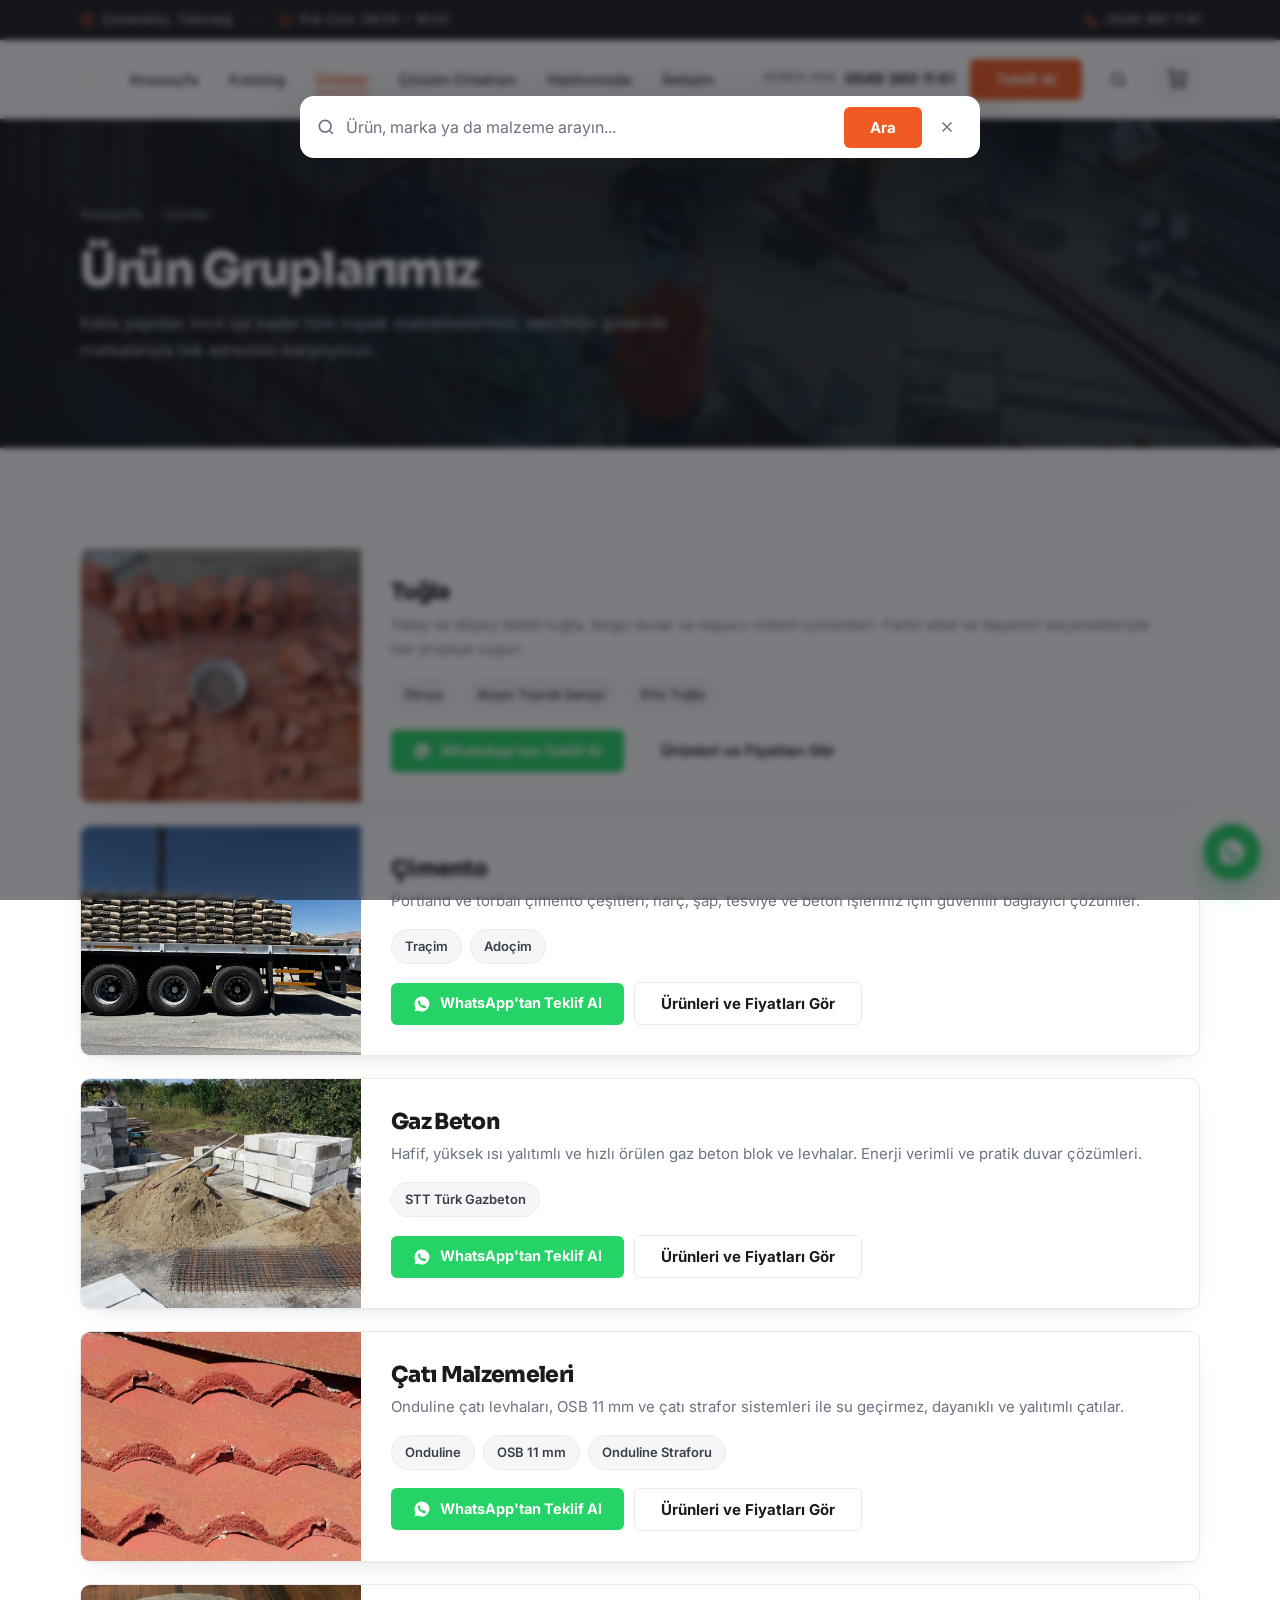
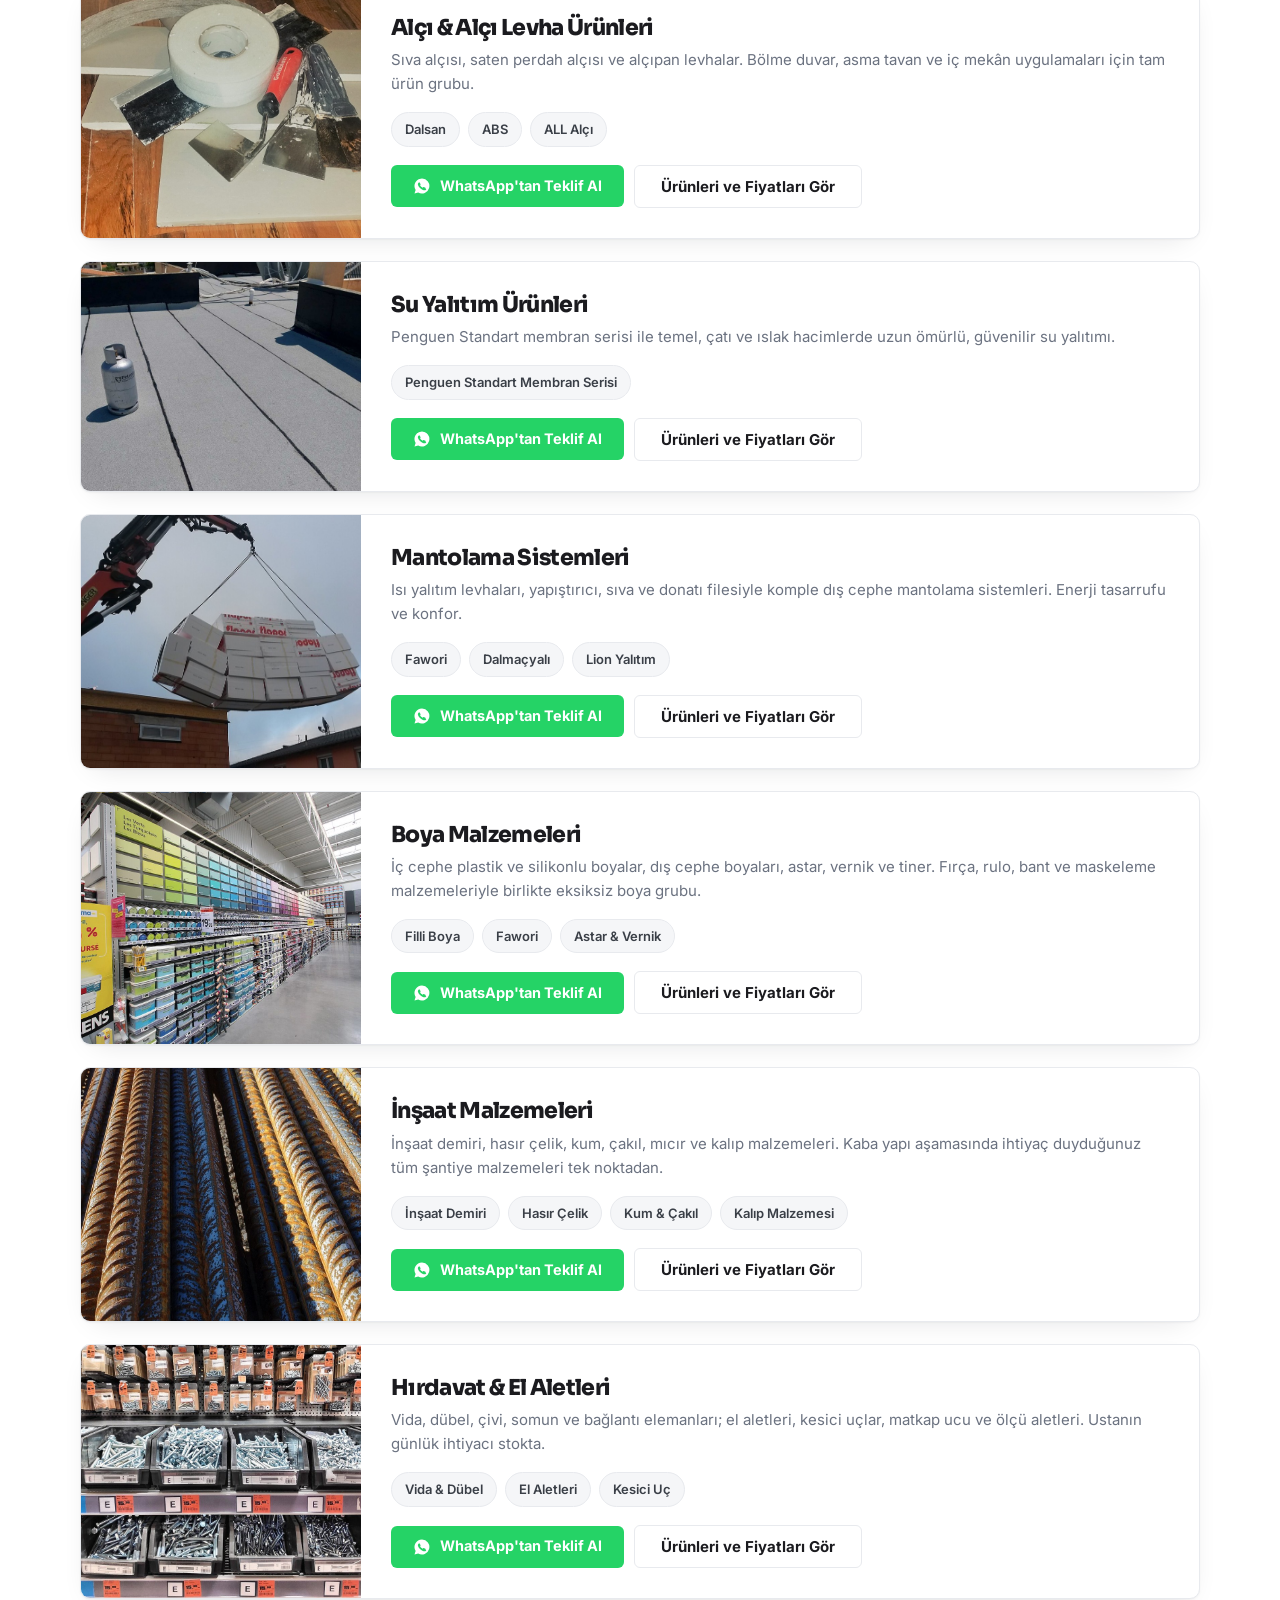
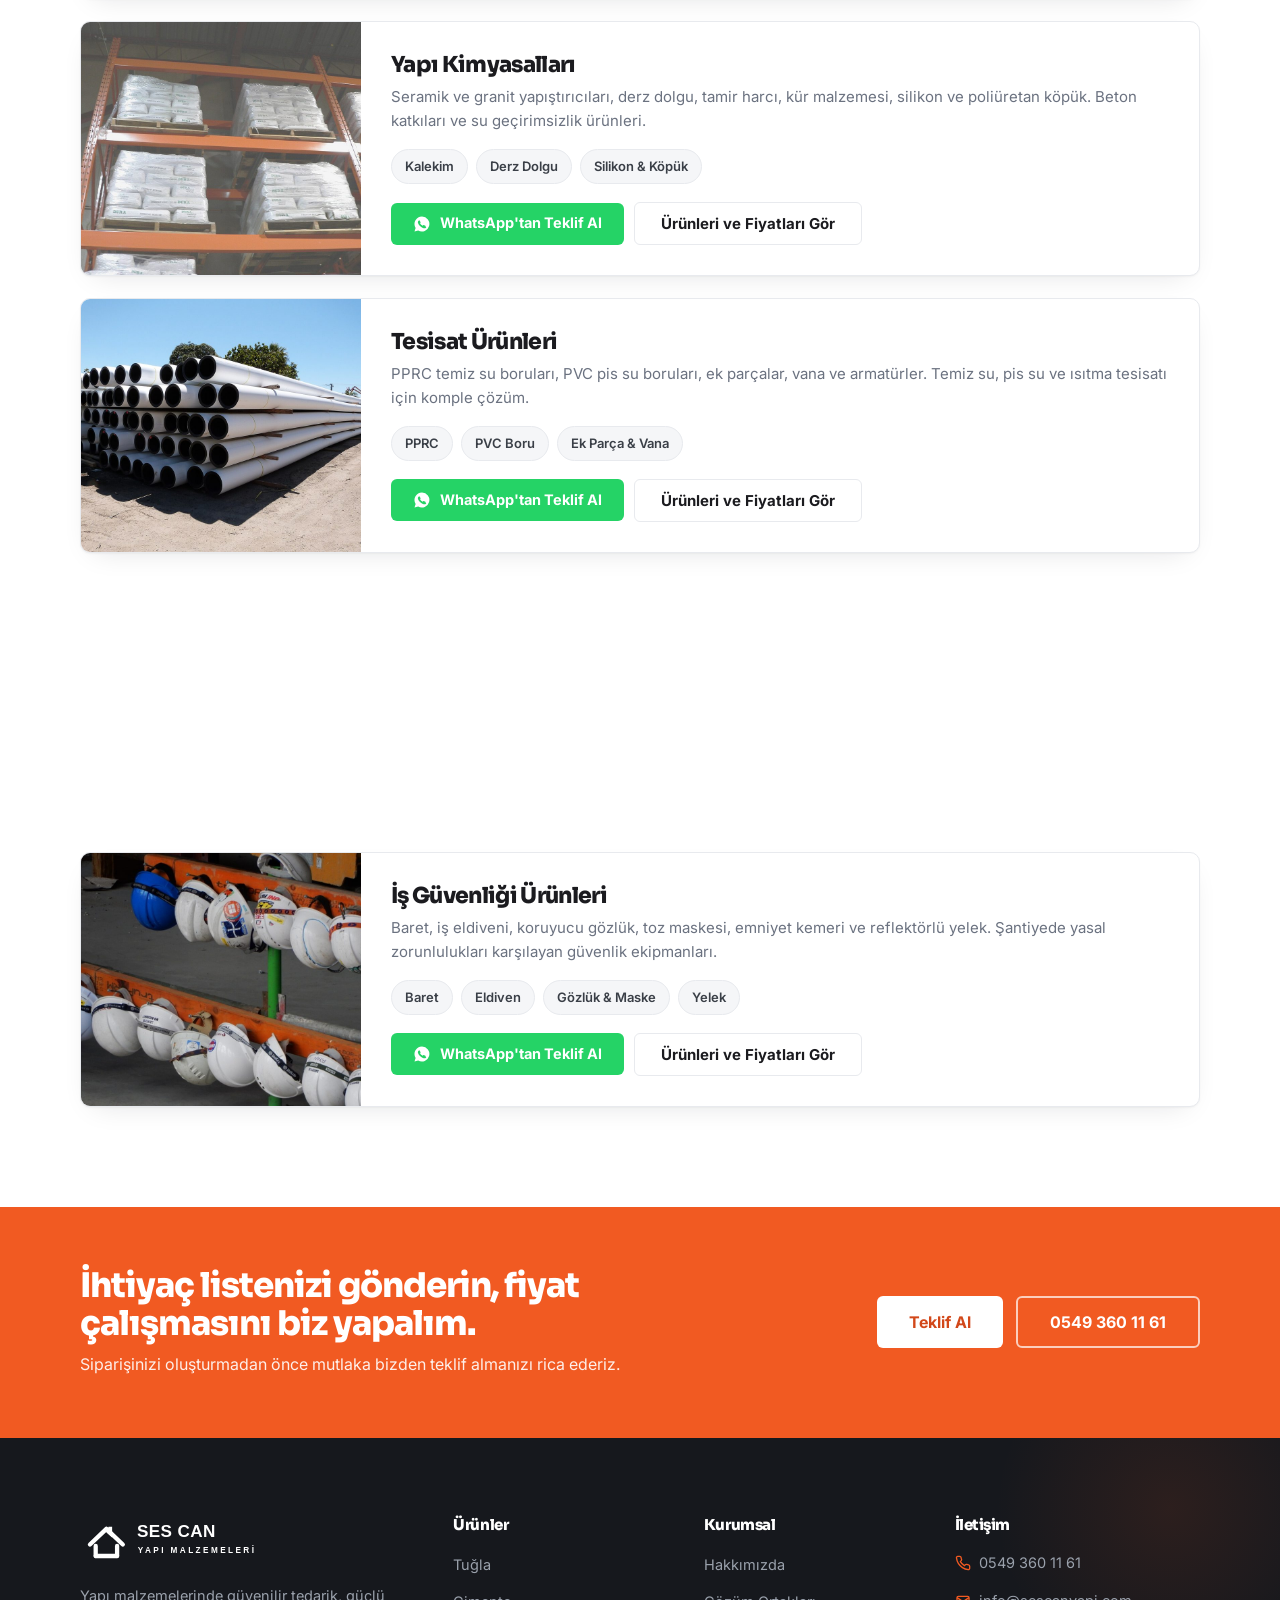
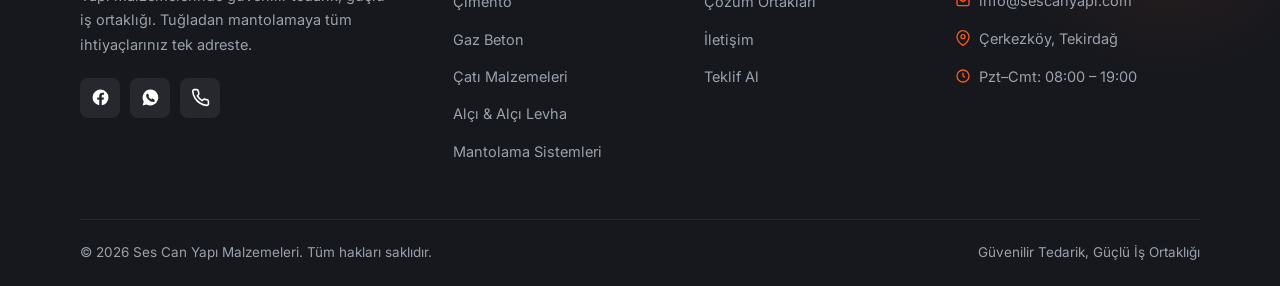
<file: urunler.html>
<!DOCTYPE html>
<html lang="tr">
<head>
<meta charset="UTF-8">
<meta name="viewport" content="width=device-width, initial-scale=1.0">
<title>Ürünler — Ses Can Yapı | Tuğla, Çimento, Çatı, Alçı, Mantolama</title>
<meta name="description" content="Ses Can Yapı ürün grupları: Tuğla, Çimento, Gaz Beton, Çatı, Alçı, Su Yalıtım, Mantolama, Boya, İnşaat Malzemeleri, Hırdavat, Yapı Kimyasalları, Tesisat, Elektrik ve İş Güvenliği. Sektörün güvenilir markaları, tek adreste.">
<meta name="theme-color" content="#F15A22">
<meta property="og:type" content="website">
<meta property="og:site_name" content="Ses Can Yapı">
<meta property="og:title" content="Ürünler — Ses Can Yapı">
<meta property="og:description" content="Tuğla, çimento, gaz beton, çatı, alçı, su yalıtımı ve mantolama — sektörün güvenilir markaları tek adreste.">
<meta property="og:image" content="https://heyinora-max.github.io/sescanyapi/assets/og-image.jpg">
<meta property="og:url" content="https://heyinora-max.github.io/sescanyapi/urunler.html">
<link rel="canonical" href="https://heyinora-max.github.io/sescanyapi/urunler.html">
<link rel="preconnect" href="https://fonts.googleapis.com">
<link rel="preconnect" href="https://fonts.gstatic.com" crossorigin>
<link href="https://fonts.googleapis.com/css2?family=Inter:wght@400;500;600;700&family=Sora:wght@600;700;800&display=swap" rel="stylesheet">
<link rel="stylesheet" href="css/style.css?v=8">
<link rel="stylesheet" href="css/katalog.css?v=1">
<link rel="icon" href="assets/icon.svg" type="image/svg+xml">
<link rel="apple-touch-icon" href="assets/icon-192.png">
<link rel="manifest" href="site.webmanifest">
</head>
<body>

<div class="topbar">
  <div class="container">
    <div class="topbar__left">
      <a href="iletisim.html"><svg viewBox="0 0 24 24" fill="none" stroke="currentColor" stroke-width="2"><path d="M21 10c0 7-9 13-9 13s-9-6-9-13a9 9 0 0 1 18 0z"/><circle cx="12" cy="10" r="3"/></svg> Çerkezköy, Tekirdağ</a>
      <span class="sep">•</span>
      <span><svg viewBox="0 0 24 24" fill="none" stroke="currentColor" stroke-width="2"><circle cx="12" cy="12" r="9"/><path d="M12 7v5l3 2"/></svg> Pzt–Cmt: 08:00 – 19:00</span>
    </div>
    <div class="topbar__right">
      <a href="tel:+905493601161"><svg viewBox="0 0 24 24" fill="none" stroke="currentColor" stroke-width="2"><path d="M22 16.9v3a2 2 0 0 1-2.2 2 19.8 19.8 0 0 1-8.6-3 19.5 19.5 0 0 1-6-6 19.8 19.8 0 0 1-3-8.6A2 2 0 0 1 4.1 2h3a2 2 0 0 1 2 1.7c.1.9.4 1.8.7 2.7a2 2 0 0 1-.5 2.1L8.1 9.9a16 16 0 0 0 6 6l1.4-1.2a2 2 0 0 1 2.1-.5c.9.3 1.8.6 2.7.7a2 2 0 0 1 1.7 2z"/></svg> 0549 360 11 61</a>
    </div>
  </div>
</div>

<header class="header">
  <div class="container">
    <nav class="nav">
      <a class="nav__logo" href="index.html" aria-label="Ses Can Yapı ana sayfa"><img src="assets/logo.svg" alt="Ses Can Yapı"></a>
      <ul class="nav__menu">
        <li><a href="index.html">Anasayfa</a></li>
        <li><a href="katalog.html">Katalog</a></li>
        <li><a href="urunler.html" class="active">Ürünler</a></li>
        <li><a href="index.html#partners">Çözüm Ortakları</a></li>
        <li><a href="hakkimizda.html">Hakkımızda</a></li>
        <li><a href="iletisim.html">İletişim</a></li>
      </ul>
      <div class="nav__cta">
        <a class="nav__phone" href="tel:+905493601161">
          <svg viewBox="0 0 24 24" fill="none" stroke="currentColor" stroke-width="2"><path d="M22 16.9v3a2 2 0 0 1-2.2 2 19.8 19.8 0 0 1-8.6-3 19.5 19.5 0 0 1-6-6 19.8 19.8 0 0 1-3-8.6A2 2 0 0 1 4.1 2h3a2 2 0 0 1 2 1.7c.1.9.4 1.8.7 2.7a2 2 0 0 1-.5 2.1L8.1 9.9a16 16 0 0 0 6 6l1.4-1.2a2 2 0 0 1 2.1-.5c.9.3 1.8.6 2.7.7a2 2 0 0 1 1.7 2z"/></svg>
          <span>Hemen Ara</span>0549 360 11 61
        </a>
        <a class="btn btn-primary" href="iletisim.html">Teklif Al</a>
        <a class="nav__sepet" href="sepet.html" aria-label="Teklif sepeti">
          <svg viewBox="0 0 24 24" fill="none" stroke="currentColor" stroke-width="2"><path d="M6 6h15l-1.5 9h-12z"/><path d="M6 6L5 3H2"/><circle cx="9" cy="20" r="1.6"/><circle cx="18" cy="20" r="1.6"/></svg>
          <span class="sayi" data-sepet-rozet hidden>0</span>
        </a>
        <button class="nav__toggle" aria-label="Menüyü aç"><svg viewBox="0 0 24 24" fill="none" stroke="currentColor" stroke-width="2"><path d="M3 6h18M3 12h18M3 18h18"/></svg></button>
      </div>
    </nav>
  </div>
</header>

<div class="drawer" id="drawer">
  <div class="drawer__scrim"></div>
  <div class="drawer__panel">
    <div class="drawer__head">
      <img src="assets/logo.svg" alt="Ses Can Yapı">
      <button class="drawer__close" aria-label="Kapat"><svg viewBox="0 0 24 24" fill="none" stroke="currentColor" stroke-width="2"><path d="M18 6L6 18M6 6l12 12"/></svg></button>
    </div>
    <a class="link" href="index.html">Anasayfa</a>
    <a class="link" href="katalog.html">Katalog</a>
    <a class="link" href="urunler.html">Ürünler</a>
    <a class="link" href="index.html#partners">Çözüm Ortakları</a>
    <a class="link" href="hakkimizda.html">Hakkımızda</a>
    <a class="link" href="iletisim.html">İletişim</a>
    <a class="link drawer__sepet" href="sepet.html">Teklif Sepeti <span class="sayi" data-sepet-rozet hidden>0</span></a>
    <a class="btn btn-primary" href="iletisim.html">Teklif Al</a>
    <div class="drawer__contact"><a href="tel:+905493601161">0549 360 11 61</a><br>Çerkezköy, Tekirdağ</div>
  </div>
</div>

<section class="pagehead" style="background-image:url('assets/hero/slide1.jpg')">
  <div class="container">
    <div class="crumbs"><a href="index.html">Anasayfa</a><span class="sep">/</span><span>Ürünler</span></div>
    <h1>Ürün Gruplarımız</h1>
    <p>Kaba yapıdan ince işe kadar tüm inşaat malzemelerinizi, sektörün güvenilir markalarıyla tek adresten karşılıyoruz.</p>
  </div>
</section>

<section class="section">
  <div class="container">

    <article class="prod reveal" id="tugla">
      <div class="prod__img" style="background-image:url('assets/products/cat-tugla.jpg')"></div>
      <div class="prod__body">
        <h3>Tuğla</h3>
        <p>Yatay ve düşey delikli tuğla, dolgu duvar ve taşıyıcı sistem çözümleri. Farklı ebat ve dayanım seçenekleriyle her projeye uygun.</p>
        <div class="prod__brands"><span>Derya</span><span>Beşer Toprak Sanayi</span><span>Efor Tuğla</span></div>
      </div>
    </article>

    <article class="prod reveal" id="cimento">
      <div class="prod__img" style="background-image:url('assets/products/cat-cimento.jpg')"></div>
      <div class="prod__body">
        <h3>Çimento</h3>
        <p>Portland ve torbalı çimento çeşitleri; harç, şap, tesviye ve beton işleriniz için güvenilir bağlayıcı çözümler.</p>
        <div class="prod__brands"><span>Traçim</span><span>Adoçim</span></div>
      </div>
    </article>

    <article class="prod reveal" id="gazbeton">
      <div class="prod__img" style="background-image:url('assets/products/cat-gazbeton.jpg')"></div>
      <div class="prod__body">
        <h3>Gaz Beton</h3>
        <p>Hafif, yüksek ısı yalıtımlı ve hızlı örülen gaz beton blok ve levhalar. Enerji verimli ve pratik duvar çözümleri.</p>
        <div class="prod__brands"><span>STT Türk Gazbeton</span></div>
      </div>
    </article>

    <article class="prod reveal" id="cati">
      <div class="prod__img" style="background-image:url('assets/products/cat-cati.jpg')"></div>
      <div class="prod__body">
        <h3>Çatı Malzemeleri</h3>
        <p>Onduline çatı levhaları, OSB 11 mm ve çatı strafor sistemleri ile su geçirmez, dayanıklı ve yalıtımlı çatılar.</p>
        <div class="prod__brands"><span>Onduline</span><span>OSB 11 mm</span><span>Onduline Straforu</span></div>
      </div>
    </article>

    <article class="prod reveal" id="alci">
      <div class="prod__img" style="background-image:url('assets/products/cat-alci.jpg')"></div>
      <div class="prod__body">
        <h3>Alçı & Alçı Levha Ürünleri</h3>
        <p>Sıva alçısı, saten perdah alçısı ve alçıpan levhalar. Bölme duvar, asma tavan ve iç mekân uygulamaları için tam ürün grubu.</p>
        <div class="prod__brands"><span>Dalsan</span><span>ABS</span><span>ALL Alçı</span></div>
      </div>
    </article>

    <article class="prod reveal" id="yalitim">
      <div class="prod__img" style="background-image:url('assets/products/cat-suyalitim.jpg')"></div>
      <div class="prod__body">
        <h3>Su Yalıtım Ürünleri</h3>
        <p>Penguen Standart membran serisi ile temel, çatı ve ıslak hacimlerde uzun ömürlü, güvenilir su yalıtımı.</p>
        <div class="prod__brands"><span>Penguen Standart Membran Serisi</span></div>
      </div>
    </article>

    <article class="prod reveal" id="mantolama">
      <div class="prod__img" style="background-image:url('assets/products/cat-mantolama.jpg')"></div>
      <div class="prod__body">
        <h3>Mantolama Sistemleri</h3>
        <p>Isı yalıtım levhaları, yapıştırıcı, sıva ve donatı filesiyle komple dış cephe mantolama sistemleri. Enerji tasarrufu ve konfor.</p>
        <div class="prod__brands"><span>Fawori</span><span>Dalmaçyalı</span><span>Lion Yalıtım</span></div>
      </div>
    </article>


    <article class="prod reveal" id="boya">
      <div class="prod__img" style="background-image:url('assets/products/cat-boya.jpg')"></div>
      <div class="prod__body">
        <h3>Boya Malzemeleri</h3>
        <p>İç cephe plastik ve silikonlu boyalar, dış cephe boyaları, astar, vernik ve tiner. Fırça, rulo, bant ve maskeleme malzemeleriyle birlikte eksiksiz boya grubu.</p>
        <div class="prod__brands"><span>Filli Boya</span><span>Fawori</span><span>Astar &amp; Vernik</span></div>
      </div>
    </article>

    <article class="prod reveal" id="insaat">
      <div class="prod__img" style="background-image:url('assets/products/cat-insaat.jpg')"></div>
      <div class="prod__body">
        <h3>İnşaat Malzemeleri</h3>
        <p>İnşaat demiri, hasır çelik, kum, çakıl, mıcır ve kalıp malzemeleri. Kaba yapı aşamasında ihtiyaç duyduğunuz tüm şantiye malzemeleri tek noktadan.</p>
        <div class="prod__brands"><span>İnşaat Demiri</span><span>Hasır Çelik</span><span>Kum &amp; Çakıl</span><span>Kalıp Malzemesi</span></div>
      </div>
    </article>

    <article class="prod reveal" id="hirdavat">
      <div class="prod__img" style="background-image:url('assets/products/cat-hirdavat.jpg')"></div>
      <div class="prod__body">
        <h3>Hırdavat &amp; El Aletleri</h3>
        <p>Vida, dübel, çivi, somun ve bağlantı elemanları; el aletleri, kesici uçlar, matkap ucu ve ölçü aletleri. Ustanın günlük ihtiyacı stokta.</p>
        <div class="prod__brands"><span>Vida &amp; Dübel</span><span>El Aletleri</span><span>Kesici Uç</span></div>
      </div>
    </article>

    <article class="prod reveal" id="yapi-kimya">
      <div class="prod__img" style="background-image:url('assets/products/cat-yapikimya.jpg')"></div>
      <div class="prod__body">
        <h3>Yapı Kimyasalları</h3>
        <p>Seramik ve granit yapıştırıcıları, derz dolgu, tamir harcı, kür malzemesi, silikon ve poliüretan köpük. Beton katkıları ve su geçirimsizlik ürünleri.</p>
        <div class="prod__brands"><span>Kalekim</span><span>Derz Dolgu</span><span>Silikon &amp; Köpük</span></div>
      </div>
    </article>

    <article class="prod reveal" id="tesisat">
      <div class="prod__img" style="background-image:url('assets/products/cat-tesisat.jpg')"></div>
      <div class="prod__body">
        <h3>Tesisat Ürünleri</h3>
        <p>PPRC temiz su boruları, PVC pis su boruları, ek parçalar, vana ve armatürler. Temiz su, pis su ve ısıtma tesisatı için komple çözüm.</p>
        <div class="prod__brands"><span>PPRC</span><span>PVC Boru</span><span>Ek Parça &amp; Vana</span></div>
      </div>
    </article>

    <article class="prod reveal" id="elektrik">
      <div class="prod__img" style="background-image:url('assets/products/cat-elektrik.jpg')"></div>
      <div class="prod__body">
        <h3>Elektrik Malzemeleri</h3>
        <p>NYA ve NYM kablolar, spiral boru, kasa, priz, anahtar, sigorta ve pano malzemeleri. Aydınlatma armatürleri ve LED ürün grubu.</p>
        <div class="prod__brands"><span>Kablo</span><span>Priz &amp; Anahtar</span><span>Sigorta &amp; Pano</span></div>
      </div>
    </article>

    <article class="prod reveal" id="is-guvenlik">
      <div class="prod__img" style="background-image:url('assets/products/cat-isguvenlik.jpg')"></div>
      <div class="prod__body">
        <h3>İş Güvenliği Ürünleri</h3>
        <p>Baret, iş eldiveni, koruyucu gözlük, toz maskesi, emniyet kemeri ve reflektörlü yelek. Şantiyede yasal zorunlulukları karşılayan güvenlik ekipmanları.</p>
        <div class="prod__brands"><span>Baret</span><span>Eldiven</span><span>Gözlük &amp; Maske</span><span>Yelek</span></div>
      </div>
    </article>
  </div>
</section>

<section class="ctastrip">
  <div class="container">
    <div>
      <h2>İhtiyaç listenizi gönderin, fiyat çalışmasını biz yapalım.</h2>
      <p>Siparişinizi oluşturmadan önce mutlaka bizden teklif almanızı rica ederiz.</p>
    </div>
    <div class="ctastrip__actions">
      <a class="btn btn-primary btn-lg" href="iletisim.html">Teklif Al</a>
      <a class="btn btn-ghost btn-lg" href="tel:+905493601161">0549 360 11 61</a>
    </div>
  </div>
</section>

<footer class="footer">
  <div class="container">
    <div class="footer__grid">
      <div class="footer__brand">
        <img src="assets/logo.svg" alt="Ses Can Yapı">
        <p>Yapı malzemelerinde güvenilir tedarik, güçlü iş ortaklığı. Tuğladan mantolamaya tüm ihtiyaçlarınız tek adreste.</p>
        <div class="footer__social">
          <a href="https://www.facebook.com/profile.php?id=61588312053730" target="_blank" rel="noopener" aria-label="Facebook"><svg viewBox="0 0 24 24" fill="currentColor"><path d="M22 12a10 10 0 1 0-11.6 9.9v-7H7.9V12h2.5V9.8c0-2.5 1.5-3.9 3.8-3.9 1.1 0 2.2.2 2.2.2v2.5h-1.2c-1.2 0-1.6.8-1.6 1.6V12h2.7l-.4 2.9h-2.3v7A10 10 0 0 0 22 12z"/></svg></a>
          <a href="https://wa.me/905493601161" target="_blank" rel="noopener" aria-label="WhatsApp"><svg viewBox="0 0 24 24" fill="currentColor"><path d="M12 2a10 10 0 0 0-8.5 15.2L2 22l4.9-1.3A10 10 0 1 0 12 2zm5.8 14.2c-.2.7-1.4 1.3-1.9 1.4-.5.1-1.1.1-1.8-.1-.4-.1-1-.3-1.6-.6-2.9-1.2-4.7-4.1-4.9-4.3-.1-.2-1.1-1.5-1.1-2.8s.7-2 .9-2.2c.2-.3.5-.3.7-.3h.5c.2 0 .4 0 .6.5l.8 1.9c.1.2.1.4 0 .5l-.3.5c-.1.2-.3.3-.1.6.1.3.6 1 1.3 1.7.9.8 1.6 1 1.9 1.2.2.1.4.1.5-.1l.6-.7c.2-.2.3-.2.6-.1l1.8.9c.2.1.4.2.5.3.1.2.1.7-.1 1.3z"/></svg></a>
          <a href="tel:+905493601161" aria-label="Telefon"><svg viewBox="0 0 24 24" fill="none" stroke="currentColor" stroke-width="2"><path d="M22 16.9v3a2 2 0 0 1-2.2 2 19.8 19.8 0 0 1-8.6-3 19.5 19.5 0 0 1-6-6 19.8 19.8 0 0 1-3-8.6A2 2 0 0 1 4.1 2h3a2 2 0 0 1 2 1.7c.1.9.4 1.8.7 2.7a2 2 0 0 1-.5 2.1L8.1 9.9a16 16 0 0 0 6 6l1.4-1.2a2 2 0 0 1 2.1-.5c.9.3 1.8.6 2.7.7a2 2 0 0 1 1.7 2z"/></svg></a>
        </div>
      </div>
      <div class="footer__col">
        <h4>Ürünler</h4>
        <ul id="footer-gruplar">
          <li><a href="urunler.html#tugla">Tuğla</a></li>
          <li><a href="urunler.html#cimento">Çimento</a></li>
          <li><a href="urunler.html#gazbeton">Gaz Beton</a></li>
          <li><a href="urunler.html#cati">Çatı Malzemeleri</a></li>
          <li><a href="urunler.html#alci">Alçı & Alçı Levha</a></li>
          <li><a href="urunler.html#mantolama">Mantolama Sistemleri</a></li>
        </ul>
      </div>
      <div class="footer__col">
        <h4>Kurumsal</h4>
        <ul>
          <li><a href="hakkimizda.html">Hakkımızda</a></li>
          <li><a href="index.html#partners">Çözüm Ortakları</a></li>
          <li><a href="iletisim.html">İletişim</a></li>
          <li><a href="iletisim.html">Teklif Al</a></li>
        </ul>
      </div>
      <div class="footer__col">
        <h4>İletişim</h4>
        <ul>
          <li><a href="tel:+905493601161"><svg viewBox="0 0 24 24" fill="none" stroke="currentColor" stroke-width="2"><path d="M22 16.9v3a2 2 0 0 1-2.2 2 19.8 19.8 0 0 1-8.6-3 19.5 19.5 0 0 1-6-6 19.8 19.8 0 0 1-3-8.6A2 2 0 0 1 4.1 2h3a2 2 0 0 1 2 1.7c.1.9.4 1.8.7 2.7a2 2 0 0 1-.5 2.1L8.1 9.9a16 16 0 0 0 6 6l1.4-1.2a2 2 0 0 1 2.1-.5c.9.3 1.8.6 2.7.7a2 2 0 0 1 1.7 2z"/></svg> 0549 360 11 61</a></li>
          <li><a href="mailto:info@sescanyapi.com"><svg viewBox="0 0 24 24" fill="none" stroke="currentColor" stroke-width="2"><rect x="3" y="5" width="18" height="14" rx="2"/><path d="M3 7l9 6 9-6"/></svg> info@sescanyapi.com</a></li>
          <li><span><svg viewBox="0 0 24 24" fill="none" stroke="currentColor" stroke-width="2"><path d="M21 10c0 7-9 13-9 13s-9-6-9-13a9 9 0 0 1 18 0z"/><circle cx="12" cy="10" r="3"/></svg> Çerkezköy, Tekirdağ</span></li>
          <li><span><svg viewBox="0 0 24 24" fill="none" stroke="currentColor" stroke-width="2"><circle cx="12" cy="12" r="9"/><path d="M12 7v5l3 2"/></svg> Pzt–Cmt: 08:00 – 19:00</span></li>
        </ul>
      </div>
    </div>
    <div class="footer__bottom">
      <span>© <span id="year">2026</span> Ses Can Yapı Malzemeleri. Tüm hakları saklıdır.</span>
      <span>Güvenilir Tedarik, Güçlü İş Ortaklığı</span>
    </div>
  </div>
</footer>

<a class="wa-float" href="https://wa.me/905493601161" target="_blank" rel="noopener" aria-label="WhatsApp ile yazın">
  <svg viewBox="0 0 24 24" fill="currentColor"><path d="M12 2a10 10 0 0 0-8.5 15.2L2 22l4.9-1.3A10 10 0 1 0 12 2zm5.8 14.2c-.2.7-1.4 1.3-1.9 1.4-.5.1-1.1.1-1.8-.1-.4-.1-1-.3-1.6-.6-2.9-1.2-4.7-4.1-4.9-4.3-.1-.2-1.1-1.5-1.1-2.8s.7-2 .9-2.2c.2-.3.5-.3.7-.3h.5c.2 0 .4 0 .6.5l.8 1.9c.1.2.1.4 0 .5l-.3.5c-.1.2-.3.3-.1.6.1.3.6 1 1.3 1.7.9.8 1.6 1 1.9 1.2.2.1.4.1.5-.1l.6-.7c.2-.2.3-.2.6-.1l1.8.9c.2.1.4.2.5.3.1.2.1.7-.1 1.3z"/></svg>
</a>

<script src="js/config.js?v=2"></script>
<script src="js/veri.js?v=3"></script>
<script src="js/sepet.js?v=1"></script>
<script src="js/kart.js?v=1"></script>
<script src="js/main.js?v=8"></script>
</body>
</html>
</file>
<file: css/style.css>
/* =========================================================
   Ses Can Yapı — absalci.com.tr düzeni
   Açık/beyaz havadar kurumsal tema + turuncu vurgu
   Tam genişlik hero slider · fotoğraf ürün kartları · koyu footer
   ========================================================= */

:root {
  --orange: #F15A22;
  --orange-dark: #D2481A;
  --orange-soft: #FFF1EB;
  --ink: #1B1B1F;
  --ink-2: #3A3F47;
  --muted: #6B7280;
  --muted-2: #9AA1AC;
  --line: #E8EAEE;
  --bg: #FFFFFF;
  --bg-soft: #F5F6F8;
  --footer: #16181D;

  --radius: 10px;
  --radius-sm: 8px;
  --radius-lg: 16px;
  --shadow-sm: 0 1px 2px rgba(20,23,28,.05), 0 4px 14px rgba(20,23,28,.06);
  --shadow-md: 0 12px 34px rgba(20,23,28,.10);
  --shadow-lg: 0 30px 70px rgba(20,23,28,.16);

  --maxw: 1200px;
  --sp: clamp(56px, 8vw, 100px);

  --font-body: 'Inter', -apple-system, BlinkMacSystemFont, 'Segoe UI', Roboto, sans-serif;
  --font-head: 'Sora', var(--font-body);
}

*, *::before, *::after { box-sizing: border-box; }
* { margin: 0; }
html { scroll-behavior: smooth; scroll-padding-top: 96px; -webkit-text-size-adjust: 100%; }
body {
  font-family: var(--font-body);
  color: var(--ink);
  background: var(--bg);
  line-height: 1.6;
  font-size: 16px;
  -webkit-font-smoothing: antialiased;
  text-rendering: optimizeLegibility;
  overflow-x: hidden;
}
img, svg { display: block; max-width: 100%; }
a { color: inherit; text-decoration: none; }
ul { list-style: none; padding: 0; }
button { font-family: inherit; cursor: pointer; border: none; background: none; }
h1, h2, h3, h4 { font-family: var(--font-head); font-weight: 800; line-height: 1.14; letter-spacing: -.02em; color: var(--ink); }

.container { width: 100%; max-width: var(--maxw); margin-inline: auto; padding-inline: clamp(18px, 4vw, 40px); }
.section { padding-block: var(--sp); }
.section--soft { background: var(--bg-soft); }

.section-head { max-width: 640px; margin-bottom: clamp(32px, 4.5vw, 52px); }
.section-head.center { margin-inline: auto; text-align: center; }
.eyebrow {
  display: inline-block; font: 700 13px/1 var(--font-body);
  letter-spacing: .16em; text-transform: uppercase; color: var(--orange); margin-bottom: 14px;
}
.section-head h2 { font-size: clamp(26px, 4vw, 40px); }
.section-head h2 .u { color: var(--orange); }
.section-head p { margin-top: 14px; color: var(--muted); font-size: clamp(15.5px, 2vw, 17.5px); }

/* ---------- buttons ---------- */
.btn {
  display: inline-flex; align-items: center; justify-content: center; gap: 9px;
  padding: 13px 26px; border-radius: 6px;
  font: 700 15px/1 var(--font-body); transition: all .18s ease; white-space: nowrap;
}
.btn svg { width: 18px; height: 18px; }
.btn-primary { background: var(--orange); color: #fff; }
.btn-primary:hover { background: var(--orange-dark); }
.btn-ghost { background: transparent; color: #fff; border: 2px solid rgba(255,255,255,.7); }
.btn-ghost:hover { background: #fff; color: var(--ink); }
.btn-outline { background: #fff; color: var(--ink); border: 1.5px solid var(--line); }
.btn-outline:hover { border-color: var(--orange); color: var(--orange); }
.btn-dark { background: var(--ink); color: #fff; }
.btn-dark:hover { background: #000; }
.btn-lg { padding: 16px 32px; font-size: 16px; }

/* =========================================================
   HEADER
   ========================================================= */
.topbar { background: var(--ink); color: #C9CED6; font-size: 13.5px; }
.topbar .container { display: flex; align-items: center; justify-content: space-between; height: 40px; gap: 20px; }
.topbar a { display: inline-flex; align-items: center; gap: 7px; transition: color .15s; }
.topbar a:hover { color: #fff; }
.topbar__left { display: flex; align-items: center; gap: 20px; }
.topbar__left span { display: inline-flex; align-items: center; gap: 7px; }
.topbar__right { display: flex; align-items: center; gap: 18px; }
.topbar svg { width: 15px; height: 15px; color: var(--orange); flex: none; }
.topbar__left .sep { color: rgba(255,255,255,.28); font-size: 10px; }
@media (max-width: 720px){ .topbar__left { display: none; } }

.header {
  position: sticky; top: 0; z-index: 60; background: #fff;
  border-bottom: 1px solid var(--line); transition: box-shadow .2s;
}
.header.scrolled { box-shadow: var(--shadow-sm); }
.nav { display: flex; align-items: center; justify-content: space-between; height: 78px; gap: 24px; }
.nav__logo img { height: 48px; width: auto; }
.nav__menu { display: flex; align-items: center; gap: 2px; }
.nav__menu a {
  padding: 10px 14px; font-weight: 600; font-size: 15px; color: var(--ink-2);
  position: relative; transition: color .15s; white-space: nowrap;
}
.nav__menu a::after {
  content: ""; position: absolute; left: 14px; right: 14px; bottom: 6px; height: 2px;
  background: var(--orange); transform: scaleX(0); transform-origin: left; transition: transform .2s;
}
.nav__menu a:hover, .nav__menu a.active { color: var(--orange); }
.nav__menu a.active::after, .nav__menu a:hover::after { transform: scaleX(1); }
.nav__cta { display: flex; align-items: center; gap: 16px; }
.nav__phone { display: inline-flex; align-items: center; gap: 9px; font-weight: 700; font-size: 15px; white-space: nowrap; }
.nav__phone svg { width: 22px; height: 22px; color: var(--orange); }
.nav__phone span { font-size: 11px; font-weight: 600; color: var(--muted); text-transform: uppercase; letter-spacing: .08em; display: block; line-height: 1; margin-bottom: 3px; }
.nav__toggle { display: none; width: 44px; height: 44px; border-radius: 8px; align-items: center; justify-content: center; }
.nav__toggle svg { width: 26px; height: 26px; }
@media (max-width: 1180px){ .nav__phone { display: none; } }
@media (max-width: 980px){ .nav__menu { display: none; } .nav__toggle { display: inline-flex; } }
@media (max-width: 560px){ .nav__cta > .btn-primary { display: none; } .nav { height: 64px; } }

/* mobile drawer */
.drawer { position: fixed; inset: 0; z-index: 90; visibility: hidden; opacity: 0; transition: opacity .25s, visibility .25s; }
.drawer.open { visibility: visible; opacity: 1; }
.drawer__scrim { position: absolute; inset: 0; background: rgba(20,23,28,.5); }
.drawer__panel {
  position: absolute; top: 0; right: 0; height: 100%; width: min(84vw, 330px);
  background: #fff; padding: 24px; display: flex; flex-direction: column; gap: 4px;
  transform: translateX(100%); transition: transform .28s cubic-bezier(.22,1,.36,1); box-shadow: var(--shadow-lg);
}
.drawer.open .drawer__panel { transform: translateX(0); }
.drawer__head { display: flex; justify-content: space-between; align-items: center; margin-bottom: 16px; }
.drawer__head img { height: 40px; }
.drawer__close { width: 42px; height: 42px; border-radius: 8px; background: var(--bg-soft); display: flex; align-items: center; justify-content: center; }
.drawer__panel a.link { padding: 13px 12px; font-weight: 600; font-size: 16px; border-bottom: 1px solid var(--line); }
.drawer__panel a.link:hover { color: var(--orange); }
.drawer__panel .btn { margin-top: 16px; }
.drawer__contact { margin-top: auto; padding-top: 16px; color: var(--muted); font-size: 14px; }

/* =========================================================
   HERO SLIDER (full-width, edge-to-edge)
   ========================================================= */
.hero { position: relative; }
.slider { position: relative; height: clamp(440px, 68vh, 640px); overflow: hidden;
  background: linear-gradient(120deg, #16181D 0%, #1E1A16 55%, #2A1A10 100%); }
.slide {
  position: absolute; inset: 0; opacity: 0; transition: opacity .9s ease; z-index: 1;
  background-size: cover; background-position: center;
}
.slide.active { opacity: 1; z-index: 2; }
.slide::before {
  content: ""; position: absolute; inset: 0;
  background: linear-gradient(90deg, rgba(15,17,21,.86) 0%, rgba(15,17,21,.66) 40%, rgba(15,17,21,.28) 100%);
}
.slide__inner { position: relative; z-index: 3; height: 100%; display: flex; align-items: center; }
.slide__inner .container { width: 100%; }
.slide__box { max-width: 620px; color: #fff; }
.slide__tag {
  display: inline-block; font: 700 12.5px/1 var(--font-body); letter-spacing: .14em; text-transform: uppercase;
  color: #fff; background: var(--orange); padding: 8px 15px; border-radius: 4px; margin-bottom: 20px;
}
.slide__box h2 { color: #fff; font-size: clamp(30px, 5.2vw, 56px); line-height: 1.05; }
.slide__box h2 .u { color: var(--orange); }
.slide__box p { margin-top: 18px; font-size: clamp(15.5px, 2vw, 19px); color: #D7DBE0; max-width: 520px; }
.slide__actions { margin-top: 30px; display: flex; flex-wrap: wrap; gap: 13px; }

/* slider controls */
.slider__dots { position: absolute; z-index: 5; bottom: 22px; left: 50%; transform: translateX(-50%); display: flex; gap: 10px; }
.slider__dots button { width: 11px; height: 11px; border-radius: 50%; background: rgba(255,255,255,.4); transition: all .2s; }
.slider__dots button.active { background: var(--orange); width: 30px; border-radius: 6px; }
.slider__arrow {
  position: absolute; z-index: 5; top: 50%; transform: translateY(-50%);
  width: 50px; height: 50px; border-radius: 50%; background: rgba(255,255,255,.12); backdrop-filter: blur(4px);
  display: flex; align-items: center; justify-content: center; transition: background .2s; border: 1px solid rgba(255,255,255,.2);
}
.slider__arrow:hover { background: var(--orange); border-color: var(--orange); }
.slider__arrow svg { width: 24px; height: 24px; color: #fff; }
.slider__arrow.prev { left: 20px; } .slider__arrow.next { right: 20px; }
@media (max-width: 720px){ .slider__arrow { display: none; } }

/* hero feature strip under slider */
.hero-strip { background: var(--ink); }
.hero-strip .container { display: grid; grid-template-columns: repeat(4, 1fr); }
.hstrip { display: flex; align-items: center; gap: 14px; padding: 22px 20px; color: #fff; border-right: 1px solid rgba(255,255,255,.08); }
.hstrip:last-child { border-right: none; }
.hstrip__ic { width: 44px; height: 44px; flex: none; border-radius: 10px; background: rgba(241,90,34,.16); color: var(--orange); display: flex; align-items: center; justify-content: center; }
.hstrip__ic svg { width: 24px; height: 24px; }
.hstrip b { display: block; font-family: var(--font-head); font-size: 15px; }
.hstrip span { font-size: 12.5px; color: #9AA1AC; }
@media (max-width: 860px){ .hero-strip .container { grid-template-columns: 1fr 1fr; } .hstrip:nth-child(2){ border-right: none; } }
@media (max-width: 480px){ .hero-strip .container { grid-template-columns: 1fr; } .hstrip { border-right: none; border-bottom: 1px solid rgba(255,255,255,.08); } }

/* =========================================================
   PRODUCT PHOTO TILES
   ========================================================= */
.tiles { display: grid; grid-template-columns: repeat(4, 1fr); gap: 20px; }
@media (max-width: 1080px){ .tiles { grid-template-columns: repeat(2, 1fr); } }
@media (max-width: 520px){ .tiles { grid-template-columns: 1fr; } }
.tile {
  position: relative; border-radius: var(--radius); overflow: hidden; aspect-ratio: 4 / 4.3;
  display: flex; align-items: flex-end; box-shadow: var(--shadow-sm); background: var(--ink);
}
@media (max-width: 1080px){ .tile { aspect-ratio: 4 / 3.1; } }
@media (max-width: 520px){ .tile { aspect-ratio: 4 / 3.4; } }
.tile__img { position: absolute; inset: 0; background-size: cover; background-position: center; transition: transform .5s ease; }
.tile:hover .tile__img { transform: scale(1.06); }
.tile::after { content: ""; position: absolute; inset: 0; background: linear-gradient(180deg, rgba(15,17,21,0) 30%, rgba(15,17,21,.85) 100%); }
.tile__body { position: relative; z-index: 2; padding: 22px; color: #fff; width: 100%; }
.tile__body h3 { color: #fff; font-size: 19px; margin-bottom: 5px; line-height: 1.15; }
.tile__body p { color: #D7DBE0; font-size: 13.5px; margin-bottom: 13px; }
.tile__link { display: inline-flex; align-items: center; gap: 8px; font-weight: 700; font-size: 14px; color: #fff; transition: gap .2s, color .2s; }
.tile__link svg { width: 17px; height: 17px; color: var(--orange); transition: transform .2s; }
.tile:hover .tile__link { color: var(--orange); }
.tile:hover .tile__link svg { transform: translateX(4px); }
.tile__badge { position: absolute; top: 16px; left: 16px; z-index: 2; background: var(--orange); color: #fff; font: 700 12px/1 var(--font-body); padding: 6px 12px; border-radius: 4px; }

/* =========================================================
   STEPS (3-adım "kolay tedarik")
   ========================================================= */
.steps { display: grid; grid-template-columns: repeat(3, 1fr); gap: 24px; }
@media (max-width: 820px){ .steps { grid-template-columns: 1fr; } }
.step { text-align: center; padding: 12px; position: relative; }
.step__ic {
  width: 84px; height: 84px; margin: 0 auto 20px; border-radius: 50%; background: var(--orange-soft); color: var(--orange);
  display: flex; align-items: center; justify-content: center; position: relative;
}
.step__ic svg { width: 40px; height: 40px; }
.step__no {
  position: absolute; top: -6px; right: -6px; width: 30px; height: 30px; border-radius: 50%;
  background: var(--orange); color: #fff; font: 800 14px/30px var(--font-head); text-align: center;
}
.step h3 { font-size: 19px; margin-bottom: 8px; }
.step p { color: var(--muted); font-size: 14.5px; max-width: 300px; margin-inline: auto; }
.step:not(:last-child)::after {
  content: ""; position: absolute; top: 42px; right: -12px; width: 24px; height: 2px;
  background: var(--line); background-image: linear-gradient(90deg, var(--line) 60%, transparent 0); background-size: 8px 2px;
}
@media (max-width: 820px){ .step:not(:last-child)::after { display: none; } }

/* =========================================================
   SUPPORT / FEATURE CARDS (4)
   ========================================================= */
.cards4 { display: grid; grid-template-columns: repeat(4, 1fr); gap: 20px; }
@media (max-width: 900px){ .cards4 { grid-template-columns: 1fr 1fr; } }
@media (max-width: 520px){ .cards4 { grid-template-columns: 1fr; } }
.card4 {
  background: #fff; border: 1px solid var(--line); border-radius: var(--radius); padding: 30px 26px;
  transition: transform .2s, box-shadow .2s, border-color .2s;
}
.card4:hover { transform: translateY(-5px); box-shadow: var(--shadow-md); border-color: transparent; }
.card4__ic { width: 56px; height: 56px; border-radius: 12px; background: var(--ink); color: var(--orange); display: flex; align-items: center; justify-content: center; margin-bottom: 18px; }
.card4__ic svg { width: 28px; height: 28px; }
.card4 h3 { font-size: 17px; margin-bottom: 8px; }
.card4 p { color: var(--muted); font-size: 14px; }

/* =========================================================
   ABOUT SPLIT
   ========================================================= */
.split { display: grid; grid-template-columns: 1fr 1fr; gap: clamp(30px, 5vw, 64px); align-items: center; }
@media (max-width: 900px){ .split { grid-template-columns: 1fr; } }
.split__media { position: relative; border-radius: var(--radius-lg); overflow: hidden; min-height: 380px; box-shadow: var(--shadow-md); }
.split__media img { width: 100%; height: 100%; object-fit: cover; position: absolute; inset: 0; }
.split__badge { position: absolute; left: 20px; bottom: 20px; z-index: 2; background: var(--orange); color: #fff; border-radius: var(--radius); padding: 16px 22px; display: flex; align-items: center; gap: 12px; box-shadow: var(--shadow-md); }
.split__badge .n { font: 800 30px/1 var(--font-head); }
.split__badge .t { font-size: 13px; line-height: 1.3; }
.split h2 { font-size: clamp(26px, 4vw, 40px); }
.split h2 .u { color: var(--orange); }
.split > .split__content > p { margin-top: 16px; color: var(--muted); font-size: 16px; }
.checklist { margin-top: 24px; display: grid; gap: 13px; }
.checklist li { display: flex; gap: 12px; align-items: flex-start; font-size: 15px; color: var(--ink-2); font-weight: 500; }
.checklist svg { width: 22px; height: 22px; flex: none; color: var(--orange); margin-top: 1px; }

/* =========================================================
   PARTNERS
   ========================================================= */
.partners { display: grid; grid-template-columns: repeat(auto-fill, minmax(150px, 1fr)); gap: 14px; }
.partner {
  display: flex; flex-direction: column; align-items: center; justify-content: center; min-height: 90px; padding: 16px;
  background: #fff; border: 1px solid var(--line); border-radius: var(--radius-sm);
  font: 800 17px/1.1 var(--font-head); color: var(--ink); text-align: center;
  transition: transform .18s, box-shadow .18s, color .18s;
}
.partner small { display: block; font: 600 10px/1 var(--font-body); letter-spacing: .08em; color: var(--muted-2); margin-top: 5px; text-transform: uppercase; }
.partner:hover { transform: translateY(-4px); box-shadow: var(--shadow-md); color: var(--orange); }

/* =========================================================
   CTA STRIP
   ========================================================= */
.ctastrip { background: var(--orange); color: #fff; }
.ctastrip .container { display: flex; align-items: center; justify-content: space-between; gap: 28px; flex-wrap: wrap; padding-block: clamp(40px, 6vw, 60px); }
.ctastrip h2 { color: #fff; font-size: clamp(23px, 3.2vw, 34px); max-width: 620px; }
.ctastrip p { margin-top: 8px; color: rgba(255,255,255,.9); font-size: 16px; }
.ctastrip__actions { display: flex; gap: 13px; flex-wrap: wrap; }
.ctastrip .btn-primary { background: #fff; color: var(--orange-dark); }
.ctastrip .btn-primary:hover { background: var(--ink); color: #fff; }

/* =========================================================
   PAGE HEADER (inner pages)
   ========================================================= */
.pagehead { background-color: var(--ink); background-size: cover; background-position: center; color: #fff; position: relative; overflow: hidden; }
.pagehead::after { content: ""; position: absolute; inset: 0; background: linear-gradient(90deg, rgba(15,17,21,.93), rgba(15,17,21,.74)); }
.pagehead .container { position: relative; z-index: 2; padding-block: clamp(50px, 7vw, 84px); }
.pagehead h1 { font-size: clamp(30px, 5vw, 48px); color: #fff; }
.pagehead p { margin-top: 12px; color: #B4BAC4; font-size: 17px; max-width: 620px; }
.crumbs { display: flex; gap: 8px; align-items: center; font-size: 14px; color: #9AA1AC; margin-bottom: 18px; }
.crumbs a:hover { color: var(--orange); }
.crumbs .sep { color: rgba(255,255,255,.3); }

/* product detail rows (urunler.html) */
.prod { display: grid; grid-template-columns: 280px 1fr; gap: 0; background: #fff; border: 1px solid var(--line); border-radius: var(--radius); overflow: hidden; transition: box-shadow .2s; }
.prod:hover { box-shadow: var(--shadow-md); }
.prod + .prod { margin-top: 22px; }
.prod__img { min-height: 220px; background-size: cover; background-position: center; }
.prod__body { padding: 30px; }
.prod__body h3 { font-size: 22px; margin-bottom: 8px; }
.prod__body p { color: var(--muted); font-size: 15px; }
.prod__brands { margin-top: 16px; display: flex; flex-wrap: wrap; gap: 8px; }
.prod__brands span { font-size: 13px; font-weight: 600; color: var(--ink-2); background: var(--bg-soft); border: 1px solid var(--line); padding: 6px 13px; border-radius: 999px; }
@media (max-width: 640px){ .prod { grid-template-columns: 1fr; } .prod__img { min-height: 180px; } }

/* contact (iletisim.html) */
.contact-grid { display: grid; grid-template-columns: 1fr 1.1fr; gap: clamp(28px, 4vw, 46px); align-items: start; }
@media (max-width: 900px){ .contact-grid { grid-template-columns: 1fr; } }
.info-card { display: flex; gap: 16px; padding: 20px; background: #fff; border: 1px solid var(--line); border-radius: var(--radius); }
.info-card + .info-card { margin-top: 14px; }
.info-card__icon { width: 48px; height: 48px; flex: none; border-radius: 11px; background: var(--orange-soft); color: var(--orange); display: flex; align-items: center; justify-content: center; }
.info-card__icon svg { width: 24px; height: 24px; }
.info-card h4 { font-size: 15px; margin-bottom: 4px; }
.info-card p, .info-card a { color: var(--muted); font-size: 15px; }
.info-card a:hover { color: var(--orange); }
.form { background: #fff; border: 1px solid var(--line); border-radius: var(--radius-lg); padding: clamp(24px, 3vw, 36px); box-shadow: var(--shadow-sm); }
.form h3 { font-size: 22px; margin-bottom: 6px; }
.form > p { color: var(--muted); font-size: 15px; margin-bottom: 22px; }
.field { margin-bottom: 16px; }
.field label { display: block; font-weight: 600; font-size: 14px; margin-bottom: 7px; }
.field label .req { color: var(--orange); }
.field input, .field select, .field textarea { width: 100%; padding: 13px 15px; font-family: inherit; font-size: 16px; color: var(--ink); border: 1.5px solid var(--line); border-radius: var(--radius-sm); background: var(--bg-soft); transition: border-color .15s, background .15s; }
.field input:focus, .field select:focus, .field textarea:focus { outline: none; border-color: var(--orange); background: #fff; }
.field textarea { min-height: 120px; resize: vertical; }
.field-row { display: grid; grid-template-columns: 1fr 1fr; gap: 14px; }
@media (max-width: 520px){ .field-row { grid-template-columns: 1fr; } }
.form .btn { width: 100%; }
.form__note { margin-top: 12px; font-size: 13px; color: var(--muted); text-align: center; }
.map-embed { border-radius: var(--radius-lg); overflow: hidden; border: 1px solid var(--line); margin-top: 38px; }
.map-embed iframe { width: 100%; height: 360px; border: 0; display: block; filter: grayscale(.15); }

/* =========================================================
   FOOTER
   ========================================================= */
.footer { background: var(--footer); color: #9AA1AC; padding-top: clamp(52px, 7vw, 78px); }
.footer__grid { display: grid; grid-template-columns: 1.6fr 1fr 1fr 1.2fr; gap: clamp(28px, 4vw, 46px); padding-bottom: 44px; }
@media (max-width: 860px){ .footer__grid { grid-template-columns: 1fr 1fr; gap: 32px 26px; } }
@media (max-width: 520px){ .footer__grid { grid-template-columns: 1fr; } }
.footer__brand img { height: 50px; margin-bottom: 18px; filter: brightness(0) invert(1); }
.footer__brand p { font-size: 14.5px; max-width: 320px; line-height: 1.7; }
.footer__social { display: flex; gap: 10px; margin-top: 20px; }
.footer__social a { width: 40px; height: 40px; border-radius: 8px; background: rgba(255,255,255,.07); display: flex; align-items: center; justify-content: center; transition: background .15s, transform .15s; }
.footer__social a:hover { background: var(--orange); transform: translateY(-3px); }
.footer__social svg { width: 19px; height: 19px; color: #fff; }
.footer__col h4 { color: #fff; font-size: 15px; margin-bottom: 18px; }
.footer__col li { margin-bottom: 11px; }
.footer__col a, .footer__col span { font-size: 14.5px; transition: color .15s; display: inline-flex; align-items: center; gap: 8px; }
.footer__col a:hover { color: var(--orange); }
.footer__col svg { width: 16px; height: 16px; color: var(--orange); flex: none; }
.footer__bottom { border-top: 1px solid rgba(255,255,255,.08); padding-block: 22px; display: flex; justify-content: space-between; align-items: center; gap: 14px; flex-wrap: wrap; font-size: 13.5px; }
.footer__bottom a:hover { color: #fff; }

/* whatsapp float */
.wa-float { position: fixed; right: 20px; bottom: 20px; z-index: 70; width: 56px; height: 56px; border-radius: 50%; background: #25D366; display: flex; align-items: center; justify-content: center; box-shadow: 0 10px 26px rgba(37,211,102,.45); transition: transform .18s; }
.wa-float:hover { transform: scale(1.08); }
.wa-float svg { width: 30px; height: 30px; color: #fff; }

/* reveal */
.tile__img--bos { background: linear-gradient(135deg, #E9ECF1, #D8DDE6); }
.reveal { opacity: 0; transform: translateY(22px); transition: opacity .6s ease, transform .6s ease; }
.reveal.in { opacity: 1; transform: none; }
@media (prefers-reduced-motion: reduce){ .reveal { opacity: 1; transform: none; transition: none; } html { scroll-behavior: auto; } .marquee__track { animation: none !important; } }

/* =========================================================
   PARTNERS — koyu zeminli kayan logo şeridi (marquee)
   ========================================================= */
.partners-band { background: var(--bg-soft); padding-block: 44px; overflow: hidden; border-top: 1px solid var(--line); border-bottom: 1px solid var(--line); }
.partners-band__cap {
  text-align: center; font: 700 12px/1 var(--font-body); letter-spacing: .22em; text-transform: uppercase;
  color: var(--muted); margin-bottom: 28px; display: flex; align-items: center; justify-content: center; gap: 16px;
}
.partners-band__cap::before, .partners-band__cap::after { content: ""; width: 40px; height: 2px; border-radius: 2px; background: var(--orange); }
.marquee { position: relative; overflow: hidden;
  -webkit-mask-image: linear-gradient(90deg, transparent, #000 6%, #000 94%, transparent);
          mask-image: linear-gradient(90deg, transparent, #000 6%, #000 94%, transparent); }
.marquee__track { display: flex; align-items: center; gap: 20px; width: max-content; animation: marquee 42s linear infinite; }
.marquee:hover .marquee__track { animation-play-state: paused; }
.mlogo {
  flex: none; width: 176px; height: 96px; padding: 0 22px;
  display: flex; align-items: center; justify-content: center;
  background: #fff; border: 1px solid var(--line); border-radius: 12px;
  box-shadow: 0 1px 2px rgba(20,23,28,.04);
}
.mlogo img { max-height: 48px; max-width: 132px; width: auto; object-fit: contain;
  filter: grayscale(1); opacity: .82; transition: filter .3s, opacity .3s; }
.mlogo:hover { border-color: var(--line); }
.mlogo:hover img { filter: none; opacity: 1; }
.mlogo--text span { color: var(--ink-2); }
.mlogo span { font: 800 18px/1.05 var(--font-head); color: var(--ink-2); text-align: center; letter-spacing: -.02em; }
.mlogo span small { display: block; font: 600 9px/1 var(--font-body); letter-spacing: .1em; color: var(--muted-2); margin-top: 5px; text-transform: uppercase; }
@keyframes marquee { from { transform: translateX(0); } to { transform: translateX(-50%); } }
@media (max-width: 640px){ .mlogo { width: 140px; height: 80px; } .mlogo img { max-height: 40px; max-width: 100px; } }

/* full-width map (anasayfa alt) */
.map-full { position: relative; }
.map-full iframe { width: 100%; height: 440px; border: 0; display: block; filter: grayscale(.12) contrast(1.02); }

/* =========================================================
   ÜRÜNLER — grup banner + ürün kartları
   ========================================================= */
.pgroup { margin-top: clamp(52px, 7vw, 88px); }
.pgroup:first-of-type { margin-top: 0; }
.pgroup__banner { position: relative; border-radius: var(--radius-lg); overflow: hidden; min-height: 210px; display: flex; align-items: flex-end; margin-bottom: 28px; box-shadow: var(--shadow-sm); }
.pgroup__banner img { position: absolute; inset: 0; width: 100%; height: 100%; object-fit: cover; }
.pgroup__banner::after { content: ""; position: absolute; inset: 0; background: linear-gradient(90deg, rgba(15,17,21,.92) 0%, rgba(15,17,21,.55) 55%, rgba(15,17,21,.18) 100%); }
.pgroup__banner .bx { position: relative; z-index: 2; padding: clamp(22px,3vw,34px); color: #fff; max-width: 660px; }
.pgroup__banner .eyebrow { color: #FFC7AE; margin-bottom: 10px; }
.pgroup__banner h2 { color: #fff; font-size: clamp(23px,3.2vw,33px); }
.pgroup__banner p { color: #D7DBE0; font-size: 15px; margin-top: 8px; }
.pgroup__banner .brands { margin-top: 14px; display: flex; flex-wrap: wrap; gap: 7px; }
.pgroup__banner .brands span { font-size: 12px; font-weight: 600; color: #fff; background: rgba(255,255,255,.14); border: 1px solid rgba(255,255,255,.28); padding: 5px 12px; border-radius: 999px; }

.pcards { display: grid; grid-template-columns: repeat(4, 1fr); gap: 16px; }
@media (max-width: 980px){ .pcards { grid-template-columns: repeat(3,1fr); } }
@media (max-width: 680px){ .pcards { grid-template-columns: repeat(2,1fr); } }
@media (max-width: 420px){ .pcards { grid-template-columns: 1fr; } }

.pcard-icon { background: #fff; border: 1px solid var(--line); border-radius: var(--radius); padding: 20px; transition: transform .2s, box-shadow .2s, border-color .2s; display: flex; flex-direction: column; }
.pcard-icon:hover { transform: translateY(-4px); box-shadow: var(--shadow-md); border-color: transparent; }
.pcard-icon__ic { width: 46px; height: 46px; border-radius: 11px; background: var(--orange-soft); color: var(--orange); display: flex; align-items: center; justify-content: center; margin-bottom: 14px; }
.pcard-icon__ic svg { width: 24px; height: 24px; }
.pcard-icon h3 { font-size: 15px; font-weight: 700; line-height: 1.3; margin-bottom: 10px; color: var(--ink); }
.pcard-icon .brand { margin-top: auto; font-size: 12px; font-weight: 700; color: var(--orange); letter-spacing: .02em; }

.pcard-photo { background: #fff; border: 1px solid var(--line); border-radius: var(--radius); overflow: hidden; transition: transform .2s, box-shadow .2s; display: flex; flex-direction: column; }
.pcard-photo:hover { transform: translateY(-4px); box-shadow: var(--shadow-md); }
.pcard-photo__img { aspect-ratio: 4/3; background:#f3f3f5 center/cover no-repeat; }
.pcard-photo .b { padding: 15px 17px; }
.pcard-photo h3 { font-size: 15px; font-weight: 700; margin-bottom: 5px; color: var(--ink); }
.pcard-photo .brand { font-size: 12px; font-weight: 700; color: var(--orange); }


/* =========================================================
   İNCE HAREKETLER (motion) — premium his
   ========================================================= */
/* hero ken burns (ayrı görsel katmanı) */
.slide__bg { position: absolute; inset: 0; background-size: cover; background-position: center; z-index: 0; transform: scale(1.06); will-change: transform; }
.slide::before { z-index: 1; }
.slide__inner { z-index: 3; }

@media (prefers-reduced-motion: no-preference){
  .slide.active .slide__bg { animation: kenburns 9s ease-out both; }
  @keyframes kenburns { from { transform: scale(1.06); } to { transform: scale(1.17); } }

  /* daha zarif beliriş + hafif kademeli */
  .reveal { transform: translateY(30px); transition: opacity .75s cubic-bezier(.22,1,.36,1), transform .75s cubic-bezier(.22,1,.36,1); }
  .tiles > .reveal:nth-child(2), .cards4 > .reveal:nth-child(2), .steps > .reveal:nth-child(2), .features > .reveal:nth-child(2) { transition-delay: .09s; }
  .tiles > .reveal:nth-child(3), .cards4 > .reveal:nth-child(3), .steps > .reveal:nth-child(3), .features > .reveal:nth-child(3) { transition-delay: .18s; }
  .tiles > .reveal:nth-child(4), .cards4 > .reveal:nth-child(4), .features > .reveal:nth-child(4) { transition-delay: .27s; }
  .tiles > .reveal:nth-child(5) { transition-delay: .36s; }
  .tiles > .reveal:nth-child(6) { transition-delay: .45s; }
  .tiles > .reveal:nth-child(7) { transition-delay: .54s; }
  .tiles > .reveal:nth-child(8) { transition-delay: .63s; }

  /* WhatsApp nabız */
  .wa-float::after { content: ""; position: absolute; inset: 0; border-radius: 50%; animation: wa-pulse 2.6s ease-out infinite; }
  @keyframes wa-pulse { 0% { box-shadow: 0 0 0 0 rgba(37,211,102,.5); } 70% { box-shadow: 0 0 0 16px rgba(37,211,102,0); } 100% { box-shadow: 0 0 0 0 rgba(37,211,102,0); } }
}

/* zarif hover geçişleri */
.btn { transition: transform .22s cubic-bezier(.2,.8,.3,1), background .2s, color .2s, box-shadow .22s, border-color .2s; }
.btn-primary:hover { transform: translateY(-2px); box-shadow: 0 12px 26px rgba(241,90,34,.34); }
.btn-dark:hover, .btn-outline:hover, .btn-ghost:hover { transform: translateY(-2px); }
.wa-float { transition: transform .2s cubic-bezier(.2,.8,.3,1); }
.wa-float svg { position: relative; z-index: 2; }
.info-card, .partner, .step__ic { transition: transform .22s cubic-bezier(.2,.8,.3,1), box-shadow .22s, color .18s; }
.info-card:hover { transform: translateY(-3px); box-shadow: var(--shadow-md); }

/* slayt içeriği zarif beliriş (Ken Burns'ü tamamlar) */
.header .nav, .header .nav__logo img { transition: height .28s cubic-bezier(.2,.8,.3,1); }
.header.scrolled .nav { height: 64px; }
.header.scrolled .nav__logo img { height: 40px; }

@media (prefers-reduced-motion: no-preference){
  .slide.active .slide__tag { animation: heroUp .7s .10s both cubic-bezier(.22,1,.36,1); }
  .slide.active .slide__box h2 { animation: heroUp .8s .20s both cubic-bezier(.22,1,.36,1); }
  .slide.active .slide__box p { animation: heroUp .8s .34s both cubic-bezier(.22,1,.36,1); }
  .slide.active .slide__actions { animation: heroUp .8s .48s both cubic-bezier(.22,1,.36,1); }
  @keyframes heroUp { from { opacity: 0; transform: translateY(26px); } to { opacity: 1; transform: none; } }
}

/* =========================================================
   PREMIUM CİLA — tipografi + derinlik (renk/font değişmez)
   ========================================================= */
body { font-size: 16.5px; }
h1, h2, h3, h4 { letter-spacing: -.03em; }
.section-head h2 { font-size: clamp(28px, 4.3vw, 46px); line-height: 1.06; }
.section-head p { font-size: clamp(16px, 1.9vw, 18.5px); }
.slide__box h2 { line-height: 1.02; }

/* katmanlı, yumuşak gölgeler = derinlik */
.tile, .card4, .info-card, .prod, .form, .split__media {
  box-shadow: 0 1px 2px rgba(20,23,28,.04), 0 10px 28px -14px rgba(20,23,28,.14);
}
.tile:hover, .card4:hover, .prod:hover {
  box-shadow: 0 20px 46px -16px rgba(20,23,28,.24);
}
.card4__ic, .hero-strip .hstrip__ic { box-shadow: inset 0 0 0 1px rgba(241,90,34,.14); }

/* kartlarda ince üst-vurgu (hover'da açılır) */
.card4 { position: relative; overflow: hidden; }
.card4::before {
  content: ""; position: absolute; left: 0; top: 0; height: 3px; width: 100%;
  background: linear-gradient(90deg, var(--orange), rgba(241,90,34,0));
  transform: scaleX(0); transform-origin: left; transition: transform .35s cubic-bezier(.2,.8,.3,1);
}
.card4:hover::before { transform: scaleX(1); }

/* koyu bölümlerde ince derinlik ışıması */
.footer { position: relative; overflow: hidden; }
.footer::before { content: ""; position: absolute; top: -120px; right: -80px; width: 380px; height: 380px; border-radius: 50%; background: radial-gradient(circle, rgba(241,90,34,.10), transparent 65%); pointer-events: none; }
.footer .container { position: relative; z-index: 1; }
.hero-strip { position: relative; overflow: hidden; }
.hero-strip::before { content: ""; position: absolute; left: -60px; bottom: -140px; width: 320px; height: 320px; border-radius: 50%; background: radial-gradient(circle, rgba(241,90,34,.12), transparent 62%); pointer-events: none; }
.hero-strip .container { position: relative; z-index: 1; }

/* =========================================================
   GELİŞMİŞ KATMAN — istatistik, slider progress, to-top, SSS
   ========================================================= */
/* hakkımızda istatistik satırı (count-up) */
.statrow { display: flex; gap: clamp(22px, 4vw, 44px); margin-top: 26px; padding-top: 24px; border-top: 1px solid var(--line); flex-wrap: wrap; }
.statrow__item b { display: block; font: 800 clamp(26px, 3.4vw, 36px)/1 var(--font-head); color: var(--orange); letter-spacing: -.02em; }
.statrow__item > span { display: block; margin-top: 6px; font-size: 13px; color: var(--muted); font-weight: 500; }

/* slider zamanlama çubuğu */
.slider__progress { position: absolute; left: 0; right: 0; bottom: 0; height: 3px; z-index: 5; background: rgba(255,255,255,.14); }
.slider__progress i { display: block; height: 100%; width: 0; background: var(--orange); }
@media (prefers-reduced-motion: no-preference){
  .slider__progress i.run { animation: slideTimer 6s linear forwards; }
  @keyframes slideTimer { from { width: 0; } to { width: 100%; } }
}

/* sayfa kaydırma ilerleme çizgisi (header altı) */
.scroll-progress { position: fixed; top: 0; left: 0; right: 0; height: 3px; z-index: 80; pointer-events: none; }
.scroll-progress i { display: block; height: 100%; width: 0; background: linear-gradient(90deg, var(--orange), var(--orange-dark)); transition: width .1s linear; }

/* yukarı dön butonu (sol alt — WhatsApp sağda) */
.to-top {
  position: fixed; left: 20px; bottom: 20px; z-index: 70;
  width: 46px; height: 46px; border-radius: 50%; background: var(--ink); color: #fff;
  display: flex; align-items: center; justify-content: center; box-shadow: var(--shadow-md);
  opacity: 0; visibility: hidden; transform: translateY(12px);
  transition: opacity .25s, visibility .25s, transform .25s, background .2s;
}
.to-top.show { opacity: 1; visibility: visible; transform: none; }
.to-top:hover { background: var(--orange); }
.to-top svg { width: 20px; height: 20px; }

/* SSS akordiyon (iletisim) */
.faq { max-width: 780px; margin-inline: auto; display: grid; gap: 12px; }
.faq details { background: #fff; border: 1px solid var(--line); border-radius: var(--radius); overflow: hidden; transition: box-shadow .2s; }
.faq details[open] { box-shadow: var(--shadow-sm); }
.faq summary {
  cursor: pointer; list-style: none; display: flex; align-items: center; justify-content: space-between; gap: 14px;
  padding: 18px 22px; font-weight: 700; font-size: 15.5px; color: var(--ink);
}
.faq summary::-webkit-details-marker { display: none; }
.faq summary::after { content: "+"; font: 700 22px/1 var(--font-head); color: var(--orange); transition: transform .25s; flex: none; }
.faq details[open] summary::after { transform: rotate(45deg); }
.faq .faq__a { padding: 0 22px 20px; color: var(--muted); font-size: 15px; line-height: 1.7; }
.faq .faq__a a { color: var(--orange); font-weight: 600; }

/* ürün grubu WhatsApp teklif butonu */
.prod__cta { margin-top: 18px; display: flex; flex-wrap: wrap; gap: 10px; align-items: center; }
.btn-wa {
  display: inline-flex; align-items: center; gap: 9px; padding: 12px 22px; border-radius: 6px;
  background: #25D366; color: #fff; font: 700 14.5px/1 var(--font-body); white-space: nowrap;
  transition: background .18s, transform .18s, box-shadow .18s;
}
.btn-wa:hover { background: #1DA851; transform: translateY(-2px); box-shadow: 0 10px 22px rgba(37,211,102,.30); }
.btn-wa svg { width: 18px; height: 18px; }

/* =========================================================
   ÜST MENÜ ARAMASI
   ========================================================= */
.nav__ara {
  width: 42px; height: 42px; display: inline-flex; align-items: center; justify-content: center;
  border: 1px solid var(--line); border-radius: 10px; background: #fff; color: var(--ink);
  cursor: pointer; transition: border-color .15s ease, color .15s ease, background .15s ease;
}
.nav__ara:hover { border-color: var(--orange); color: var(--orange); background: #FFF7F3; }
.nav__ara svg { width: 19px; height: 19px; }

.arakat {
  position: fixed; inset: 0; z-index: 90;
  background: rgba(16,18,23,.55); backdrop-filter: blur(3px);
  display: flex; align-items: flex-start; justify-content: center;
  padding: 96px 16px 16px;
}
.arakat__kutu {
  width: min(680px, 100%); background: #fff; border-radius: 14px;
  box-shadow: 0 30px 70px rgba(16,18,23,.3);
  display: flex; align-items: center; gap: 10px; padding: 10px 10px 10px 16px;
}
.arakat__kutu > svg { width: 20px; height: 20px; color: var(--muted); flex: none; }
.arakat__kutu input {
  flex: 1 1 auto; min-width: 0; border: 0; outline: 0; background: transparent;
  font: 400 16px/1.4 var(--font-body); color: var(--ink); padding: 10px 0;
}
.arakat__kutu input::placeholder { color: var(--muted); }
.arakat__kapat {
  width: 38px; height: 38px; flex: none; border: 0; background: transparent;
  color: var(--muted); cursor: pointer; border-radius: 9px;
}
.arakat__kapat:hover { background: var(--bg-soft); color: var(--ink); }
.arakat__kapat svg { width: 18px; height: 18px; }

.drawer__ara {
  display: flex; align-items: center; gap: 9px; margin: 4px 0 14px;
  padding: 11px 13px; border: 1px solid var(--line); border-radius: 10px; background: #fff;
}
.drawer__ara svg { width: 18px; height: 18px; color: var(--muted); flex: none; }
.drawer__ara input {
  flex: 1 1 auto; min-width: 0; border: 0; outline: 0; background: transparent;
  font: 400 15px/1.4 var(--font-body); color: var(--ink);
}

@media (max-width: 900px) {
  .nav__ara { display: none; }          /* mobilde arama yan menüde */
  .arakat { padding-top: 76px; }
}
</file>
<file: css/katalog.css>
/* =========================================================
   Ses Can Yapı — B2B KATALOG
   ---------------------------------------------------------
   katalog.html · urun.html · sepet.html ve anasayfadaki
   "En Çok Satanlar" şeridi bu dosyayı kullanır.
   style.css'in üzerine biner; renk/ölçü değişkenleri oradan gelir.
   ========================================================= */

/* ---------- başlıktaki sepet düğmesi ---------- */
.nav__sepet {
  position: relative; display: inline-flex; align-items: center; justify-content: center;
  width: 46px; height: 46px; border-radius: 8px; background: var(--bg-soft);
  color: var(--ink); transition: background .15s, color .15s; flex: none;
}
.nav__sepet:hover { background: var(--orange-soft); color: var(--orange); }
.nav__sepet svg { width: 22px; height: 22px; }
.nav__sepet .sayi {
  position: absolute; top: -5px; right: -5px; min-width: 20px; height: 20px; padding: 0 5px;
  border-radius: 999px; background: var(--orange); color: #fff; border: 2px solid #fff;
  font: 700 11px/16px var(--font-body); text-align: center;
}
.drawer__panel .drawer__sepet { display: flex; align-items: center; justify-content: space-between; }
.drawer__panel .drawer__sepet .sayi {
  min-width: 22px; height: 22px; padding: 0 6px; border-radius: 999px;
  background: var(--orange); color: #fff; font: 700 12px/22px var(--font-body); text-align: center;
}

/* =========================================================
   KATALOG DÜZENİ — solda gruplar, sağda ürünler
   ========================================================= */
.katalog { display: grid; grid-template-columns: 268px minmax(0, 1fr); gap: 28px; align-items: start; }

/* Sütunun tamamı yapışkan; içerik ekrandan uzunsa iç içe iki kaydırma
   çubuğu yerine tek bir kaydırma alanı olsun. */
.yan {
  position: sticky; top: 92px; display: flex; flex-direction: column; gap: 18px;
  max-height: calc(100vh - 108px); overflow-y: auto;
  scrollbar-width: thin;
}
.yan__blok { background: #fff; border: 1px solid var(--line); border-radius: var(--radius); overflow: hidden; }
.yan__baslik {
  padding: 15px 18px; border-bottom: 1px solid var(--line); background: var(--bg-soft);
  font: 800 14px/1 var(--font-head); letter-spacing: -.01em; color: var(--ink);
  display: flex; align-items: center; justify-content: space-between; gap: 10px;
}
.yan__baslik .temizle { font: 600 12px/1 var(--font-body); color: var(--orange); }
.yan__baslik .temizle:hover { text-decoration: underline; }

.gruplar { padding: 6px; }
.gruplar a {
  display: flex; align-items: center; justify-content: space-between; gap: 10px;
  padding: 10px 12px; border-radius: var(--radius-sm);
  font-size: 14.5px; font-weight: 600; color: var(--ink-2);
  transition: background .14s, color .14s;
}
.gruplar a:hover { background: var(--bg-soft); color: var(--orange); }
.gruplar a.secili { background: var(--orange-soft); color: var(--orange); }
.gruplar a .adet {
  font: 700 11.5px/1 var(--font-body); color: var(--muted);
  background: var(--bg-soft); border: 1px solid var(--line);
  padding: 4px 8px; border-radius: 999px; flex: none;
}
.gruplar a.secili .adet { background: #fff; border-color: #F6C7B2; color: var(--orange); }

.markalar { padding: 10px 16px 16px; }
.markalar label {
  display: flex; align-items: center; gap: 10px; padding: 7px 0;
  font-size: 14px; color: var(--ink-2); cursor: pointer;
}
.markalar input { width: 17px; height: 17px; accent-color: var(--orange); flex: none; cursor: pointer; }
.markalar label:hover { color: var(--orange); }
.markalar .adet { margin-left: auto; font-size: 12px; color: var(--muted-2); }
.markalar .bos { font-size: 13.5px; color: var(--muted); padding: 4px 0; }

.yan__yardim { padding: 18px; background: var(--ink); color: #fff; border-radius: var(--radius); }
.yan__yardim h4 { color: #fff; font-size: 16px; margin-bottom: 6px; }
.yan__yardim p { font-size: 13.5px; color: #B4BAC4; margin-bottom: 14px; }
.yan__yardim .btn { width: 100%; }

/* ---------- araç çubuğu: arama + sıralama ---------- */
.arac {
  display: flex; align-items: center; gap: 12px; flex-wrap: wrap;
  background: #fff; border: 1px solid var(--line); border-radius: var(--radius);
  padding: 12px 14px; margin-bottom: 18px;
}
.arac__ara { position: relative; flex: 1 1 260px; min-width: 0; }
.arac__ara svg {
  position: absolute; left: 13px; top: 50%; transform: translateY(-50%);
  width: 18px; height: 18px; color: var(--muted-2); pointer-events: none;
}
.arac__ara input {
  width: 100%; padding: 12px 14px 12px 41px; font: 400 15px/1.2 var(--font-body);
  color: var(--ink); background: var(--bg-soft);
  border: 1.5px solid var(--line); border-radius: var(--radius-sm); transition: border-color .15s, background .15s;
}
.arac__ara input:focus { outline: none; border-color: var(--orange); background: #fff; }
.arac select {
  padding: 12px 14px; font: 600 14px/1.2 var(--font-body); color: var(--ink);
  background: var(--bg-soft); border: 1.5px solid var(--line); border-radius: var(--radius-sm); cursor: pointer;
}
.arac select:focus { outline: none; border-color: var(--orange); }
.arac__sayi { font-size: 13.5px; color: var(--muted); margin-left: auto; white-space: nowrap; }
.arac__filtre { display: none; }

/* seçili filtre etiketleri */
.etiketler { display: flex; flex-wrap: wrap; gap: 8px; margin-bottom: 16px; }
.etiket {
  display: inline-flex; align-items: center; gap: 7px; padding: 6px 12px;
  background: var(--orange-soft); color: var(--orange); border: 1px solid #F6C7B2;
  border-radius: 999px; font: 600 13px/1 var(--font-body);
}
.etiket button { color: inherit; display: flex; padding: 0; }
.etiket svg { width: 13px; height: 13px; }

/* =========================================================
   ÜRÜN KARTI
   ========================================================= */
.ukartlar { display: grid; grid-template-columns: repeat(3, minmax(0, 1fr)); gap: 18px; }
.ukart {
  display: flex; flex-direction: column; background: #fff;
  border: 1px solid var(--line); border-radius: var(--radius); overflow: hidden;
  transition: transform .18s ease, box-shadow .18s ease, border-color .18s ease;
}
.ukart:hover { transform: translateY(-3px); box-shadow: var(--shadow-md); border-color: transparent; }
.ukart__ust { position: relative; display: block; background: var(--bg-soft); }
.ukart__gorsel { aspect-ratio: 4 / 3; background: #f3f3f5 center/cover no-repeat; }
.ukart__gorsel--bos { display: flex; align-items: center; justify-content: center; background: var(--bg-soft); }
.ukart__gorsel--bos span { font: 800 44px/1 var(--font-head); color: #D3D7DE; }
.ukart__rozet {
  position: absolute; top: 12px; left: 12px; background: var(--orange); color: #fff;
  font: 700 11.5px/1 var(--font-body); padding: 6px 10px; border-radius: 4px;
}
.ukart__stok {
  position: absolute; top: 12px; right: 12px; background: rgba(255,255,255,.94);
  font: 700 11.5px/1 var(--font-body); padding: 6px 10px; border-radius: 999px;
  border: 1px solid var(--line);
}
.ukart__stok.var { color: #1E874B; }
.ukart__stok.siparis { color: #B26A00; }
.ukart__stok.yok { color: #C22F2F; }

.ukart__govde { padding: 15px 16px 16px; display: flex; flex-direction: column; flex: 1; }
.ukart__marka {
  font: 700 11.5px/1 var(--font-body); letter-spacing: .08em; text-transform: uppercase;
  color: var(--orange); margin-bottom: 8px; min-height: 12px;
}
.ukart__govde h3 { font-size: 15.5px; line-height: 1.32; margin-bottom: 12px; }
.ukart__govde h3 a { transition: color .15s; }
.ukart__govde h3 a:hover { color: var(--orange); }

.ukart__fiyat { margin-top: auto; display: flex; align-items: baseline; flex-wrap: wrap; gap: 6px; margin-bottom: 14px; }
.ukart__fiyat b { font: 800 20px/1 var(--font-head); color: var(--ink); letter-spacing: -.02em; }
.ukart__fiyat .kdv { font: 600 12px/1 var(--font-body); color: var(--muted); }
.ukart__fiyat .birim { font: 600 12.5px/1 var(--font-body); color: var(--muted); }
.ukart__fiyat--yok { font: 700 14px/1.3 var(--font-body); color: var(--muted); margin-bottom: 14px; }

.ukart__islem { display: grid; grid-template-columns: 1fr auto; gap: 8px; }
.ukart__islem .btn { padding: 11px 14px; font-size: 13.5px; }
.ukart__ekle svg { width: 17px; height: 17px; }
.ukart__ekle.eklendi { background: #1E874B; }
.ukart__detay { padding-inline: 14px; }

@media (max-width: 1180px){ .ukartlar { grid-template-columns: repeat(2, minmax(0,1fr)); } }
@media (max-width: 980px){
  .katalog { grid-template-columns: 1fr; }
  .yan { position: static; max-height: none; overflow: visible; }
  .yan.kapali { display: none; }
  .arac__filtre { display: inline-flex; }
  .ukartlar { grid-template-columns: repeat(3, minmax(0,1fr)); }
}
@media (max-width: 760px){ .ukartlar { grid-template-columns: repeat(2, minmax(0,1fr)); } }
@media (max-width: 460px){
  .ukartlar { grid-template-columns: 1fr; }
  .arac__sayi { margin-left: 0; width: 100%; }
}

/* boş sonuç kutusu */
.bos-kutu {
  grid-column: 1 / -1; text-align: center; padding: clamp(38px, 7vw, 70px) 24px;
  background: #fff; border: 1px dashed var(--line); border-radius: var(--radius);
  color: var(--muted); font-size: 15.5px;
}

/* iskelet (yükleniyor) */
.iskelet { grid-column: 1 / -1; display: grid; grid-template-columns: inherit; gap: inherit; }
.isk-kart { background: #fff; border: 1px solid var(--line); border-radius: var(--radius); overflow: hidden; }
.isk-kart i { display: block; background: linear-gradient(90deg, #EFF1F4 25%, #F7F8FA 37%, #EFF1F4 63%); background-size: 400% 100%; animation: parla 1.3s ease infinite; }
.isk-kart .g { aspect-ratio: 4/3; }
.isk-kart .s { height: 13px; margin: 16px; border-radius: 4px; }
.isk-kart .s2 { width: 55%; }
@keyframes parla { from { background-position: 100% 50%; } to { background-position: 0 50%; } }
@media (prefers-reduced-motion: reduce){ .isk-kart i { animation: none; } }

/* =========================================================
   ÜRÜN DETAY SAYFASI
   ========================================================= */
.udetay { display: grid; grid-template-columns: minmax(0, 1fr) minmax(0, 1fr); gap: clamp(24px, 4vw, 48px); align-items: start; }
.udetay__gorsel {
  background: #fff; border: 1px solid var(--line); border-radius: var(--radius-lg);
  overflow: hidden; position: relative;
}
.udetay__gorsel img { width: 100%; aspect-ratio: 4/3; object-fit: cover; display: block; }
.udetay__gorsel .bos {
  aspect-ratio: 4/3; display: flex; align-items: center; justify-content: center;
  background: var(--bg-soft); font: 800 90px/1 var(--font-head); color: #D3D7DE;
}
.udetay__gorsel .ukart__rozet { top: 16px; left: 16px; }

.udetay__marka { font: 700 12px/1 var(--font-body); letter-spacing: .12em; text-transform: uppercase; color: var(--orange); }
.udetay h1 { font-size: clamp(24px, 3.4vw, 36px); margin: 12px 0 14px; }
.udetay__meta { display: flex; flex-wrap: wrap; gap: 8px; margin-bottom: 22px; }
.udetay__meta span {
  font: 600 13px/1 var(--font-body); color: var(--ink-2);
  background: var(--bg-soft); border: 1px solid var(--line); padding: 7px 13px; border-radius: 999px;
}
.udetay__meta span.stok-var { color: #1E874B; background: #EAF7F0; border-color: #C9E9D7; }
.udetay__meta span.stok-siparis { color: #B26A00; background: #FFF6E8; border-color: #F3DEBC; }
.udetay__meta span.stok-yok { color: #C22F2F; background: #FDEDED; border-color: #F5CFCF; }

.udetay__fiyat {
  background: var(--bg-soft); border: 1px solid var(--line); border-radius: var(--radius);
  padding: 20px 22px; margin-bottom: 22px;
}
.udetay__fiyat .tutar { display: flex; align-items: baseline; flex-wrap: wrap; gap: 8px; }
.udetay__fiyat .tutar b { font: 800 34px/1 var(--font-head); letter-spacing: -.02em; }
.udetay__fiyat .tutar .kdv, .udetay__fiyat .tutar .birim { font: 600 14px/1 var(--font-body); color: var(--muted); }
.udetay__fiyat .yok { font: 700 18px/1.4 var(--font-head); color: var(--ink-2); }
.udetay__fiyat p { font-size: 13.5px; color: var(--muted); margin-top: 8px; }

.udetay__sepet { display: flex; flex-wrap: wrap; gap: 12px; align-items: center; }
.adetci { display: inline-flex; align-items: center; border: 1.5px solid var(--line); border-radius: var(--radius-sm); background: #fff; overflow: hidden; }
.adetci button { width: 44px; height: 50px; display: flex; align-items: center; justify-content: center; color: var(--ink-2); transition: background .14s, color .14s; }
.adetci button:hover { background: var(--bg-soft); color: var(--orange); }
.adetci svg { width: 17px; height: 17px; }
.adetci input {
  width: 62px; height: 50px; text-align: center; border: none; background: transparent;
  font: 700 16px/1 var(--font-body); color: var(--ink); -moz-appearance: textfield;
}
.adetci input::-webkit-outer-spin-button, .adetci input::-webkit-inner-spin-button { -webkit-appearance: none; margin: 0; }
.adetci input:focus { outline: none; }
.udetay__sepet .btn { height: 50px; }

.udetay__aciklama { margin-top: 26px; padding-top: 24px; border-top: 1px solid var(--line); }
.udetay__aciklama h2 { font-size: 18px; margin-bottom: 12px; }
.udetay__aciklama p { color: var(--ink-2); font-size: 15.5px; white-space: pre-line; }
.udetay__aciklama .yok { color: var(--muted); font-style: italic; }

@media (max-width: 860px){ .udetay { grid-template-columns: 1fr; } }

/* =========================================================
   SEPET SAYFASI
   ========================================================= */
.sepet { display: grid; grid-template-columns: minmax(0,1fr) 340px; gap: 26px; align-items: start; }
.sepet__liste { background: #fff; border: 1px solid var(--line); border-radius: var(--radius); overflow: hidden; }
.skalem { display: grid; grid-template-columns: 92px minmax(0,1fr) auto; gap: 16px; padding: 16px; align-items: center; }
.skalem + .skalem { border-top: 1px solid var(--line); }
.skalem__g { width: 92px; aspect-ratio: 1; border-radius: var(--radius-sm); background: var(--bg-soft) center/cover no-repeat; }
.skalem__g.bos { display: flex; align-items: center; justify-content: center; font: 800 28px/1 var(--font-head); color: #D3D7DE; }
.skalem__ad { font: 700 15.5px/1.35 var(--font-head); }
.skalem__ad a:hover { color: var(--orange); }
.skalem__marka { font: 700 11.5px/1 var(--font-body); letter-spacing: .08em; text-transform: uppercase; color: var(--orange); margin-bottom: 6px; }
.skalem__fiyat { font-size: 13.5px; color: var(--muted); margin-top: 6px; }
.skalem__sag { display: flex; align-items: center; gap: 14px; }
.skalem__tutar { font: 800 17px/1 var(--font-head); white-space: nowrap; min-width: 96px; text-align: right; }
.skalem__sil { width: 38px; height: 38px; border-radius: 8px; display: flex; align-items: center; justify-content: center; color: var(--muted); transition: background .14s, color .14s; }
.skalem__sil:hover { background: #FDEDED; color: #C22F2F; }
.skalem__sil svg { width: 18px; height: 18px; }
.skalem .adetci button { width: 36px; height: 42px; }
.skalem .adetci input { width: 50px; height: 42px; font-size: 15px; }

.sepet__ozet { position: sticky; top: 92px; background: #fff; border: 1px solid var(--line); border-radius: var(--radius); padding: 22px; }
.sepet__ozet h2 { font-size: 19px; margin-bottom: 16px; }
.sepet__satir { display: flex; justify-content: space-between; gap: 12px; padding: 9px 0; font-size: 14.5px; color: var(--ink-2); }
.sepet__satir.toplam { border-top: 1px solid var(--line); margin-top: 8px; padding-top: 14px; font: 800 18px/1 var(--font-head); color: var(--ink); }
.sepet__not { font-size: 12.5px; color: var(--muted); margin: 12px 0 16px; line-height: 1.5; }
.sepet__ozet .btn { width: 100%; }
.sepet__ozet .btn + .btn { margin-top: 10px; }
.btn-wa { background: #25D366; color: #fff; }
.btn-wa:hover { background: #1EB855; }
.sepet__form { margin-top: 20px; padding-top: 18px; border-top: 1px solid var(--line); }
.sepet__form .field { margin-bottom: 12px; }
.sepet__form .field input, .sepet__form .field textarea { font-size: 15px; padding: 11px 13px; }
.sepet__form .field textarea { min-height: 78px; }

@media (max-width: 900px){
  .sepet { grid-template-columns: 1fr; }
  .sepet__ozet { position: static; }
}
@media (max-width: 560px){
  .skalem { grid-template-columns: 70px minmax(0,1fr); row-gap: 12px; }
  .skalem__g { width: 70px; }
  .skalem__sag { grid-column: 1 / -1; justify-content: space-between; }
}

/* =========================================================
   ANASAYFA — En Çok Satanlar şeridi
   ========================================================= */
.cokSatan__ust { display: flex; align-items: flex-end; justify-content: space-between; gap: 20px; margin-bottom: 28px; }
.cokSatan__ust .section-head { margin-bottom: 0; }
@media (max-width: 700px){ .cokSatan__ust { flex-direction: column; align-items: flex-start; } }

/* =========================================================
   BİLDİRİM BALONU
   ========================================================= */
.bildirim {
  position: fixed; left: 50%; bottom: 26px; transform: translate(-50%, 18px);
  z-index: 200; display: flex; align-items: center; gap: 12px;
  background: var(--ink); color: #fff; padding: 13px 18px; border-radius: 999px;
  box-shadow: var(--shadow-lg); font-size: 14.5px; font-weight: 600;
  opacity: 0; visibility: hidden; transition: opacity .22s, transform .22s, visibility .22s;
  max-width: min(92vw, 460px);
}
.bildirim.gorun { opacity: 1; visibility: visible; transform: translate(-50%, 0); }
.bildirim svg { width: 18px; height: 18px; color: #4ADE80; flex: none; }
.bildirim span { overflow: hidden; text-overflow: ellipsis; white-space: nowrap; }
.bildirim a { color: var(--orange); font-weight: 700; white-space: nowrap; }
.bildirim a:hover { text-decoration: underline; }
@media (prefers-reduced-motion: reduce){ .bildirim { transition: none; } }

/* demo modu uyarı şeridi — Supabase bağlanınca kendiliğinden kaybolur */
.demo-serit {
  background: #FFF6E8; border-bottom: 1px solid #F3DEBC; color: #8A5A00;
  font-size: 13.5px; text-align: center; padding: 9px 16px;
}
.demo-serit b { font-weight: 800; }

/* Kademeli yükleme düğmesi */
.daha-fazla { margin-top: 28px; display: flex; justify-content: center; }
.daha-fazla .btn { min-width: 260px; justify-content: center; }
</file>
<file: css/panel.css>
/* =========================================================
   Ses Can Yapı — YÖNETİM PANELİ
   ---------------------------------------------------------
   Bağımsız dosyadır: style.css'e ihtiyaç duymaz, böylece site
   temasında yapılan bir değişiklik paneli bozmaz.
   ========================================================= */

:root {
  --p-turuncu: #F15A22;
  --p-turuncu-koyu: #D2481A;
  --p-turuncu-acik: #FFF1EB;
  --p-ink: #1B1B1F;
  --p-ink2: #3A3F47;
  --p-gri: #6B7280;
  --p-gri2: #9AA1AC;
  --p-cizgi: #E4E7EC;
  --p-zemin: #F5F6F8;
  --p-yesil: #1E874B;
  --p-kirmizi: #C22F2F;
  --p-r: 10px;
  --p-golge: 0 1px 2px rgba(20,23,28,.05), 0 6px 20px rgba(20,23,28,.07);
  --p-golge-buyuk: 0 30px 70px rgba(20,23,28,.22);
  --p-yazi: 'Inter', -apple-system, BlinkMacSystemFont, 'Segoe UI', Roboto, sans-serif;
  --p-baslik: 'Sora', var(--p-yazi);
}

*, *::before, *::after { box-sizing: border-box; }
body {
  margin: 0; font-family: var(--p-yazi); font-size: 15px; line-height: 1.55;
  color: var(--p-ink); background: var(--p-zemin); -webkit-font-smoothing: antialiased;
}
img, svg { display: block; max-width: 100%; }
a { color: inherit; text-decoration: none; }
button { font-family: inherit; cursor: pointer; border: none; background: none; color: inherit; }
h1, h2, h3, h4 { font-family: var(--p-baslik); font-weight: 800; letter-spacing: -.02em; margin: 0; line-height: 1.2; }
[hidden] { display: none !important; }

.kap { width: 100%; max-width: 1180px; margin-inline: auto; padding-inline: clamp(14px, 3vw, 28px); }

/* ---------- düğmeler ---------- */
.d {
  display: inline-flex; align-items: center; justify-content: center; gap: 8px;
  padding: 11px 18px; border-radius: 8px; font: 700 14px/1 var(--p-yazi);
  transition: background .16s, color .16s, border-color .16s, opacity .16s; white-space: nowrap;
}
.d svg { width: 17px; height: 17px; flex: none; }
.d--ana { background: var(--p-turuncu); color: #fff; }
.d--ana:hover { background: var(--p-turuncu-koyu); }
.d--cizgi { background: #fff; color: var(--p-ink); border: 1.5px solid var(--p-cizgi); }
.d--cizgi:hover { border-color: var(--p-turuncu); color: var(--p-turuncu); }
.d--sade { background: transparent; color: var(--p-gri); }
.d--sade:hover { background: var(--p-zemin); color: var(--p-ink); }
.d--tehlike { background: #fff; color: var(--p-kirmizi); border: 1.5px solid #F3D3D3; }
.d--tehlike:hover { background: #FDEDED; }
.d--kucuk { padding: 8px 13px; font-size: 13px; }
.d[disabled] { opacity: .55; pointer-events: none; }

/* =========================================================
   GİRİŞ EKRANI
   ========================================================= */
.giris {
  position: fixed; inset: 0; z-index: 100; display: flex; align-items: center; justify-content: center;
  padding: 24px; background: var(--p-ink);
  background-image: linear-gradient(rgba(20,23,28,.86), rgba(20,23,28,.92)), url('../assets/hero/slide1.jpg');
  background-size: cover; background-position: center;
}
.giris__kutu { width: 100%; max-width: 400px; background: #fff; border-radius: 16px; padding: 34px 30px; box-shadow: var(--p-golge-buyuk); }
.giris__logo { height: 46px; width: auto; margin: 0 auto 22px; }
.giris__kutu h1 { font-size: 21px; text-align: center; margin-bottom: 6px; }
.giris__kutu p { text-align: center; color: var(--p-gri); font-size: 14px; margin: 0 0 22px; }
.giris__kutu .d { width: 100%; margin-top: 6px; padding-block: 14px; }
.giris__hata {
  background: #FDEDED; border: 1px solid #F3D3D3; color: var(--p-kirmizi);
  border-radius: 8px; padding: 11px 14px; font-size: 13.5px; margin-bottom: 16px;
}
.giris__alt { text-align: center; font-size: 13px; color: var(--p-gri2); margin-top: 18px; }
.giris__alt a { color: var(--p-turuncu); font-weight: 600; }

/* ---------- form alanları ---------- */
.alan { margin-bottom: 15px; }
.alan > label { display: block; font-weight: 600; font-size: 13.5px; margin-bottom: 6px; color: var(--p-ink2); }
.alan > label .zorunlu { color: var(--p-turuncu); }
.alan input[type=text], .alan input[type=password], .alan input[type=email],
.alan input[type=number], .alan input[type=search], .alan select, .alan textarea {
  width: 100%; padding: 12px 14px; font: 400 15px/1.3 var(--p-yazi); color: var(--p-ink);
  background: var(--p-zemin); border: 1.5px solid var(--p-cizgi); border-radius: 8px;
  transition: border-color .15s, background .15s;
}
.alan textarea { min-height: 104px; resize: vertical; }
.alan input:focus, .alan select:focus, .alan textarea:focus { outline: none; border-color: var(--p-turuncu); background: #fff; }
.alan .ipucu { font-size: 12.5px; color: var(--p-gri2); margin-top: 6px; }
.alan-ciftli { display: grid; grid-template-columns: 1fr 1fr; gap: 13px; }
@media (max-width: 520px){ .alan-ciftli { grid-template-columns: 1fr; } }

.onay { display: flex; align-items: flex-start; gap: 10px; padding: 11px 13px; background: var(--p-zemin); border-radius: 8px; cursor: pointer; }
.onay input { width: 18px; height: 18px; accent-color: var(--p-turuncu); margin: 1px 0 0; flex: none; }
.onay b { display: block; font-size: 14px; }
.onay span { font-size: 12.5px; color: var(--p-gri); }

/* =========================================================
   PANEL BAŞLIĞI
   ========================================================= */
.pbas { background: #fff; border-bottom: 1px solid var(--p-cizgi); position: sticky; top: 0; z-index: 40; }
.pbas__ic { display: flex; align-items: center; gap: 14px; height: 68px; }
.pbas__logo img { height: 38px; width: auto; }
.pbas__ad { font: 800 15px/1.1 var(--p-baslik); }
.pbas__ad span { display: block; font: 600 11.5px/1 var(--p-yazi); color: var(--p-gri2); letter-spacing: .1em; text-transform: uppercase; margin-top: 4px; }
.pbas__sag { margin-left: auto; display: flex; align-items: center; gap: 10px; }

.rozet { font: 700 11.5px/1 var(--p-yazi); padding: 6px 11px; border-radius: 999px; letter-spacing: .02em; }
.rozet--demo { background: #FFF6E8; color: #8A5A00; border: 1px solid #F3DEBC; }
.rozet--canli { background: #EAF7F0; color: var(--p-yesil); border: 1px solid #C9E9D7; }

/* demo uyarı şeridi */
.uyari-serit { background: #FFF6E8; border-bottom: 1px solid #F3DEBC; color: #8A5A00; font-size: 13.5px; }
.uyari-serit .kap { display: flex; align-items: center; gap: 10px; padding-block: 10px; }
.uyari-serit svg { width: 18px; height: 18px; flex: none; }
.uyari-serit b { font-weight: 800; }

/* =========================================================
   ARAÇ ÇUBUĞU
   ========================================================= */
.arac-cubuk { display: flex; align-items: center; gap: 10px; flex-wrap: wrap; margin: 24px 0 18px; }
.arac-cubuk .ara { position: relative; flex: 1 1 240px; min-width: 0; }
.arac-cubuk .ara svg { position: absolute; left: 13px; top: 50%; transform: translateY(-50%); width: 18px; height: 18px; color: var(--p-gri2); }
.arac-cubuk .ara input { width: 100%; padding: 12px 14px 12px 41px; font: 400 14.5px/1.2 var(--p-yazi); background: #fff; border: 1.5px solid var(--p-cizgi); border-radius: 8px; }
.arac-cubuk .ara input:focus { outline: none; border-color: var(--p-turuncu); }

.ozet-satir { display: flex; gap: 10px; flex-wrap: wrap; margin-bottom: 22px; }
.ozet-kutu { flex: 1 1 150px; background: #fff; border: 1px solid var(--p-cizgi); border-radius: var(--p-r); padding: 15px 17px; }
.ozet-kutu b { display: block; font: 800 24px/1 var(--p-baslik); }
.ozet-kutu span { font-size: 12.5px; color: var(--p-gri); }

/* =========================================================
   GRUP AKORDİYONU
   ========================================================= */
.grup { background: #fff; border: 1px solid var(--p-cizgi); border-radius: var(--p-r); margin-bottom: 12px; overflow: hidden; }
.grup__bas { display: flex; align-items: center; gap: 12px; padding: 15px 17px; }
.grup__ac { display: flex; align-items: center; gap: 12px; flex: 1; min-width: 0; text-align: left; }
.grup__ok { width: 26px; height: 26px; border-radius: 6px; background: var(--p-zemin); display: flex; align-items: center; justify-content: center; flex: none; transition: transform .18s; }
.grup__ok svg { width: 15px; height: 15px; color: var(--p-ink2); }
.grup.acik .grup__ok { transform: rotate(90deg); }
.grup__gorsel { width: 44px; height: 44px; border-radius: 8px; background: var(--p-zemin) center/cover no-repeat; flex: none; }
.grup__yazi { min-width: 0; }
.grup__yazi h3 { font-size: 15.5px; white-space: nowrap; overflow: hidden; text-overflow: ellipsis; }
.grup__yazi span { font-size: 12.5px; color: var(--p-gri); }
.grup__islem { display: flex; align-items: center; gap: 8px; flex: none; }
.grup__govde { border-top: 1px solid var(--p-cizgi); }
.grup.acik .grup__bas { background: var(--p-turuncu-acik); }

/* ---------- ürün satırları ---------- */
.satir {
  display: grid; grid-template-columns: 56px minmax(0,1fr) 176px 132px 92px 84px;
  gap: 12px; align-items: center; padding: 11px 17px;
}
.satir + .satir, .satir--bas + .satir { border-top: 1px solid #F1F3F6; }
.satir--bas {
  font: 700 11.5px/1 var(--p-yazi); letter-spacing: .06em; text-transform: uppercase;
  color: var(--p-gri2); background: #FBFCFD; padding-block: 10px; border-top: 1px solid var(--p-cizgi);
}
.satir__g { width: 56px; height: 56px; border-radius: 8px; background: var(--p-zemin) center/cover no-repeat; }
.satir__g.bos { display: flex; align-items: center; justify-content: center; font: 800 20px/1 var(--p-baslik); color: #C9CED6; }
.satir__ad { font-weight: 700; font-size: 14.5px; line-height: 1.3; }
.satir__marka { font: 700 11px/1 var(--p-yazi); letter-spacing: .07em; text-transform: uppercase; color: var(--p-turuncu); margin-bottom: 4px; }
.satir__yok { font-size: 12px; color: var(--p-gri2); margin-top: 3px; }

.fiyat-kutu { display: flex; align-items: center; gap: 6px; }
.fiyat-kutu input {
  width: 106px; padding: 9px 11px; text-align: right; font: 700 14px/1 var(--p-yazi);
  background: var(--p-zemin); border: 1.5px solid var(--p-cizgi); border-radius: 7px; color: var(--p-ink);
}
.fiyat-kutu input:focus { outline: none; border-color: var(--p-turuncu); background: #fff; }
.fiyat-kutu input.kaydedildi { border-color: var(--p-yesil); background: #EAF7F0; }
.fiyat-kutu .pb { font-size: 13px; color: var(--p-gri); }

.satir select {
  width: 100%; padding: 9px 10px; font: 600 13px/1 var(--p-yazi); color: var(--p-ink2);
  background: var(--p-zemin); border: 1.5px solid var(--p-cizgi); border-radius: 7px; cursor: pointer;
}
.satir select:focus { outline: none; border-color: var(--p-turuncu); }

.yildiz { width: 36px; height: 36px; border-radius: 8px; display: flex; align-items: center; justify-content: center; color: #C9CED6; transition: background .14s, color .14s; }
.yildiz:hover { background: var(--p-zemin); }
.yildiz.acik { color: var(--p-turuncu); }
.yildiz svg { width: 19px; height: 19px; }

.satir__islem { display: flex; gap: 4px; justify-content: flex-end; }
.mini { width: 34px; height: 34px; border-radius: 7px; display: flex; align-items: center; justify-content: center; color: var(--p-gri); transition: background .14s, color .14s; }
.mini:hover { background: var(--p-zemin); color: var(--p-ink); }
.mini.sil:hover { background: #FDEDED; color: var(--p-kirmizi); }
.mini svg { width: 17px; height: 17px; }

.grup__bos { padding: 26px 18px; text-align: center; color: var(--p-gri); font-size: 14px; }

/* Dar ekran: başlık tek satıra sığmıyor. Sarmalanmazsa esnek kutular
   birbirini eziyor — logo görünmez oluyor, grup adı tek harfe düşüyor. */
@media (max-width: 760px){
  .pbas__ic { height: auto; padding-block: 12px; flex-wrap: wrap; row-gap: 10px; }
  .pbas__logo { flex: none; }
  .pbas__logo img { height: 32px; }
  .pbas__ad { font-size: 14px; }
  .pbas__sag { width: 100%; margin-left: 0; justify-content: space-between; }
}
@media (max-width: 460px){
  .pbas__ad { display: none; }   /* logo + Demo rozeti zaten yeterli */
}

@media (max-width: 700px){
  .grup__bas { flex-wrap: wrap; row-gap: 12px; }
  .grup__ac { flex: 1 1 100%; }
  .grup__yazi { flex: 1; }
  .grup__yazi h3 { white-space: normal; overflow: visible; text-overflow: clip; }
  .grup__islem { width: 100%; }
  .grup__islem .d { flex: 1; }
}

@media (max-width: 900px){
  .satir { grid-template-columns: 48px minmax(0,1fr) auto; row-gap: 10px; }
  .satir--bas { display: none; }
  .satir__g { width: 48px; height: 48px; }
  .satir .fiyat-kutu, .satir select { grid-column: 2 / -1; }
  .satir select { max-width: 190px; }
  .satir__islem { grid-column: 3; grid-row: 1; }
  .satir .yildiz { grid-column: 1; }
}

/* =========================================================
   KİP (modal)
   ========================================================= */
.kip { position: fixed; inset: 0; z-index: 90; display: flex; align-items: flex-start; justify-content: center; padding: 24px; overflow: auto; }
.kip__perde { position: fixed; inset: 0; background: rgba(20,23,28,.55); }
.kip__kutu {
  position: relative; width: 100%; max-width: 620px; background: #fff; border-radius: 14px;
  box-shadow: var(--p-golge-buyuk); margin: auto; animation: kipGel .2s ease both;
}
@keyframes kipGel { from { opacity: 0; transform: translateY(14px); } to { opacity: 1; transform: none; } }
@media (prefers-reduced-motion: reduce){ .kip__kutu { animation: none; } }
.kip__bas { display: flex; align-items: center; gap: 12px; padding: 20px 22px; border-bottom: 1px solid var(--p-cizgi); position: sticky; top: 0; background: #fff; border-radius: 14px 14px 0 0; }
.kip__bas h2 { font-size: 18px; }
.kip__bas .kapat { margin-left: auto; width: 38px; height: 38px; border-radius: 8px; display: flex; align-items: center; justify-content: center; color: var(--p-gri); }
.kip__bas .kapat:hover { background: var(--p-zemin); color: var(--p-ink); }
.kip__bas .kapat svg { width: 20px; height: 20px; }
.kip__govde { padding: 22px; }
.kip__alt { display: flex; gap: 10px; flex-wrap: wrap; padding: 16px 22px; border-top: 1px solid var(--p-cizgi); background: #FBFCFD; border-radius: 0 0 14px 14px; position: sticky; bottom: 0; }
.kip__alt .d--ana { flex: 1 1 auto; }

/* ---------- görsel bırakma alanı ---------- */
.gorsel-alan {
  border: 2px dashed var(--p-cizgi); border-radius: 12px; background: var(--p-zemin);
  padding: 18px; text-align: center; cursor: pointer; transition: border-color .16s, background .16s;
}
.gorsel-alan:hover, .gorsel-alan.uzerinde { border-color: var(--p-turuncu); background: var(--p-turuncu-acik); }
.gorsel-alan svg { width: 30px; height: 30px; color: var(--p-gri2); margin: 0 auto 8px; }
.gorsel-alan b { display: block; font-size: 14px; }
.gorsel-alan span { font-size: 12.5px; color: var(--p-gri); }
.gorsel-onizleme { position: relative; border-radius: 12px; overflow: hidden; border: 1px solid var(--p-cizgi); }
.gorsel-onizleme img { width: 100%; aspect-ratio: 4/3; object-fit: cover; }
.gorsel-onizleme .kaldir {
  position: absolute; top: 10px; right: 10px; width: 34px; height: 34px; border-radius: 8px;
  background: rgba(255,255,255,.94); display: flex; align-items: center; justify-content: center; color: var(--p-kirmizi);
}
.gorsel-onizleme .kaldir svg { width: 17px; height: 17px; }
.gorsel-durum { font-size: 13px; color: var(--p-gri); margin-top: 8px; }
.gorsel-durum.hata { color: var(--p-kirmizi); }

/* =========================================================
   BİLDİRİM
   ========================================================= */
.bildirimler { position: fixed; right: 18px; bottom: 18px; z-index: 120; display: flex; flex-direction: column; gap: 10px; align-items: flex-end; }
.bildi {
  display: flex; align-items: center; gap: 10px; background: var(--p-ink); color: #fff;
  padding: 12px 17px; border-radius: 10px; box-shadow: var(--p-golge-buyuk);
  font-size: 14px; font-weight: 600; max-width: min(92vw, 420px);
  animation: bildiGel .2s ease both;
}
@keyframes bildiGel { from { opacity: 0; transform: translateY(10px); } to { opacity: 1; transform: none; } }
.bildi svg { width: 18px; height: 18px; flex: none; }
.bildi--iyi svg { color: #4ADE80; }
.bildi--kotu { background: var(--p-kirmizi); }
@media (prefers-reduced-motion: reduce){ .bildi { animation: none; } }

/* boş durum */
.bos-panel { background: #fff; border: 1px dashed var(--p-cizgi); border-radius: var(--p-r); padding: 44px 24px; text-align: center; color: var(--p-gri); }
.bos-panel b { display: block; font: 800 19px/1.3 var(--p-baslik); color: var(--p-ink); margin-bottom: 8px; }

.panel-alt { text-align: center; color: var(--p-gri2); font-size: 13px; padding: 34px 0 44px; }
.panel-alt a { color: var(--p-turuncu); font-weight: 600; }

/* =========================================================
   TOPLU GİRİŞ — Excel aktarma ve toplu fiyat kipleri
   ========================================================= */
.adimlar { list-style: none; counter-reset: adim; display: grid; gap: 18px; }
.adimlar li {
  counter-increment: adim; position: relative; padding-left: 38px;
  font-size: 14px; color: var(--p-gri);
}
.adimlar li::before {
  content: counter(adim); position: absolute; left: 0; top: 0;
  width: 26px; height: 26px; border-radius: 50%;
  background: var(--p-turuncu); color: #fff;
  display: flex; align-items: center; justify-content: center;
  font: 700 13px/1 var(--p-baslik);
}
.adimlar li b { display: block; color: var(--p-ink); font-size: 14.5px; margin-bottom: 3px; }
.adimlar li span { display: block; line-height: 1.5; }
.adimlar li i { font-style: normal; background: #F1F3F7; padding: 1px 5px; border-radius: 4px; }
.adimlar li .d { margin-top: 10px; }

.dosya-alan {
  margin-top: 10px; padding: 22px; border: 2px dashed var(--p-cizgi);
  border-radius: 12px; background: #FAFBFC; text-align: center; cursor: pointer;
  transition: border-color .15s ease, background .15s ease;
}
.dosya-alan:hover, .dosya-alan.uzerinde { border-color: var(--p-turuncu); background: #FFF7F3; }
.dosya-alan svg { width: 30px; height: 30px; color: var(--p-turuncu); }
.dosya-alan b { display: block; margin-top: 8px; font-size: 14px; color: var(--p-ink); }
.dosya-alan span { display: block; font-size: 12.5px; color: var(--p-gri); }

.onizleme { margin-top: 20px; border-top: 1px solid var(--p-cizgi); padding-top: 18px; }
.onizleme__ozet {
  background: #F0F7F2; border: 1px solid #CBE5D4; color: #14532D;
  border-radius: 10px; padding: 12px 14px; font-size: 13.5px; line-height: 1.55;
}
.onizleme__ozet b { font-weight: 700; }
.onizleme__hata {
  margin-top: 10px; background: #FEF2F2; border: 1px solid #FBD5D5; color: #991B1B;
  border-radius: 10px; padding: 12px 14px; font-size: 13px; line-height: 1.6;
  max-height: 150px; overflow-y: auto;
}
.onizleme__hata b { display: block; margin-bottom: 4px; }
.onizleme__tablo { margin-top: 12px; max-height: 240px; overflow: auto; border: 1px solid var(--p-cizgi); border-radius: 10px; }
.onizleme__tablo table { width: 100%; border-collapse: collapse; font-size: 13px; }
.onizleme__tablo th, .onizleme__tablo td { padding: 8px 10px; text-align: left; border-bottom: 1px solid #F0F2F6; white-space: nowrap; }
.onizleme__tablo th { background: #F7F8FA; font-weight: 700; position: sticky; top: 0; }
.onizleme__tablo tr:last-child td { border-bottom: 0; }
.onizleme__tablo td.sayi { text-align: right; font-variant-numeric: tabular-nums; }

.kip__durum { margin-left: auto; font-size: 13px; color: var(--p-gri); }
.kip__aciklama { font-size: 14px; color: var(--p-gri); margin-bottom: 16px; line-height: 1.55; }

@media (max-width: 600px) {
  .adimlar li { padding-left: 32px; }
  .onizleme__tablo { max-height: 190px; }
}

.onizleme__devam { padding: 8px 10px; font-size: 12.5px; color: var(--p-gri); }

.mini[disabled] { opacity: .28; cursor: default; pointer-events: none; }

/* =========================================================
   PANEL KULLANICILARI
   ========================================================= */
.uyari-serit--kirmizi { background: #FEF2F2; border-bottom-color: #FBD5D5; color: #991B1B; }
.uyari-serit--kirmizi svg { color: #C22F2F; }

.giris__gecis {
  margin-top: 14px; text-align: center; font-size: 13.5px; color: var(--p-gri);
  display: flex; gap: 6px; justify-content: center; flex-wrap: wrap;
}
.giris__gecis button {
  border: 0; background: transparent; padding: 0; cursor: pointer;
  color: var(--p-turuncu); font: 600 13.5px/1.4 var(--p-yazi);
}
.giris__gecis button:hover { text-decoration: underline; }

.kullanici-ekle {
  display: grid; grid-template-columns: 1fr 1fr auto; gap: 12px; align-items: end;
  padding-bottom: 18px; border-bottom: 1px solid var(--p-cizgi);
}
.kullanici-ekle .alan { margin: 0; }

.kullanici-liste { margin-top: 16px; display: grid; gap: 8px; }
.kullanici-satir {
  display: flex; align-items: center; gap: 12px;
  padding: 12px 14px; border: 1px solid var(--p-cizgi); border-radius: 10px; background: #fff;
}
.kullanici-satir__ad { flex: 1 1 auto; min-width: 0; }
.kullanici-satir__ad b { display: block; font-size: 14.5px; color: var(--p-ink); }
.kullanici-satir__ad span { display: block; font-size: 12.5px; color: var(--p-gri); }
.kullanici-satir .rozet-ben {
  font: 700 11px/1 var(--p-yazi); color: var(--p-yesil);
  background: #EAF6EF; border: 1px solid #CBE5D4; padding: 5px 8px; border-radius: 999px;
}
.kullanici-bos { padding: 18px; text-align: center; color: var(--p-gri); font-size: 13.5px; }

@media (max-width: 600px) {
  .kullanici-ekle { grid-template-columns: 1fr; }
}
</file>
